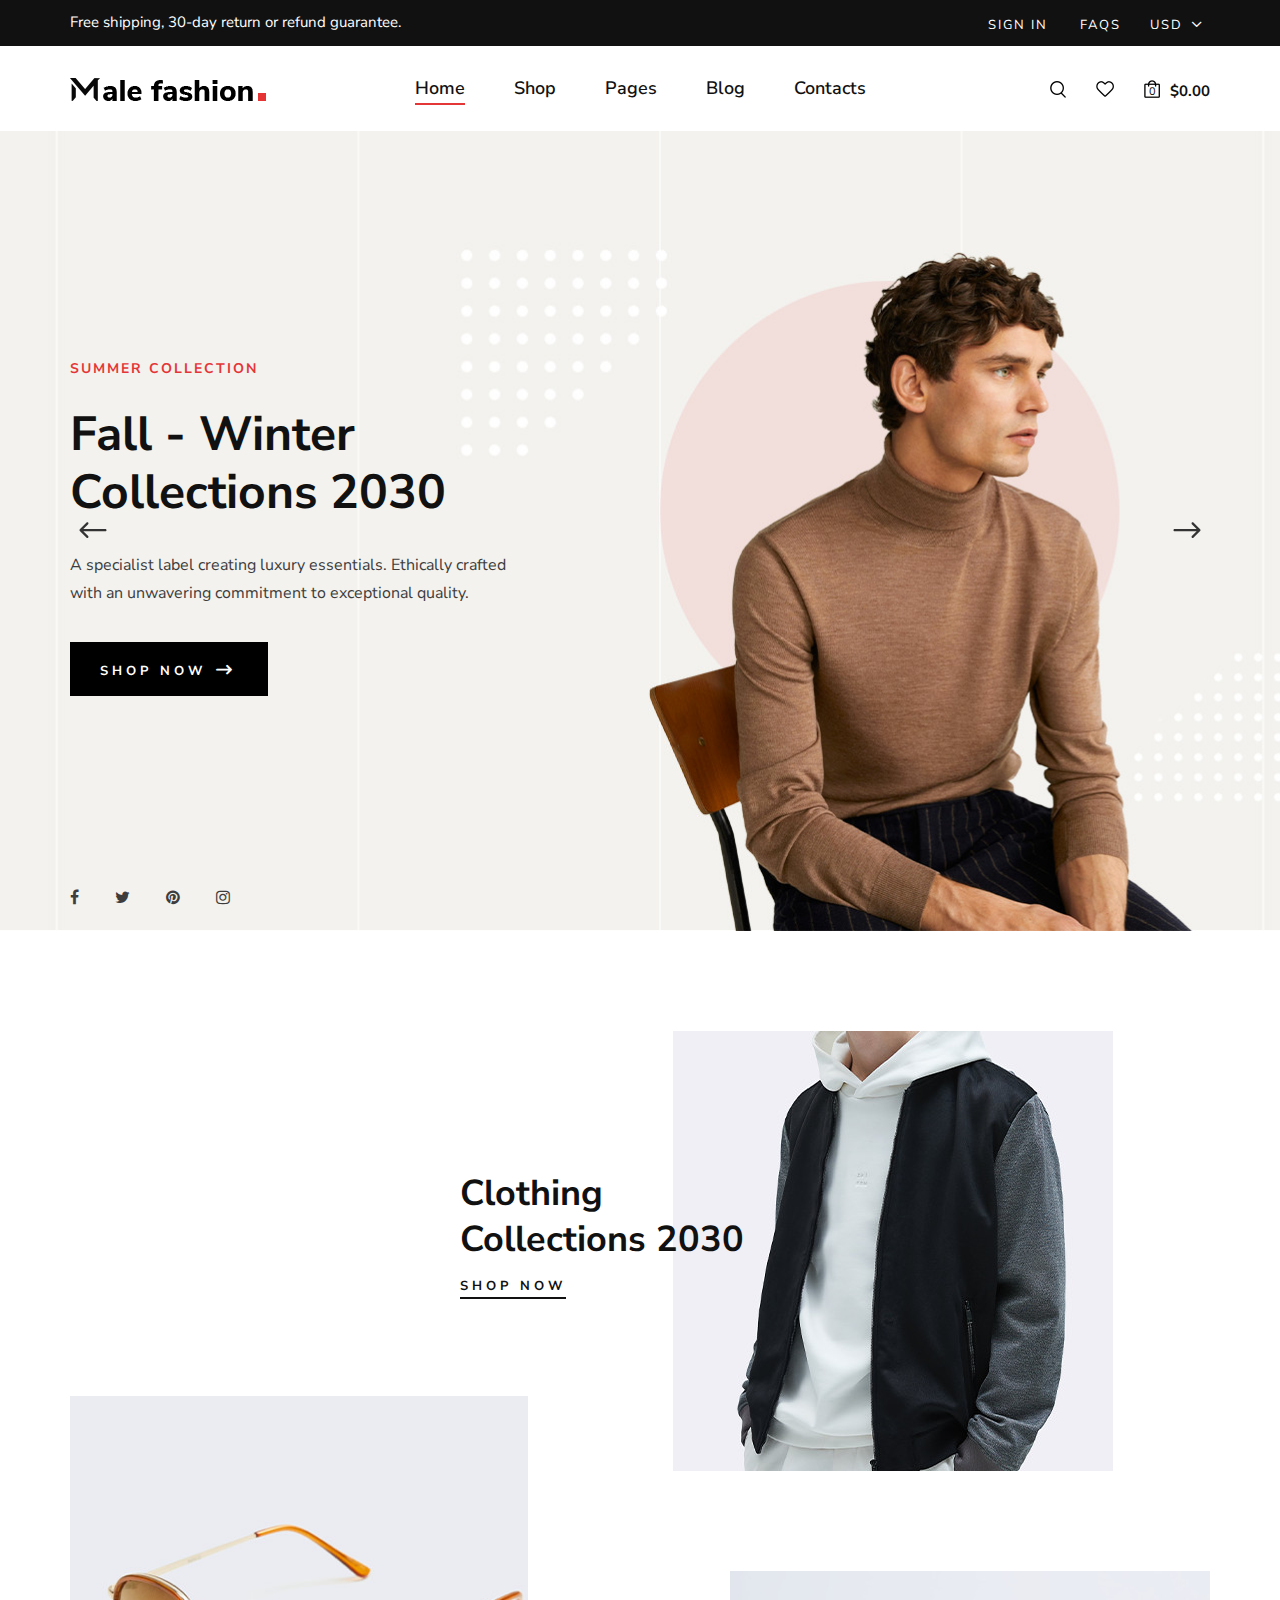
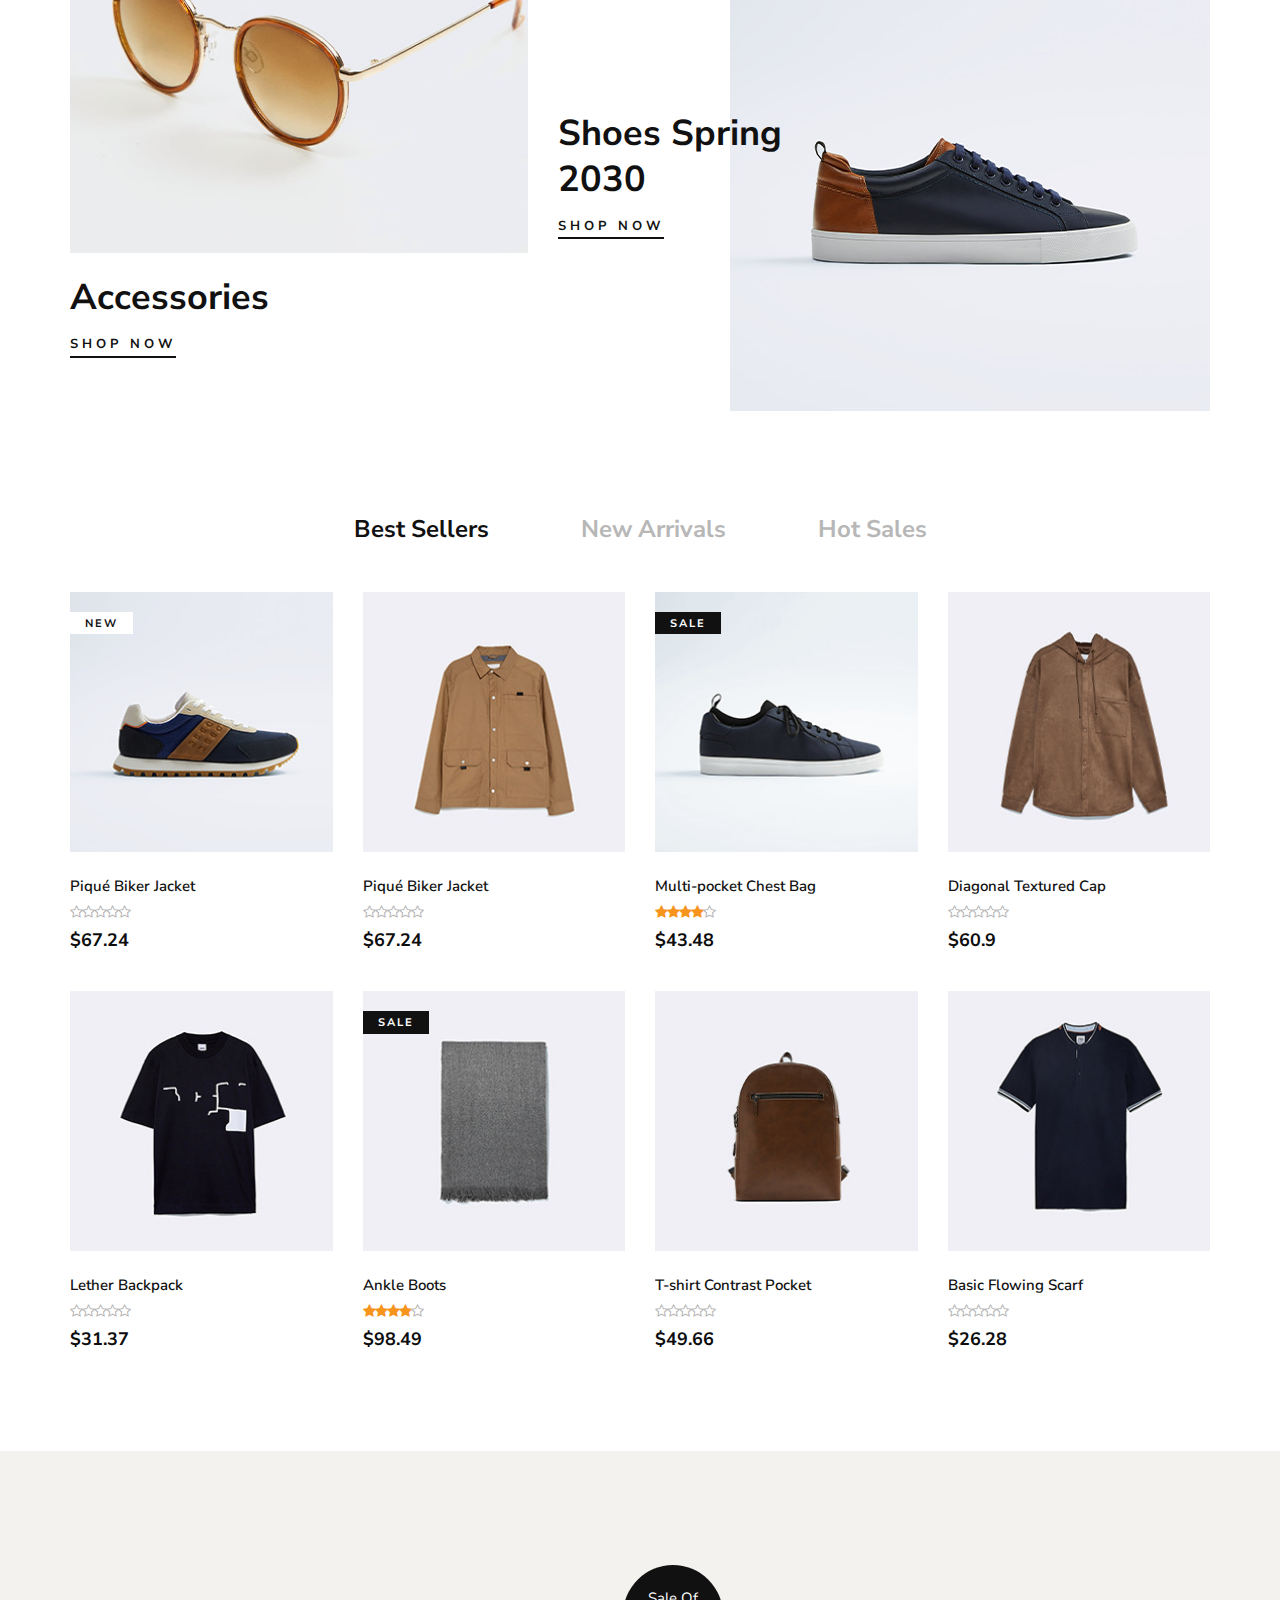
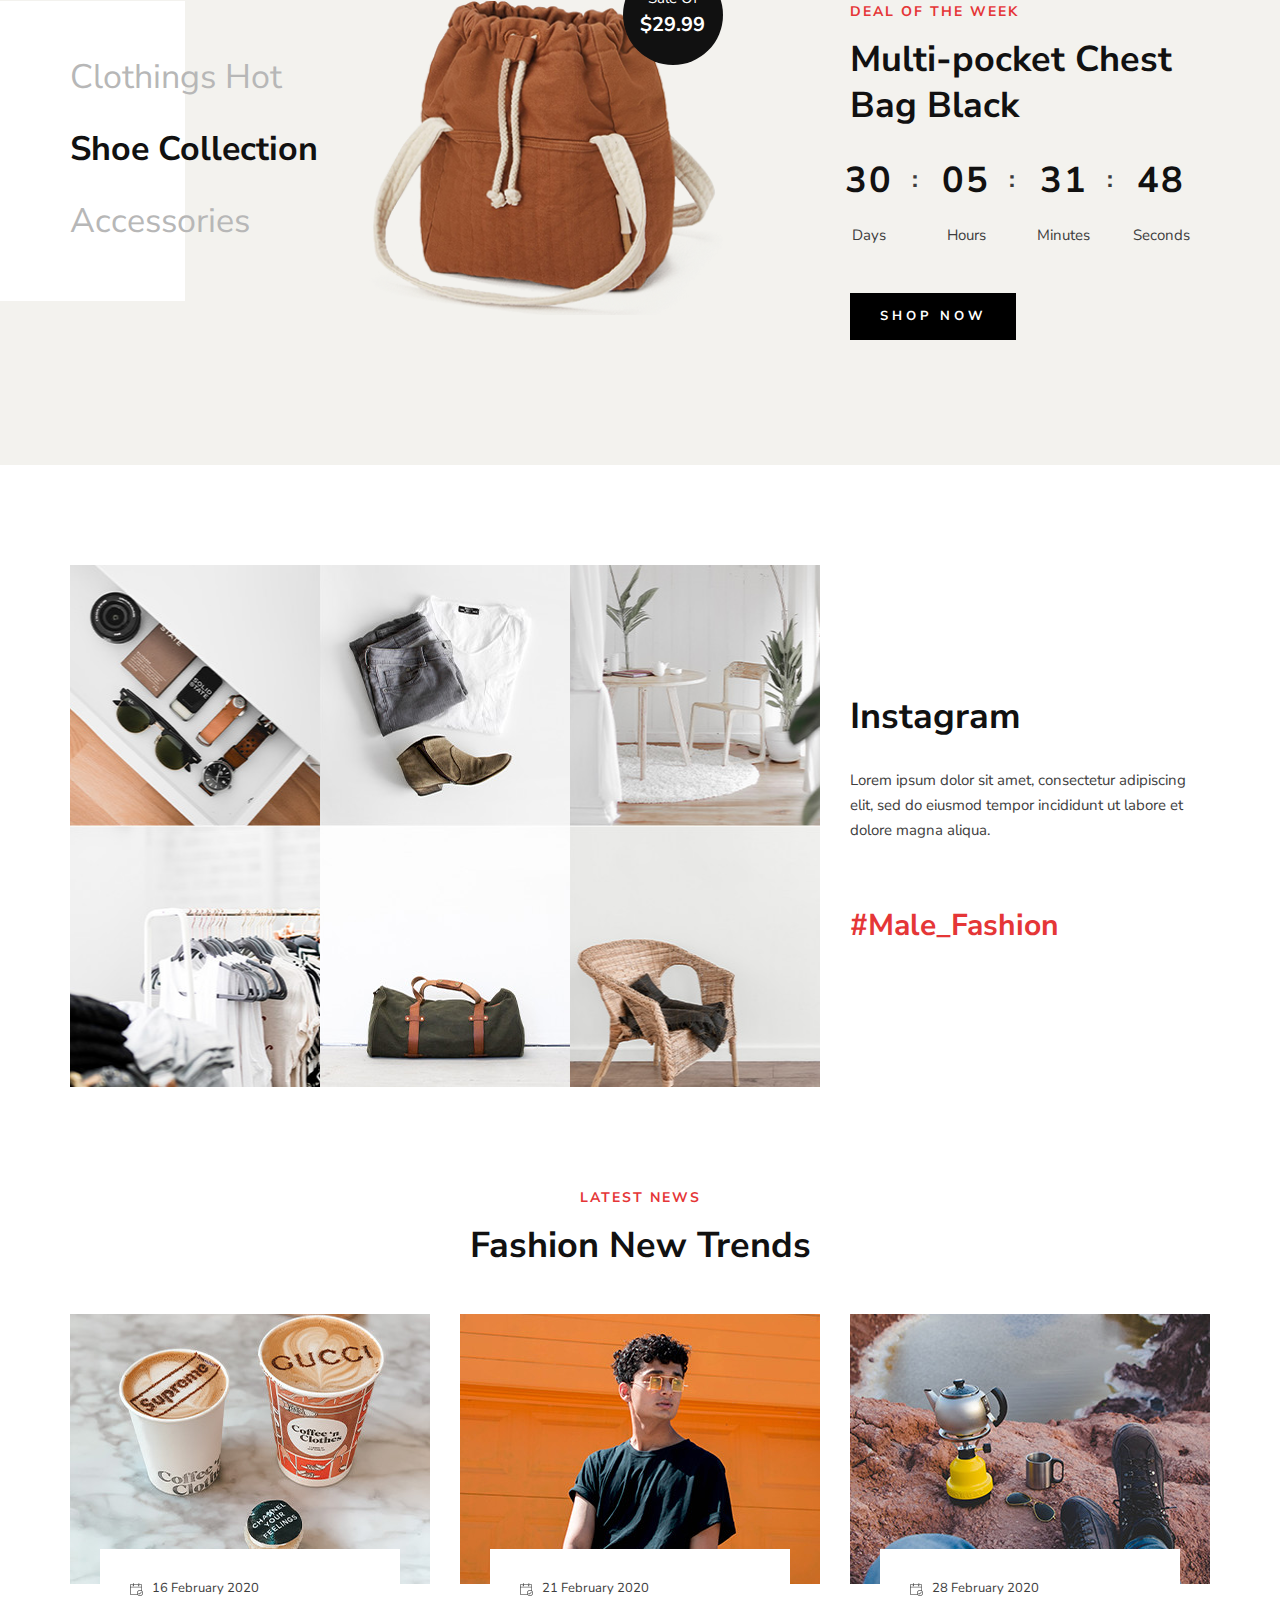
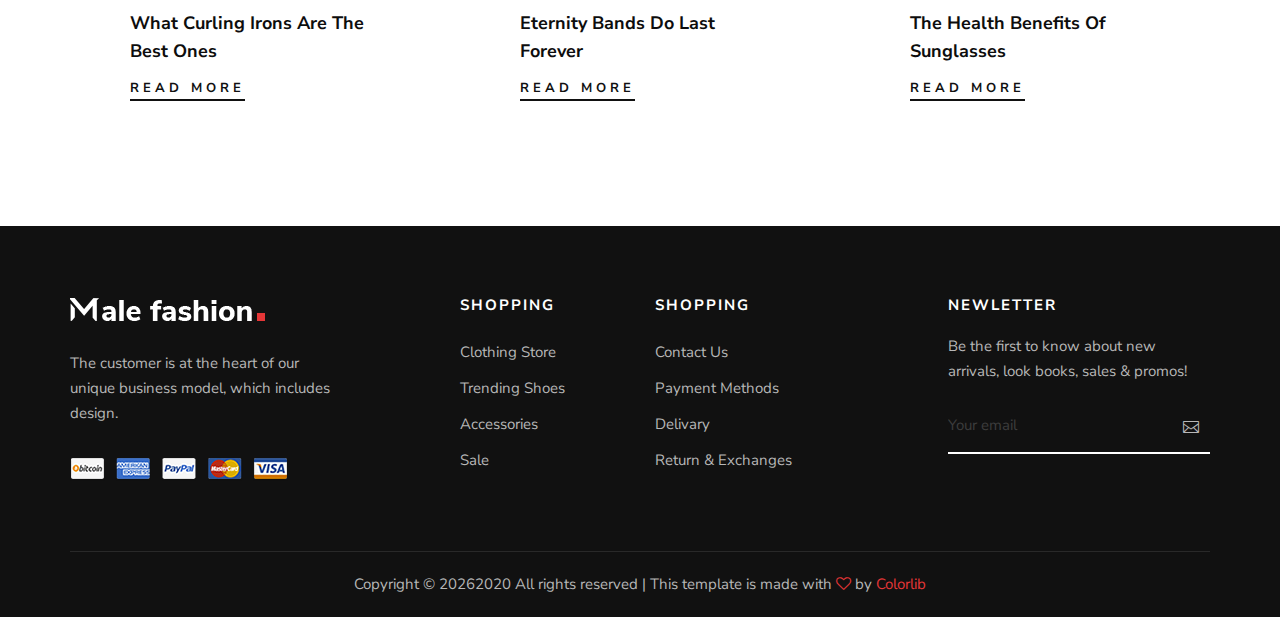
<file: web/common/index.html>
<!DOCTYPE html>
<html lang="zxx">

<head>
    <meta charset="UTF-8">
    <meta name="description" content="Male_Fashion Template">
    <meta name="keywords" content="Male_Fashion, unica, creative, html">
    <meta name="viewport" content="width=device-width, initial-scale=1.0">
    <meta http-equiv="X-UA-Compatible" content="ie=edge">
    <title>Male-Fashion | Template</title>

    <!-- Google Font -->
    <link href="https://fonts.googleapis.com/css2?family=Nunito+Sans:wght@300;400;600;700;800;900&display=swap"
    rel="stylesheet">

    <!-- Css Styles -->
    <link rel="stylesheet" href="css/bootstrap.min.css" type="text/css">
    <link rel="stylesheet" href="css/font-awesome.min.css" type="text/css">
    <link rel="stylesheet" href="css/elegant-icons.css" type="text/css">
    <link rel="stylesheet" href="css/magnific-popup.css" type="text/css">
    <link rel="stylesheet" href="css/nice-select.css" type="text/css">
    <link rel="stylesheet" href="css/owl.carousel.min.css" type="text/css">
    <link rel="stylesheet" href="css/slicknav.min.css" type="text/css">
    <link rel="stylesheet" href="css/style.css" type="text/css">
</head>

<body>
    <!-- Page Preloder -->
    <div id="preloder">
        <div class="loader"></div>
    </div>

    <!-- Offcanvas Menu Begin -->
    <div class="offcanvas-menu-overlay"></div>
    <div class="offcanvas-menu-wrapper">
        <div class="offcanvas__option">
            <div class="offcanvas__links">
                <a href="#">Sign in</a>
                <a href="#">FAQs</a>
            </div>
            <div class="offcanvas__top__hover">
                <span>Usd <i class="arrow_carrot-down"></i></span>
                <ul>
                    <li>USD</li>
                    <li>EUR</li>
                    <li>USD</li>
                </ul>
            </div>
        </div>
        <div class="offcanvas__nav__option">
            <a href="#" class="search-switch"><img src="img/icon/search.png" alt=""></a>
            <a href="#"><img src="img/icon/heart.png" alt=""></a>
            <a href="#"><img src="img/icon/cart.png" alt=""> <span>0</span></a>
            <div class="price">$0.00</div>
        </div>
        <div id="mobile-menu-wrap"></div>
        <div class="offcanvas__text">
            <p>Free shipping, 30-day return or refund guarantee.</p>
        </div>
    </div>
    <!-- Offcanvas Menu End -->

    <!-- Header Section Begin -->
    <header class="header">
        <div class="header__top">
            <div class="container">
                <div class="row">
                    <div class="col-lg-6 col-md-7">
                        <div class="header__top__left">
                            <p>Free shipping, 30-day return or refund guarantee.</p>
                        </div>
                    </div>
                    <div class="col-lg-6 col-md-5">
                        <div class="header__top__right">
                            <div class="header__top__links">
                                <a href="#">Sign in</a>
                                <a href="#">FAQs</a>
                            </div>
                            <div class="header__top__hover">
                                <span>Usd <i class="arrow_carrot-down"></i></span>
                                <ul>
                                    <li>USD</li>
                                    <li>EUR</li>
                                    <li>USD</li>
                                </ul>
                            </div>
                        </div>
                    </div>
                </div>
            </div>
        </div>
        <div class="container">
            <div class="row">
                <div class="col-lg-3 col-md-3">
                    <div class="header__logo">
                        <a href="./index.html"><img src="img/logo.png" alt=""></a>
                    </div>
                </div>
                <div class="col-lg-6 col-md-6">
                    <nav class="header__menu mobile-menu">
                        <ul>
                            <li class="active"><a href="./index.html">Home</a></li>
                            <li><a href="./shop.html">Shop</a></li>
                            <li><a href="#">Pages</a>
                                <ul class="dropdown">
                                    <li><a href="./about.html">About Us</a></li>
                                    <li><a href="./shop-details.html">Shop Details</a></li>
                                    <li><a href="./shopping-cart.html">Shopping Cart</a></li>
                                    <li><a href="./checkout.html">Check Out</a></li>
                                    <li><a href="./blog-details.html">Blog Details</a></li>
                                </ul>
                            </li>
                            <li><a href="./blog.html">Blog</a></li>
                            <li><a href="./contact.html">Contacts</a></li>
                        </ul>
                    </nav>
                </div>
                <div class="col-lg-3 col-md-3">
                    <div class="header__nav__option">
                        <a href="#" class="search-switch"><img src="img/icon/search.png" alt=""></a>
                        <a href="#"><img src="img/icon/heart.png" alt=""></a>
                        <a href="#"><img src="img/icon/cart.png" alt=""> <span>0</span></a>
                        <div class="price">$0.00</div>
                    </div>
                </div>
            </div>
            <div class="canvas__open"><i class="fa fa-bars"></i></div>
        </div>
    </header>
    <!-- Header Section End -->

    <!-- Hero Section Begin -->
    <section class="hero">
        <div class="hero__slider owl-carousel">
            <div class="hero__items set-bg" data-setbg="img/hero/hero-1.jpg">
                <div class="container">
                    <div class="row">
                        <div class="col-xl-5 col-lg-7 col-md-8">
                            <div class="hero__text">
                                <h6>Summer Collection</h6>
                                <h2>Fall - Winter Collections 2030</h2>
                                <p>A specialist label creating luxury essentials. Ethically crafted with an unwavering
                                commitment to exceptional quality.</p>
                                <a href="#" class="primary-btn">Shop now <span class="arrow_right"></span></a>
                                <div class="hero__social">
                                    <a href="#"><i class="fa fa-facebook"></i></a>
                                    <a href="#"><i class="fa fa-twitter"></i></a>
                                    <a href="#"><i class="fa fa-pinterest"></i></a>
                                    <a href="#"><i class="fa fa-instagram"></i></a>
                                </div>
                            </div>
                        </div>
                    </div>
                </div>
            </div>
            <div class="hero__items set-bg" data-setbg="img/hero/hero-2.jpg">
                <div class="container">
                    <div class="row">
                        <div class="col-xl-5 col-lg-7 col-md-8">
                            <div class="hero__text">
                                <h6>Summer Collection</h6>
                                <h2>Fall - Winter Collections 2030</h2>
                                <p>A specialist label creating luxury essentials. Ethically crafted with an unwavering
                                commitment to exceptional quality.</p>
                                <a href="#" class="primary-btn">Shop now <span class="arrow_right"></span></a>
                                <div class="hero__social">
                                    <a href="#"><i class="fa fa-facebook"></i></a>
                                    <a href="#"><i class="fa fa-twitter"></i></a>
                                    <a href="#"><i class="fa fa-pinterest"></i></a>
                                    <a href="#"><i class="fa fa-instagram"></i></a>
                                </div>
                            </div>
                        </div>
                    </div>
                </div>
            </div>
        </div>
    </section>
    <!-- Hero Section End -->

    <!-- Banner Section Begin -->
    <section class="banner spad">
        <div class="container">
            <div class="row">
                <div class="col-lg-7 offset-lg-4">
                    <div class="banner__item">
                        <div class="banner__item__pic">
                            <img src="img/banner/banner-1.jpg" alt="">
                        </div>
                        <div class="banner__item__text">
                            <h2>Clothing Collections 2030</h2>
                            <a href="#">Shop now</a>
                        </div>
                    </div>
                </div>
                <div class="col-lg-5">
                    <div class="banner__item banner__item--middle">
                        <div class="banner__item__pic">
                            <img src="img/banner/banner-2.jpg" alt="">
                        </div>
                        <div class="banner__item__text">
                            <h2>Accessories</h2>
                            <a href="#">Shop now</a>
                        </div>
                    </div>
                </div>
                <div class="col-lg-7">
                    <div class="banner__item banner__item--last">
                        <div class="banner__item__pic">
                            <img src="img/banner/banner-3.jpg" alt="">
                        </div>
                        <div class="banner__item__text">
                            <h2>Shoes Spring 2030</h2>
                            <a href="#">Shop now</a>
                        </div>
                    </div>
                </div>
            </div>
        </div>
    </section>
    <!-- Banner Section End -->

    <!-- Product Section Begin -->
    <section class="product spad">
        <div class="container">
            <div class="row">
                <div class="col-lg-12">
                    <ul class="filter__controls">
                        <li class="active" data-filter="*">Best Sellers</li>
                        <li data-filter=".new-arrivals">New Arrivals</li>
                        <li data-filter=".hot-sales">Hot Sales</li>
                    </ul>
                </div>
            </div>
            <div class="row product__filter">
                <div class="col-lg-3 col-md-6 col-sm-6 col-md-6 col-sm-6 mix new-arrivals">
                    <div class="product__item">
                        <div class="product__item__pic set-bg" data-setbg="img/product/product-1.jpg">
                            <span class="label">New</span>
                            <ul class="product__hover">
                                <li><a href="#"><img src="img/icon/heart.png" alt=""></a></li>
                                <li><a href="#"><img src="img/icon/compare.png" alt=""> <span>Compare</span></a></li>
                                <li><a href="#"><img src="img/icon/search.png" alt=""></a></li>
                            </ul>
                        </div>
                        <div class="product__item__text">
                            <h6>Piqué Biker Jacket</h6>
                            <a href="#" class="add-cart">+ Add To Cart</a>
                            <div class="rating">
                                <i class="fa fa-star-o"></i>
                                <i class="fa fa-star-o"></i>
                                <i class="fa fa-star-o"></i>
                                <i class="fa fa-star-o"></i>
                                <i class="fa fa-star-o"></i>
                            </div>
                            <h5>$67.24</h5>
                            <div class="product__color__select">
                                <label for="pc-1">
                                    <input type="radio" id="pc-1">
                                </label>
                                <label class="active black" for="pc-2">
                                    <input type="radio" id="pc-2">
                                </label>
                                <label class="grey" for="pc-3">
                                    <input type="radio" id="pc-3">
                                </label>
                            </div>
                        </div>
                    </div>
                </div>
                <div class="col-lg-3 col-md-6 col-sm-6 col-md-6 col-sm-6 mix hot-sales">
                    <div class="product__item">
                        <div class="product__item__pic set-bg" data-setbg="img/product/product-2.jpg">
                            <ul class="product__hover">
                                <li><a href="#"><img src="img/icon/heart.png" alt=""></a></li>
                                <li><a href="#"><img src="img/icon/compare.png" alt=""> <span>Compare</span></a></li>
                                <li><a href="#"><img src="img/icon/search.png" alt=""></a></li>
                            </ul>
                        </div>
                        <div class="product__item__text">
                            <h6>Piqué Biker Jacket</h6>
                            <a href="#" class="add-cart">+ Add To Cart</a>
                            <div class="rating">
                                <i class="fa fa-star-o"></i>
                                <i class="fa fa-star-o"></i>
                                <i class="fa fa-star-o"></i>
                                <i class="fa fa-star-o"></i>
                                <i class="fa fa-star-o"></i>
                            </div>
                            <h5>$67.24</h5>
                            <div class="product__color__select">
                                <label for="pc-4">
                                    <input type="radio" id="pc-4">
                                </label>
                                <label class="active black" for="pc-5">
                                    <input type="radio" id="pc-5">
                                </label>
                                <label class="grey" for="pc-6">
                                    <input type="radio" id="pc-6">
                                </label>
                            </div>
                        </div>
                    </div>
                </div>
                <div class="col-lg-3 col-md-6 col-sm-6 col-md-6 col-sm-6 mix new-arrivals">
                    <div class="product__item sale">
                        <div class="product__item__pic set-bg" data-setbg="img/product/product-3.jpg">
                            <span class="label">Sale</span>
                            <ul class="product__hover">
                                <li><a href="#"><img src="img/icon/heart.png" alt=""></a></li>
                                <li><a href="#"><img src="img/icon/compare.png" alt=""> <span>Compare</span></a></li>
                                <li><a href="#"><img src="img/icon/search.png" alt=""></a></li>
                            </ul>
                        </div>
                        <div class="product__item__text">
                            <h6>Multi-pocket Chest Bag</h6>
                            <a href="#" class="add-cart">+ Add To Cart</a>
                            <div class="rating">
                                <i class="fa fa-star"></i>
                                <i class="fa fa-star"></i>
                                <i class="fa fa-star"></i>
                                <i class="fa fa-star"></i>
                                <i class="fa fa-star-o"></i>
                            </div>
                            <h5>$43.48</h5>
                            <div class="product__color__select">
                                <label for="pc-7">
                                    <input type="radio" id="pc-7">
                                </label>
                                <label class="active black" for="pc-8">
                                    <input type="radio" id="pc-8">
                                </label>
                                <label class="grey" for="pc-9">
                                    <input type="radio" id="pc-9">
                                </label>
                            </div>
                        </div>
                    </div>
                </div>
                <div class="col-lg-3 col-md-6 col-sm-6 col-md-6 col-sm-6 mix hot-sales">
                    <div class="product__item">
                        <div class="product__item__pic set-bg" data-setbg="img/product/product-4.jpg">
                            <ul class="product__hover">
                                <li><a href="#"><img src="img/icon/heart.png" alt=""></a></li>
                                <li><a href="#"><img src="img/icon/compare.png" alt=""> <span>Compare</span></a></li>
                                <li><a href="#"><img src="img/icon/search.png" alt=""></a></li>
                            </ul>
                        </div>
                        <div class="product__item__text">
                            <h6>Diagonal Textured Cap</h6>
                            <a href="#" class="add-cart">+ Add To Cart</a>
                            <div class="rating">
                                <i class="fa fa-star-o"></i>
                                <i class="fa fa-star-o"></i>
                                <i class="fa fa-star-o"></i>
                                <i class="fa fa-star-o"></i>
                                <i class="fa fa-star-o"></i>
                            </div>
                            <h5>$60.9</h5>
                            <div class="product__color__select">
                                <label for="pc-10">
                                    <input type="radio" id="pc-10">
                                </label>
                                <label class="active black" for="pc-11">
                                    <input type="radio" id="pc-11">
                                </label>
                                <label class="grey" for="pc-12">
                                    <input type="radio" id="pc-12">
                                </label>
                            </div>
                        </div>
                    </div>
                </div>
                <div class="col-lg-3 col-md-6 col-sm-6 col-md-6 col-sm-6 mix new-arrivals">
                    <div class="product__item">
                        <div class="product__item__pic set-bg" data-setbg="img/product/product-5.jpg">
                            <ul class="product__hover">
                                <li><a href="#"><img src="img/icon/heart.png" alt=""></a></li>
                                <li><a href="#"><img src="img/icon/compare.png" alt=""> <span>Compare</span></a></li>
                                <li><a href="#"><img src="img/icon/search.png" alt=""></a></li>
                            </ul>
                        </div>
                        <div class="product__item__text">
                            <h6>Lether Backpack</h6>
                            <a href="#" class="add-cart">+ Add To Cart</a>
                            <div class="rating">
                                <i class="fa fa-star-o"></i>
                                <i class="fa fa-star-o"></i>
                                <i class="fa fa-star-o"></i>
                                <i class="fa fa-star-o"></i>
                                <i class="fa fa-star-o"></i>
                            </div>
                            <h5>$31.37</h5>
                            <div class="product__color__select">
                                <label for="pc-13">
                                    <input type="radio" id="pc-13">
                                </label>
                                <label class="active black" for="pc-14">
                                    <input type="radio" id="pc-14">
                                </label>
                                <label class="grey" for="pc-15">
                                    <input type="radio" id="pc-15">
                                </label>
                            </div>
                        </div>
                    </div>
                </div>
                <div class="col-lg-3 col-md-6 col-sm-6 col-md-6 col-sm-6 mix hot-sales">
                    <div class="product__item sale">
                        <div class="product__item__pic set-bg" data-setbg="img/product/product-6.jpg">
                            <span class="label">Sale</span>
                            <ul class="product__hover">
                                <li><a href="#"><img src="img/icon/heart.png" alt=""></a></li>
                                <li><a href="#"><img src="img/icon/compare.png" alt=""> <span>Compare</span></a></li>
                                <li><a href="#"><img src="img/icon/search.png" alt=""></a></li>
                            </ul>
                        </div>
                        <div class="product__item__text">
                            <h6>Ankle Boots</h6>
                            <a href="#" class="add-cart">+ Add To Cart</a>
                            <div class="rating">
                                <i class="fa fa-star"></i>
                                <i class="fa fa-star"></i>
                                <i class="fa fa-star"></i>
                                <i class="fa fa-star"></i>
                                <i class="fa fa-star-o"></i>
                            </div>
                            <h5>$98.49</h5>
                            <div class="product__color__select">
                                <label for="pc-16">
                                    <input type="radio" id="pc-16">
                                </label>
                                <label class="active black" for="pc-17">
                                    <input type="radio" id="pc-17">
                                </label>
                                <label class="grey" for="pc-18">
                                    <input type="radio" id="pc-18">
                                </label>
                            </div>
                        </div>
                    </div>
                </div>
                <div class="col-lg-3 col-md-6 col-sm-6 col-md-6 col-sm-6 mix new-arrivals">
                    <div class="product__item">
                        <div class="product__item__pic set-bg" data-setbg="img/product/product-7.jpg">
                            <ul class="product__hover">
                                <li><a href="#"><img src="img/icon/heart.png" alt=""></a></li>
                                <li><a href="#"><img src="img/icon/compare.png" alt=""> <span>Compare</span></a></li>
                                <li><a href="#"><img src="img/icon/search.png" alt=""></a></li>
                            </ul>
                        </div>
                        <div class="product__item__text">
                            <h6>T-shirt Contrast Pocket</h6>
                            <a href="#" class="add-cart">+ Add To Cart</a>
                            <div class="rating">
                                <i class="fa fa-star-o"></i>
                                <i class="fa fa-star-o"></i>
                                <i class="fa fa-star-o"></i>
                                <i class="fa fa-star-o"></i>
                                <i class="fa fa-star-o"></i>
                            </div>
                            <h5>$49.66</h5>
                            <div class="product__color__select">
                                <label for="pc-19">
                                    <input type="radio" id="pc-19">
                                </label>
                                <label class="active black" for="pc-20">
                                    <input type="radio" id="pc-20">
                                </label>
                                <label class="grey" for="pc-21">
                                    <input type="radio" id="pc-21">
                                </label>
                            </div>
                        </div>
                    </div>
                </div>
                <div class="col-lg-3 col-md-6 col-sm-6 col-md-6 col-sm-6 mix hot-sales">
                    <div class="product__item">
                        <div class="product__item__pic set-bg" data-setbg="img/product/product-8.jpg">
                            <ul class="product__hover">
                                <li><a href="#"><img src="img/icon/heart.png" alt=""></a></li>
                                <li><a href="#"><img src="img/icon/compare.png" alt=""> <span>Compare</span></a></li>
                                <li><a href="#"><img src="img/icon/search.png" alt=""></a></li>
                            </ul>
                        </div>
                        <div class="product__item__text">
                            <h6>Basic Flowing Scarf</h6>
                            <a href="#" class="add-cart">+ Add To Cart</a>
                            <div class="rating">
                                <i class="fa fa-star-o"></i>
                                <i class="fa fa-star-o"></i>
                                <i class="fa fa-star-o"></i>
                                <i class="fa fa-star-o"></i>
                                <i class="fa fa-star-o"></i>
                            </div>
                            <h5>$26.28</h5>
                            <div class="product__color__select">
                                <label for="pc-22">
                                    <input type="radio" id="pc-22">
                                </label>
                                <label class="active black" for="pc-23">
                                    <input type="radio" id="pc-23">
                                </label>
                                <label class="grey" for="pc-24">
                                    <input type="radio" id="pc-24">
                                </label>
                            </div>
                        </div>
                    </div>
                </div>
            </div>
        </div>
    </section>
    <!-- Product Section End -->

    <!-- Categories Section Begin -->
    <section class="categories spad">
        <div class="container">
            <div class="row">
                <div class="col-lg-3">
                    <div class="categories__text">
                        <h2>Clothings Hot <br /> <span>Shoe Collection</span> <br /> Accessories</h2>
                    </div>
                </div>
                <div class="col-lg-4">
                    <div class="categories__hot__deal">
                        <img src="img/product-sale.png" alt="">
                        <div class="hot__deal__sticker">
                            <span>Sale Of</span>
                            <h5>$29.99</h5>
                        </div>
                    </div>
                </div>
                <div class="col-lg-4 offset-lg-1">
                    <div class="categories__deal__countdown">
                        <span>Deal Of The Week</span>
                        <h2>Multi-pocket Chest Bag Black</h2>
                        <div class="categories__deal__countdown__timer" id="countdown">
                            <div class="cd-item">
                                <span>3</span>
                                <p>Days</p>
                            </div>
                            <div class="cd-item">
                                <span>1</span>
                                <p>Hours</p>
                            </div>
                            <div class="cd-item">
                                <span>50</span>
                                <p>Minutes</p>
                            </div>
                            <div class="cd-item">
                                <span>18</span>
                                <p>Seconds</p>
                            </div>
                        </div>
                        <a href="#" class="primary-btn">Shop now</a>
                    </div>
                </div>
            </div>
        </div>
    </section>
    <!-- Categories Section End -->

    <!-- Instagram Section Begin -->
    <section class="instagram spad">
        <div class="container">
            <div class="row">
                <div class="col-lg-8">
                    <div class="instagram__pic">
                        <div class="instagram__pic__item set-bg" data-setbg="img/instagram/instagram-1.jpg"></div>
                        <div class="instagram__pic__item set-bg" data-setbg="img/instagram/instagram-2.jpg"></div>
                        <div class="instagram__pic__item set-bg" data-setbg="img/instagram/instagram-3.jpg"></div>
                        <div class="instagram__pic__item set-bg" data-setbg="img/instagram/instagram-4.jpg"></div>
                        <div class="instagram__pic__item set-bg" data-setbg="img/instagram/instagram-5.jpg"></div>
                        <div class="instagram__pic__item set-bg" data-setbg="img/instagram/instagram-6.jpg"></div>
                    </div>
                </div>
                <div class="col-lg-4">
                    <div class="instagram__text">
                        <h2>Instagram</h2>
                        <p>Lorem ipsum dolor sit amet, consectetur adipiscing elit, sed do eiusmod tempor incididunt ut
                        labore et dolore magna aliqua.</p>
                        <h3>#Male_Fashion</h3>
                    </div>
                </div>
            </div>
        </div>
    </section>
    <!-- Instagram Section End -->

    <!-- Latest Blog Section Begin -->
    <section class="latest spad">
        <div class="container">
            <div class="row">
                <div class="col-lg-12">
                    <div class="section-title">
                        <span>Latest News</span>
                        <h2>Fashion New Trends</h2>
                    </div>
                </div>
            </div>
            <div class="row">
                <div class="col-lg-4 col-md-6 col-sm-6">
                    <div class="blog__item">
                        <div class="blog__item__pic set-bg" data-setbg="img/blog/blog-1.jpg"></div>
                        <div class="blog__item__text">
                            <span><img src="img/icon/calendar.png" alt=""> 16 February 2020</span>
                            <h5>What Curling Irons Are The Best Ones</h5>
                            <a href="#">Read More</a>
                        </div>
                    </div>
                </div>
                <div class="col-lg-4 col-md-6 col-sm-6">
                    <div class="blog__item">
                        <div class="blog__item__pic set-bg" data-setbg="img/blog/blog-2.jpg"></div>
                        <div class="blog__item__text">
                            <span><img src="img/icon/calendar.png" alt=""> 21 February 2020</span>
                            <h5>Eternity Bands Do Last Forever</h5>
                            <a href="#">Read More</a>
                        </div>
                    </div>
                </div>
                <div class="col-lg-4 col-md-6 col-sm-6">
                    <div class="blog__item">
                        <div class="blog__item__pic set-bg" data-setbg="img/blog/blog-3.jpg"></div>
                        <div class="blog__item__text">
                            <span><img src="img/icon/calendar.png" alt=""> 28 February 2020</span>
                            <h5>The Health Benefits Of Sunglasses</h5>
                            <a href="#">Read More</a>
                        </div>
                    </div>
                </div>
            </div>
        </div>
    </section>
    <!-- Latest Blog Section End -->

    <!-- Footer Section Begin -->
    <footer class="footer">
        <div class="container">
            <div class="row">
                <div class="col-lg-3 col-md-6 col-sm-6">
                    <div class="footer__about">
                        <div class="footer__logo">
                            <a href="#"><img src="img/footer-logo.png" alt=""></a>
                        </div>
                        <p>The customer is at the heart of our unique business model, which includes design.</p>
                        <a href="#"><img src="img/payment.png" alt=""></a>
                    </div>
                </div>
                <div class="col-lg-2 offset-lg-1 col-md-3 col-sm-6">
                    <div class="footer__widget">
                        <h6>Shopping</h6>
                        <ul>
                            <li><a href="#">Clothing Store</a></li>
                            <li><a href="#">Trending Shoes</a></li>
                            <li><a href="#">Accessories</a></li>
                            <li><a href="#">Sale</a></li>
                        </ul>
                    </div>
                </div>
                <div class="col-lg-2 col-md-3 col-sm-6">
                    <div class="footer__widget">
                        <h6>Shopping</h6>
                        <ul>
                            <li><a href="#">Contact Us</a></li>
                            <li><a href="#">Payment Methods</a></li>
                            <li><a href="#">Delivary</a></li>
                            <li><a href="#">Return & Exchanges</a></li>
                        </ul>
                    </div>
                </div>
                <div class="col-lg-3 offset-lg-1 col-md-6 col-sm-6">
                    <div class="footer__widget">
                        <h6>NewLetter</h6>
                        <div class="footer__newslatter">
                            <p>Be the first to know about new arrivals, look books, sales & promos!</p>
                            <form action="#">
                                <input type="text" placeholder="Your email">
                                <button type="submit"><span class="icon_mail_alt"></span></button>
                            </form>
                        </div>
                    </div>
                </div>
            </div>
            <div class="row">
                <div class="col-lg-12 text-center">
                    <div class="footer__copyright__text">
                        <!-- Link back to Colorlib can't be removed. Template is licensed under CC BY 3.0. -->
                        <p>Copyright ©
                            <script>
                                document.write(new Date().getFullYear());
                            </script>2020
                            All rights reserved | This template is made with <i class="fa fa-heart-o"
                            aria-hidden="true"></i> by <a href="https://colorlib.com" target="_blank">Colorlib</a>
                        </p>
                        <!-- Link back to Colorlib can't be removed. Template is licensed under CC BY 3.0. -->
                    </div>
                </div>
            </div>
        </div>
    </footer>
    <!-- Footer Section End -->

    <!-- Search Begin -->
    <div class="search-model">
        <div class="h-100 d-flex align-items-center justify-content-center">
            <div class="search-close-switch">+</div>
            <form class="search-model-form">
                <input type="text" id="search-input" placeholder="Search here.....">
            </form>
        </div>
    </div>
    <!-- Search End -->

    <!-- Js Plugins -->
    <script src="js/jquery-3.3.1.min.js"></script>
    <script src="js/bootstrap.min.js"></script>
    <script src="js/jquery.nice-select.min.js"></script>
    <script src="js/jquery.nicescroll.min.js"></script>
    <script src="js/jquery.magnific-popup.min.js"></script>
    <script src="js/jquery.countdown.min.js"></script>
    <script src="js/jquery.slicknav.js"></script>
    <script src="js/mixitup.min.js"></script>
    <script src="js/owl.carousel.min.js"></script>
    <script src="js/main.js"></script>
</body>

</html>
</file>
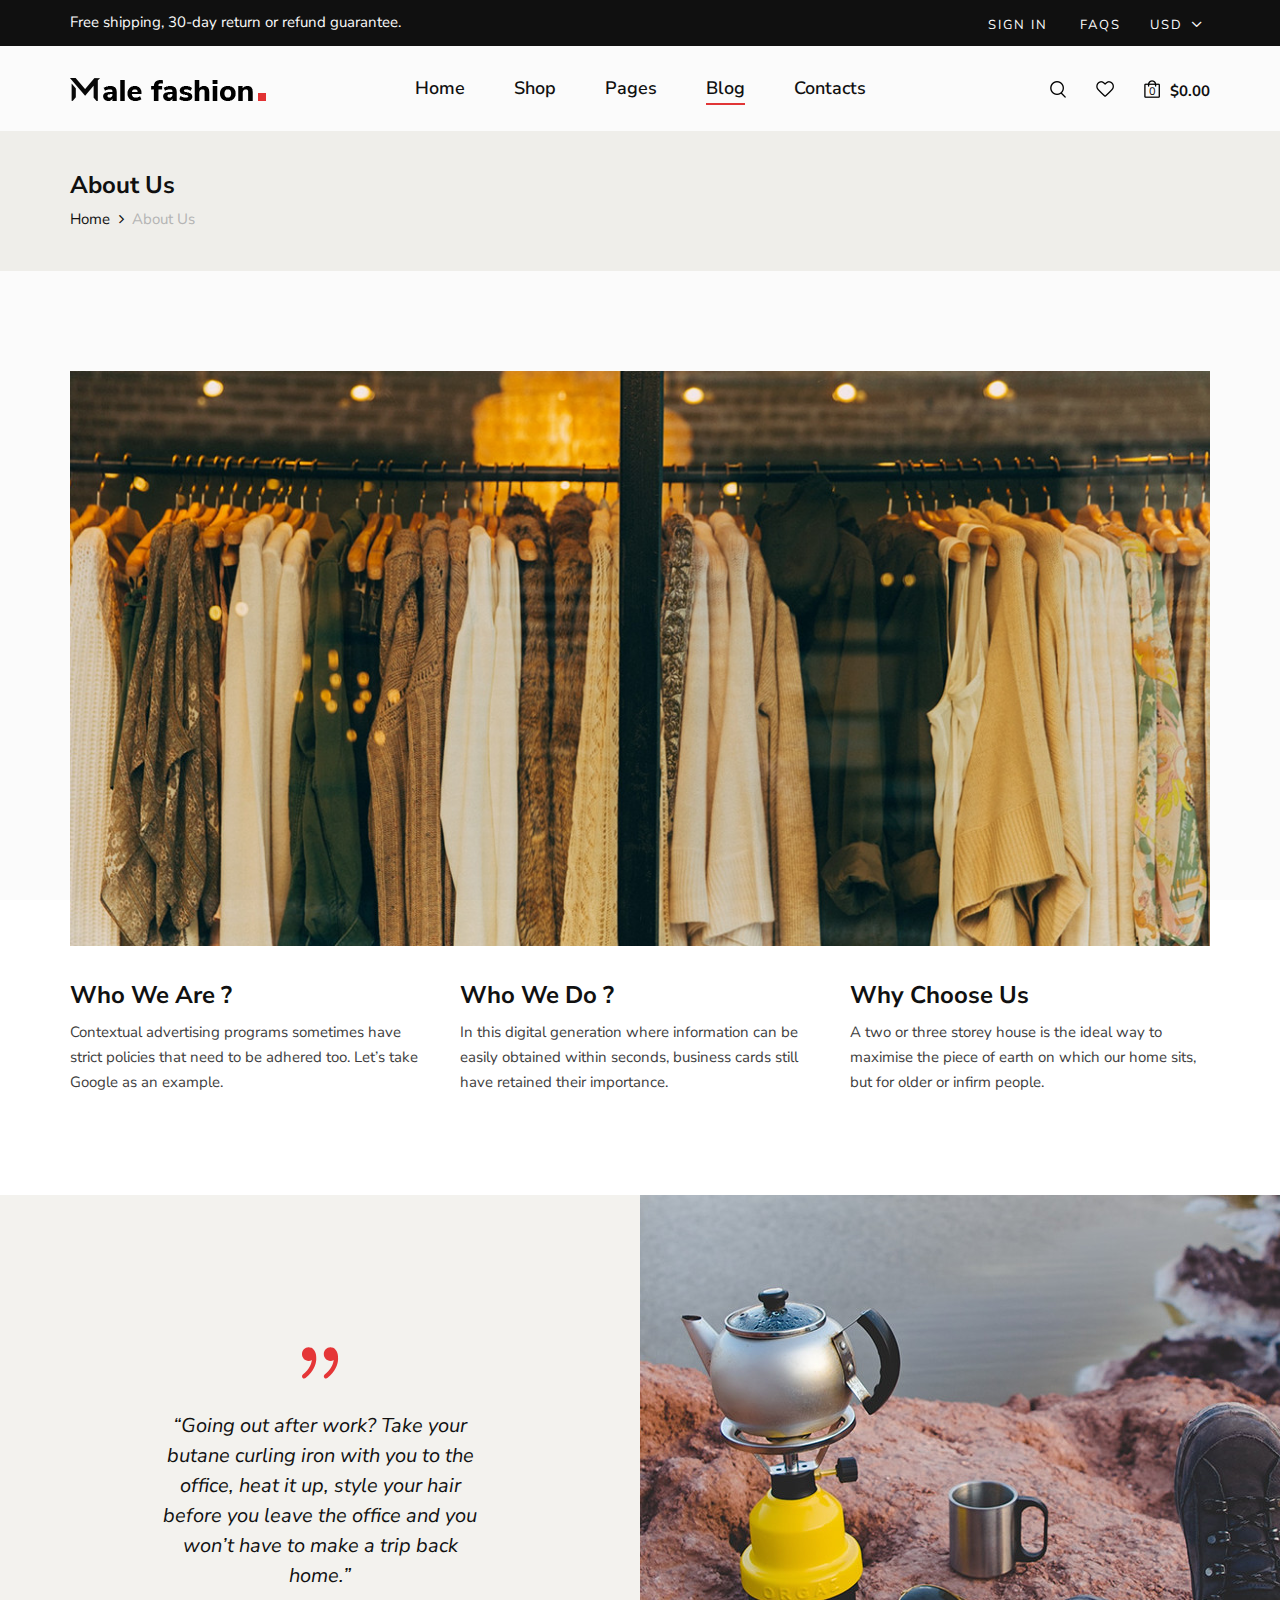
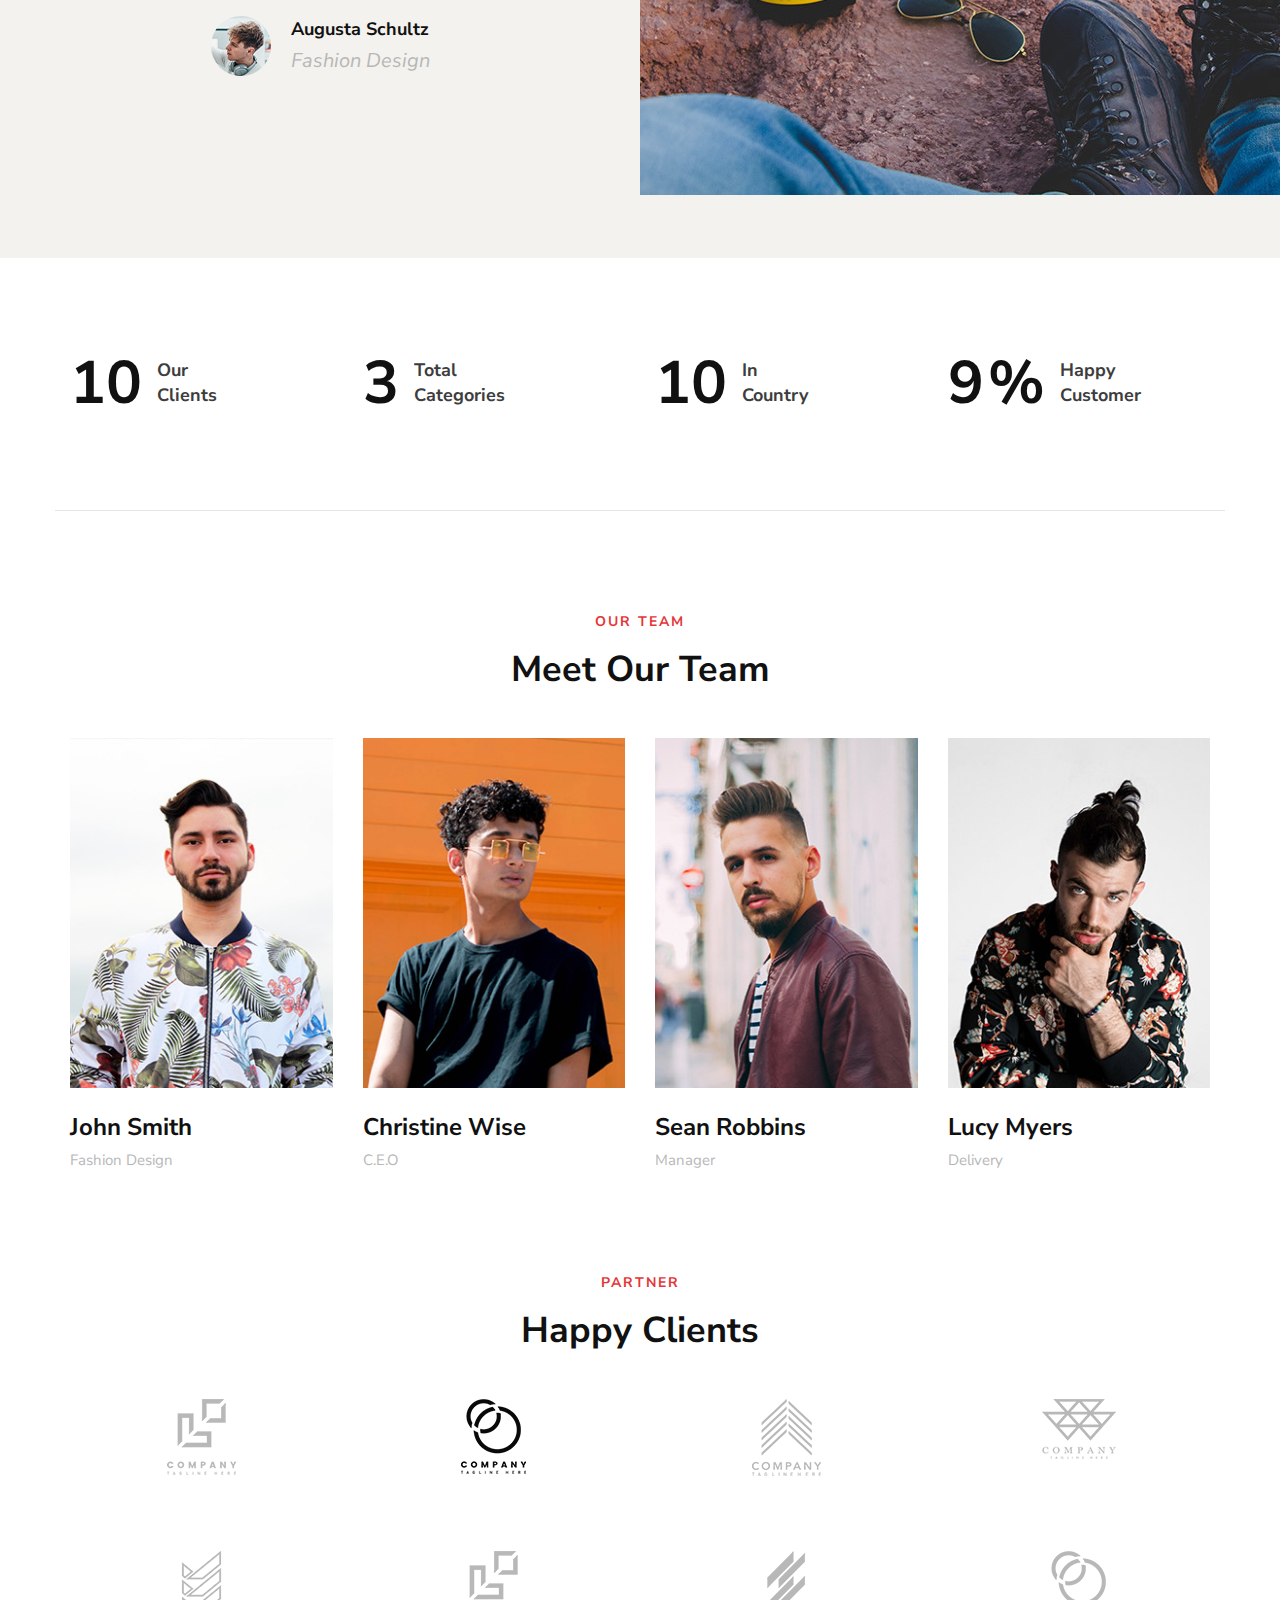
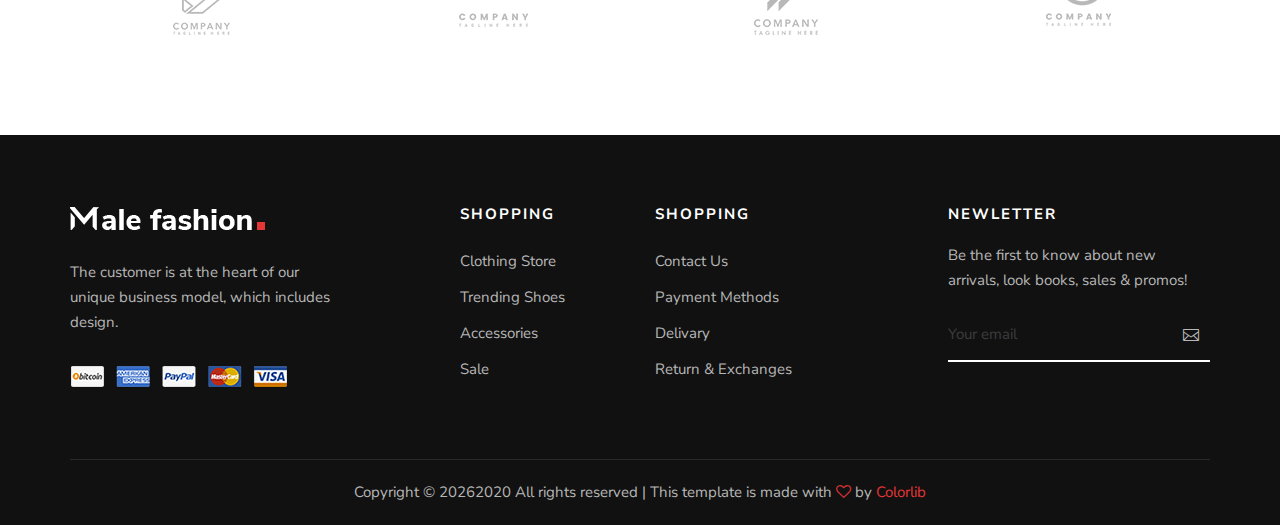
<file: web/common/about.html>
<!DOCTYPE html>
<html lang="zxx">

<head>
    <meta charset="UTF-8">
    <meta name="description" content="Male_Fashion Template">
    <meta name="keywords" content="Male_Fashion, unica, creative, html">
    <meta name="viewport" content="width=device-width, initial-scale=1.0">
    <meta http-equiv="X-UA-Compatible" content="ie=edge">
    <title>Male-Fashion | Template</title>

    <!-- Google Font -->
    <link href="https://fonts.googleapis.com/css2?family=Nunito+Sans:wght@300;400;600;700;800;900&display=swap"
    rel="stylesheet">

    <!-- Css Styles -->
    <link rel="stylesheet" href="css/bootstrap.min.css" type="text/css">
    <link rel="stylesheet" href="css/font-awesome.min.css" type="text/css">
    <link rel="stylesheet" href="css/elegant-icons.css" type="text/css">
    <link rel="stylesheet" href="css/magnific-popup.css" type="text/css">
    <link rel="stylesheet" href="css/nice-select.css" type="text/css">
    <link rel="stylesheet" href="css/owl.carousel.min.css" type="text/css">
    <link rel="stylesheet" href="css/slicknav.min.css" type="text/css">
    <link rel="stylesheet" href="css/style.css" type="text/css">
</head>

<body>
    <!-- Page Preloder -->
    <div id="preloder">
        <div class="loader"></div>
    </div>

    <!-- Offcanvas Menu Begin -->
    <div class="offcanvas-menu-overlay"></div>
    <div class="offcanvas-menu-wrapper">
        <div class="offcanvas__option">
            <div class="offcanvas__links">
                <a href="#">Sign in</a>
                <a href="#">FAQs</a>
            </div>
            <div class="offcanvas__top__hover">
                <span>Usd <i class="arrow_carrot-down"></i></span>
                <ul>
                    <li>USD</li>
                    <li>EUR</li>
                    <li>USD</li>
                </ul>
            </div>
        </div>
        <div class="offcanvas__nav__option">
            <a href="#" class="search-switch"><img src="img/icon/search.png" alt=""></a>
            <a href="#"><img src="img/icon/heart.png" alt=""></a>
            <a href="#"><img src="img/icon/cart.png" alt=""> <span>0</span></a>
            <div class="price">$0.00</div>
        </div>
        <div id="mobile-menu-wrap"></div>
        <div class="offcanvas__text">
            <p>Free shipping, 30-day return or refund guarantee.</p>
        </div>
    </div>
    <!-- Offcanvas Menu End -->

    <!-- Header Section Begin -->
    <header class="header">
        <div class="header__top">
            <div class="container">
                <div class="row">
                    <div class="col-lg-6 col-md-7">
                        <div class="header__top__left">
                            <p>Free shipping, 30-day return or refund guarantee.</p>
                        </div>
                    </div>
                    <div class="col-lg-6 col-md-5">
                        <div class="header__top__right">
                            <div class="header__top__links">
                                <a href="#">Sign in</a>
                                <a href="#">FAQs</a>
                            </div>
                            <div class="header__top__hover">
                                <span>Usd <i class="arrow_carrot-down"></i></span>
                                <ul>
                                    <li>USD</li>
                                    <li>EUR</li>
                                    <li>USD</li>
                                </ul>
                            </div>
                        </div>
                    </div>
                </div>
            </div>
        </div>
        <div class="container">
            <div class="row">
                <div class="col-lg-3 col-md-3">
                    <div class="header__logo">
                        <a href="./index.html"><img src="img/logo.png" alt=""></a>
                    </div>
                </div>
                <div class="col-lg-6 col-md-6">
                    <nav class="header__menu mobile-menu">
                        <ul>
                            <li><a href="./index.html">Home</a></li>
                            <li><a href="./shop.html">Shop</a></li>
                            <li><a href="#">Pages</a>
                                <ul class="dropdown">
                                    <li><a href="./about.html">About Us</a></li>
                                    <li><a href="./shop-details.html">Shop Details</a></li>
                                    <li><a href="./shopping-cart.html">Shopping Cart</a></li>
                                    <li><a href="./checkout.html">Check Out</a></li>
                                    <li><a href="./blog-details.html">Blog Details</a></li>
                                </ul>
                            </li>
                            <li class="active"><a href="./blog.html">Blog</a></li>
                            <li><a href="./contact.html">Contacts</a></li>
                        </ul>
                    </nav>
                </div>
                <div class="col-lg-3 col-md-3">
                    <div class="header__nav__option">
                        <a href="#" class="search-switch"><img src="img/icon/search.png" alt=""></a>
                        <a href="#"><img src="img/icon/heart.png" alt=""></a>
                        <a href="#"><img src="img/icon/cart.png" alt=""> <span>0</span></a>
                        <div class="price">$0.00</div>
                    </div>
                </div>
            </div>
            <div class="canvas__open"><i class="fa fa-bars"></i></div>
        </div>
    </header>
    <!-- Header Section End -->

    <!-- Breadcrumb Section Begin -->
    <section class="breadcrumb-option">
        <div class="container">
            <div class="row">
                <div class="col-lg-12">
                    <div class="breadcrumb__text">
                        <h4>About Us</h4>
                        <div class="breadcrumb__links">
                            <a href="./index.html">Home</a>
                            <span>About Us</span>
                        </div>
                    </div>
                </div>
            </div>
        </div>
    </section>
    <!-- Breadcrumb Section End -->

    <!-- About Section Begin -->
    <section class="about spad">
        <div class="container">
            <div class="row">
                <div class="col-lg-12">
                    <div class="about__pic">
                        <img src="img/about/about-us.jpg" alt="">
                    </div>
                </div>
            </div>
            <div class="row">
                <div class="col-lg-4 col-md-4 col-sm-6">
                    <div class="about__item">
                        <h4>Who We Are ?</h4>
                        <p>Contextual advertising programs sometimes have strict policies that need to be adhered too.
                        Let’s take Google as an example.</p>
                    </div>
                </div>
                <div class="col-lg-4 col-md-4 col-sm-6">
                    <div class="about__item">
                        <h4>Who We Do ?</h4>
                        <p>In this digital generation where information can be easily obtained within seconds, business
                        cards still have retained their importance.</p>
                    </div>
                </div>
                <div class="col-lg-4 col-md-4 col-sm-6">
                    <div class="about__item">
                        <h4>Why Choose Us</h4>
                        <p>A two or three storey house is the ideal way to maximise the piece of earth on which our home
                        sits, but for older or infirm people.</p>
                    </div>
                </div>
            </div>
        </div>
    </section>
    <!-- About Section End -->

    <!-- Testimonial Section Begin -->
    <section class="testimonial">
        <div class="container-fluid">
            <div class="row">
                <div class="col-lg-6 p-0">
                    <div class="testimonial__text">
                        <span class="icon_quotations"></span>
                        <p>“Going out after work? Take your butane curling iron with you to the office, heat it up,
                            style your hair before you leave the office and you won’t have to make a trip back home.”
                        </p>
                        <div class="testimonial__author">
                            <div class="testimonial__author__pic">
                                <img src="img/about/testimonial-author.jpg" alt="">
                            </div>
                            <div class="testimonial__author__text">
                                <h5>Augusta Schultz</h5>
                                <p>Fashion Design</p>
                            </div>
                        </div>
                    </div>
                </div>
                <div class="col-lg-6 p-0">
                    <div class="testimonial__pic set-bg" data-setbg="img/about/testimonial-pic.jpg"></div>
                </div>
            </div>
        </div>
    </section>
    <!-- Testimonial Section End -->

    <!-- Counter Section Begin -->
    <section class="counter spad">
        <div class="container">
            <div class="row">
                <div class="col-lg-3 col-md-6 col-sm-6">
                    <div class="counter__item">
                        <div class="counter__item__number">
                            <h2 class="cn_num">102</h2>
                        </div>
                        <span>Our <br />Clients</span>
                    </div>
                </div>
                <div class="col-lg-3 col-md-6 col-sm-6">
                    <div class="counter__item">
                        <div class="counter__item__number">
                            <h2 class="cn_num">30</h2>
                        </div>
                        <span>Total <br />Categories</span>
                    </div>
                </div>
                <div class="col-lg-3 col-md-6 col-sm-6">
                    <div class="counter__item">
                        <div class="counter__item__number">
                            <h2 class="cn_num">102</h2>
                        </div>
                        <span>In <br />Country</span>
                    </div>
                </div>
                <div class="col-lg-3 col-md-6 col-sm-6">
                    <div class="counter__item">
                        <div class="counter__item__number">
                            <h2 class="cn_num">98</h2>
                            <strong>%</strong>
                        </div>
                        <span>Happy <br />Customer</span>
                    </div>
                </div>
            </div>
        </div>
    </section>
    <!-- Counter Section End -->

    <!-- Team Section Begin -->
    <section class="team spad">
        <div class="container">
            <div class="row">
                <div class="col-lg-12">
                    <div class="section-title">
                        <span>Our Team</span>
                        <h2>Meet Our Team</h2>
                    </div>
                </div>
            </div>
            <div class="row">
                <div class="col-lg-3 col-md-6 col-sm-6">
                    <div class="team__item">
                        <img src="img/about/team-1.jpg" alt="">
                        <h4>John Smith</h4>
                        <span>Fashion Design</span>
                    </div>
                </div>
                <div class="col-lg-3 col-md-6 col-sm-6">
                    <div class="team__item">
                        <img src="img/about/team-2.jpg" alt="">
                        <h4>Christine Wise</h4>
                        <span>C.E.O</span>
                    </div>
                </div>
                <div class="col-lg-3 col-md-6 col-sm-6">
                    <div class="team__item">
                        <img src="img/about/team-3.jpg" alt="">
                        <h4>Sean Robbins</h4>
                        <span>Manager</span>
                    </div>
                </div>
                <div class="col-lg-3 col-md-6 col-sm-6">
                    <div class="team__item">
                        <img src="img/about/team-4.jpg" alt="">
                        <h4>Lucy Myers</h4>
                        <span>Delivery</span>
                    </div>
                </div>
            </div>
        </div>
    </section>
    <!-- Team Section End -->

    <!-- Client Section Begin -->
    <section class="clients spad">
        <div class="container">
            <div class="row">
                <div class="col-lg-12">
                    <div class="section-title">
                        <span>Partner</span>
                        <h2>Happy Clients</h2>
                    </div>
                </div>
            </div>
            <div class="row">
                <div class="col-lg-3 col-md-4 col-sm-4 col-6">
                    <a href="#" class="client__item"><img src="img/clients/client-1.png" alt=""></a>
                </div>
                <div class="col-lg-3 col-md-4 col-sm-4 col-6">
                    <a href="#" class="client__item"><img src="img/clients/client-2.png" alt=""></a>
                </div>
                <div class="col-lg-3 col-md-4 col-sm-4 col-6">
                    <a href="#" class="client__item"><img src="img/clients/client-3.png" alt=""></a>
                </div>
                <div class="col-lg-3 col-md-4 col-sm-4 col-6">
                    <a href="#" class="client__item"><img src="img/clients/client-4.png" alt=""></a>
                </div>
                <div class="col-lg-3 col-md-4 col-sm-4 col-6">
                    <a href="#" class="client__item"><img src="img/clients/client-5.png" alt=""></a>
                </div>
                <div class="col-lg-3 col-md-4 col-sm-4 col-6">
                    <a href="#" class="client__item"><img src="img/clients/client-6.png" alt=""></a>
                </div>
                <div class="col-lg-3 col-md-4 col-sm-4 col-6">
                    <a href="#" class="client__item"><img src="img/clients/client-7.png" alt=""></a>
                </div>
                <div class="col-lg-3 col-md-4 col-sm-4 col-6">
                    <a href="#" class="client__item"><img src="img/clients/client-8.png" alt=""></a>
                </div>
            </div>
        </div>
    </section>
    <!-- Client Section End -->

    <!-- Footer Section Begin -->
    <footer class="footer">
        <div class="container">
            <div class="row">
                <div class="col-lg-3 col-md-6 col-sm-6">
                    <div class="footer__about">
                        <div class="footer__logo">
                            <a href="#"><img src="img/footer-logo.png" alt=""></a>
                        </div>
                        <p>The customer is at the heart of our unique business model, which includes design.</p>
                        <a href="#"><img src="img/payment.png" alt=""></a>
                    </div>
                </div>
                <div class="col-lg-2 offset-lg-1 col-md-3 col-sm-6">
                    <div class="footer__widget">
                        <h6>Shopping</h6>
                        <ul>
                            <li><a href="#">Clothing Store</a></li>
                            <li><a href="#">Trending Shoes</a></li>
                            <li><a href="#">Accessories</a></li>
                            <li><a href="#">Sale</a></li>
                        </ul>
                    </div>
                </div>
                <div class="col-lg-2 col-md-3 col-sm-6">
                    <div class="footer__widget">
                        <h6>Shopping</h6>
                        <ul>
                            <li><a href="#">Contact Us</a></li>
                            <li><a href="#">Payment Methods</a></li>
                            <li><a href="#">Delivary</a></li>
                            <li><a href="#">Return & Exchanges</a></li>
                        </ul>
                    </div>
                </div>
                <div class="col-lg-3 offset-lg-1 col-md-6 col-sm-6">
                    <div class="footer__widget">
                        <h6>NewLetter</h6>
                        <div class="footer__newslatter">
                            <p>Be the first to know about new arrivals, look books, sales & promos!</p>
                            <form action="#">
                                <input type="text" placeholder="Your email">
                                <button type="submit"><span class="icon_mail_alt"></span></button>
                            </form>
                        </div>
                    </div>
                </div>
            </div>
            <div class="row">
                <div class="col-lg-12 text-center">
                    <div class="footer__copyright__text">
                        <!-- Link back to Colorlib can't be removed. Template is licensed under CC BY 3.0. -->
                        <p>Copyright ©
                            <script>
                                document.write(new Date().getFullYear());
                            </script>2020
                            All rights reserved | This template is made with <i class="fa fa-heart-o"
                            aria-hidden="true"></i> by <a href="https://colorlib.com" target="_blank">Colorlib</a>
                        </p>
                        <!-- Link back to Colorlib can't be removed. Template is licensed under CC BY 3.0. -->
                    </div>
                </div>
            </div>
        </div>
    </footer>
    <!-- Footer Section End -->

    <!-- Search Begin -->
    <div class="search-model">
        <div class="h-100 d-flex align-items-center justify-content-center">
            <div class="search-close-switch">+</div>
            <form class="search-model-form">
                <input type="text" id="search-input" placeholder="Search here.....">
            </form>
        </div>
    </div>
    <!-- Search End -->

    <!-- Js Plugins -->
    <script src="js/jquery-3.3.1.min.js"></script>
    <script src="js/bootstrap.min.js"></script>
    <script src="js/jquery.nice-select.min.js"></script>
    <script src="js/jquery.nicescroll.min.js"></script>
    <script src="js/jquery.magnific-popup.min.js"></script>
    <script src="js/jquery.countdown.min.js"></script>
    <script src="js/jquery.slicknav.js"></script>
    <script src="js/mixitup.min.js"></script>
    <script src="js/owl.carousel.min.js"></script>
    <script src="js/main.js"></script>
</body>

</html>
</file>
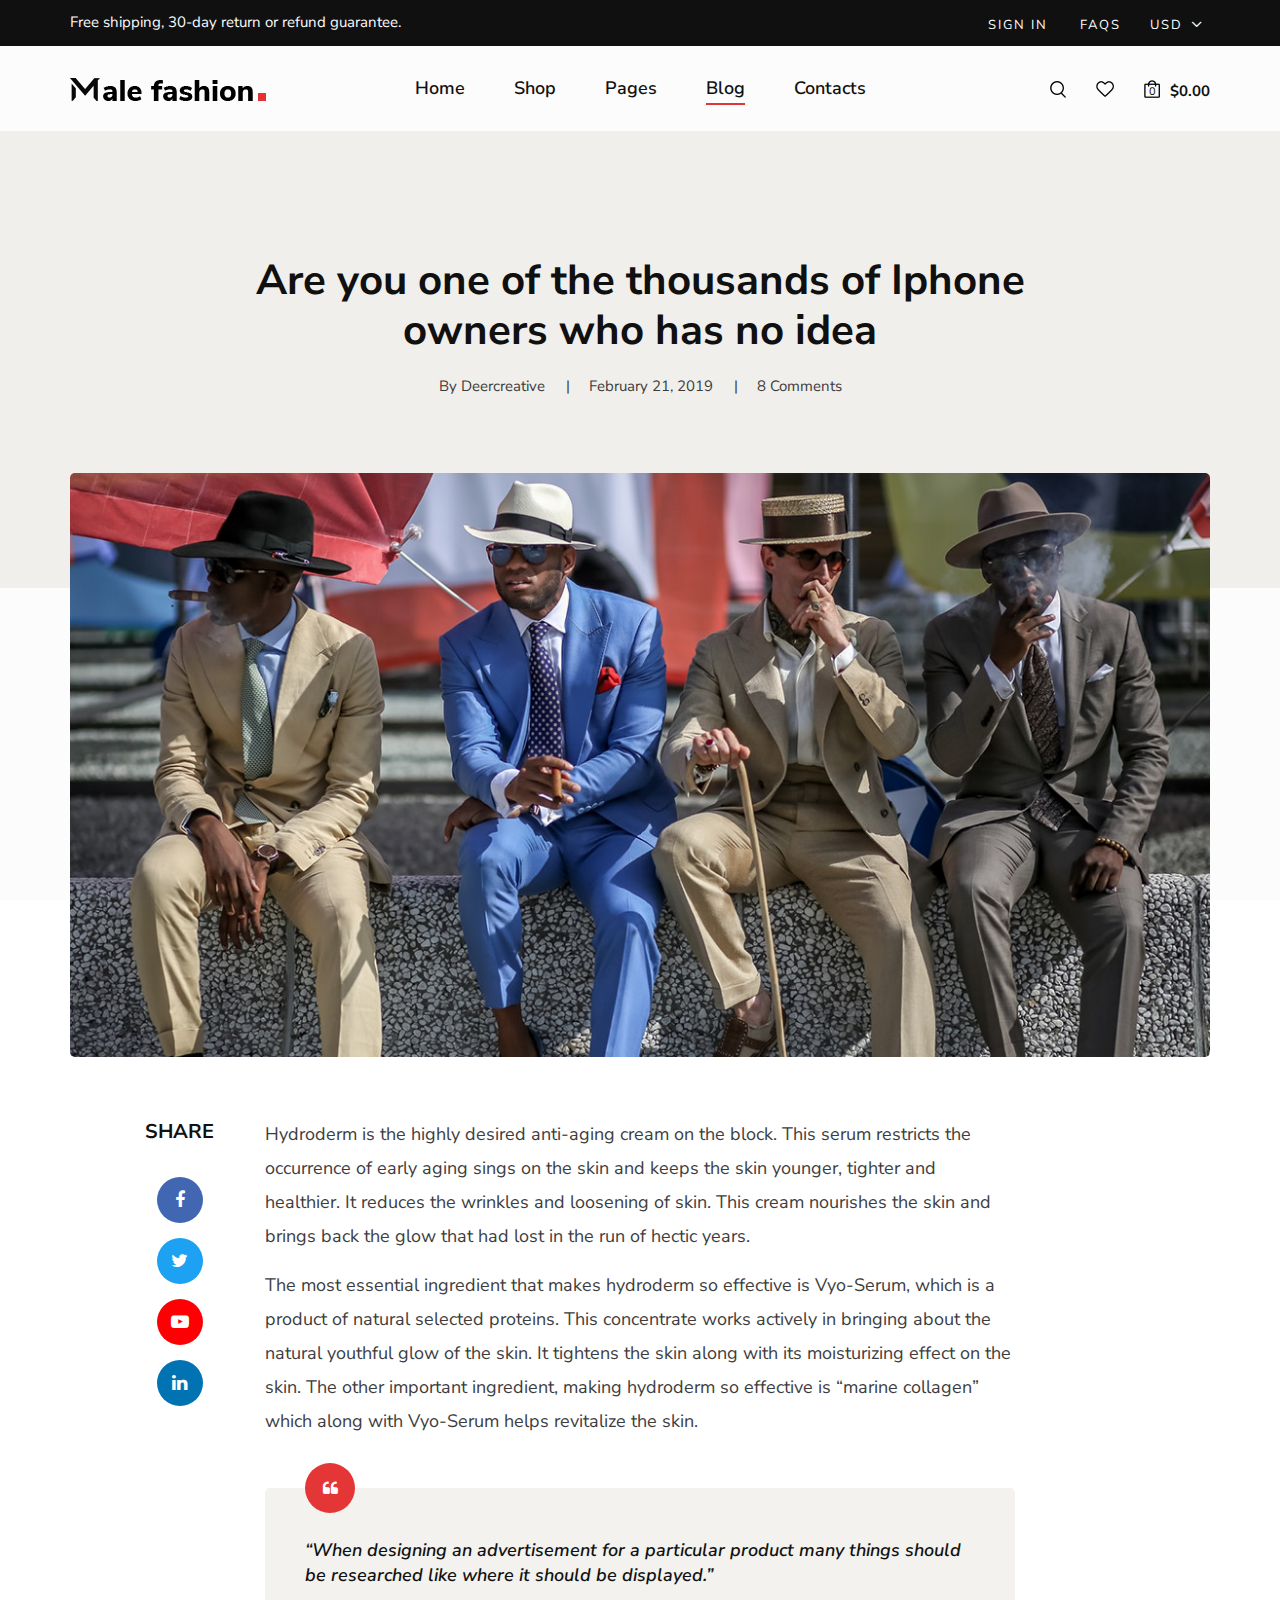
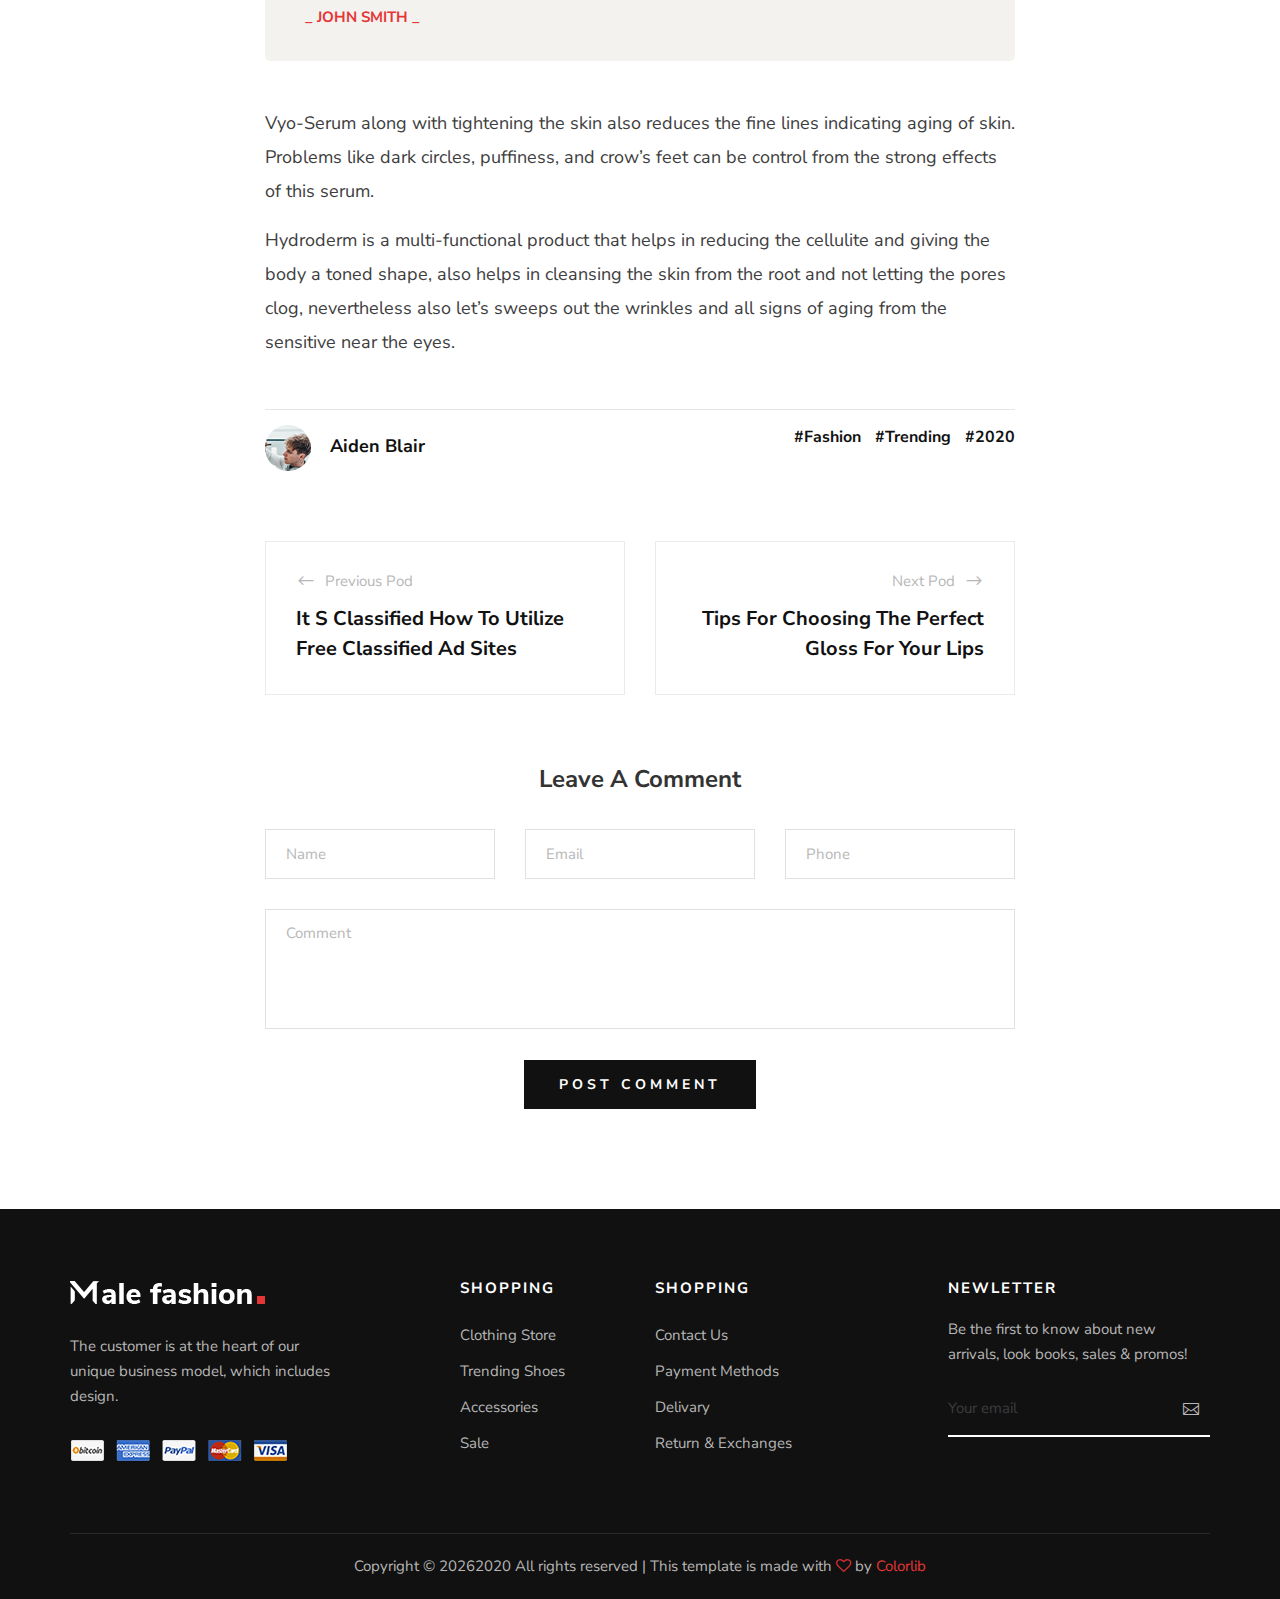
<file: web/common/blog-details.html>
<!DOCTYPE html>
<html lang="zxx">

<head>
    <meta charset="UTF-8">
    <meta name="description" content="Male_Fashion Template">
    <meta name="keywords" content="Male_Fashion, unica, creative, html">
    <meta name="viewport" content="width=device-width, initial-scale=1.0">
    <meta http-equiv="X-UA-Compatible" content="ie=edge">
    <title>Male-Fashion | Template</title>

    <!-- Google Font -->
    <link href="https://fonts.googleapis.com/css2?family=Nunito+Sans:wght@300;400;600;700;800;900&display=swap"
        rel="stylesheet">

    <!-- Css Styles -->
    <link rel="stylesheet" href="css/bootstrap.min.css" type="text/css">
    <link rel="stylesheet" href="css/font-awesome.min.css" type="text/css">
    <link rel="stylesheet" href="css/elegant-icons.css" type="text/css">
    <link rel="stylesheet" href="css/magnific-popup.css" type="text/css">
    <link rel="stylesheet" href="css/nice-select.css" type="text/css">
    <link rel="stylesheet" href="css/owl.carousel.min.css" type="text/css">
    <link rel="stylesheet" href="css/slicknav.min.css" type="text/css">
    <link rel="stylesheet" href="css/style.css" type="text/css">
</head>

<body>
    <!-- Page Preloder -->
    <div id="preloder">
        <div class="loader"></div>
    </div>

    <!-- Offcanvas Menu Begin -->
    <div class="offcanvas-menu-overlay"></div>
    <div class="offcanvas-menu-wrapper">
        <div class="offcanvas__option">
            <div class="offcanvas__links">
                <a href="#">Sign in</a>
                <a href="#">FAQs</a>
            </div>
            <div class="offcanvas__top__hover">
                <span>Usd <i class="arrow_carrot-down"></i></span>
                <ul>
                    <li>USD</li>
                    <li>EUR</li>
                    <li>USD</li>
                </ul>
            </div>
        </div>
        <div class="offcanvas__nav__option">
            <a href="#" class="search-switch"><img src="img/icon/search.png" alt=""></a>
            <a href="#"><img src="img/icon/heart.png" alt=""></a>
            <a href="#"><img src="img/icon/cart.png" alt=""> <span>0</span></a>
            <div class="price">$0.00</div>
        </div>
        <div id="mobile-menu-wrap"></div>
        <div class="offcanvas__text">
            <p>Free shipping, 30-day return or refund guarantee.</p>
        </div>
    </div>
    <!-- Offcanvas Menu End -->

    <!-- Header Section Begin -->
    <header class="header">
        <div class="header__top">
            <div class="container">
                <div class="row">
                    <div class="col-lg-6 col-md-7">
                        <div class="header__top__left">
                            <p>Free shipping, 30-day return or refund guarantee.</p>
                        </div>
                    </div>
                    <div class="col-lg-6 col-md-5">
                        <div class="header__top__right">
                            <div class="header__top__links">
                                <a href="#">Sign in</a>
                                <a href="#">FAQs</a>
                            </div>
                            <div class="header__top__hover">
                                <span>Usd <i class="arrow_carrot-down"></i></span>
                                <ul>
                                    <li>USD</li>
                                    <li>EUR</li>
                                    <li>USD</li>
                                </ul>
                            </div>
                        </div>
                    </div>
                </div>
            </div>
        </div>
        <div class="container">
            <div class="row">
                <div class="col-lg-3 col-md-3">
                    <div class="header__logo">
                        <a href="./index.html"><img src="img/logo.png" alt=""></a>
                    </div>
                </div>
                <div class="col-lg-6 col-md-6">
                    <nav class="header__menu mobile-menu">
                        <ul>
                            <li><a href="./index.html">Home</a></li>
                            <li><a href="./shop.html">Shop</a></li>
                            <li><a href="#">Pages</a>
                                <ul class="dropdown">
                                    <li><a href="./about.html">About Us</a></li>
                                    <li><a href="./shop-details.html">Shop Details</a></li>
                                    <li><a href="./shopping-cart.html">Shopping Cart</a></li>
                                    <li><a href="./checkout.html">Check Out</a></li>
                                    <li><a href="./blog-details.html">Blog Details</a></li>
                                </ul>
                            </li>
                            <li class="active"><a href="./blog.html">Blog</a></li>
                            <li><a href="./contact.html">Contacts</a></li>
                        </ul>
                    </nav>
                </div>
                <div class="col-lg-3 col-md-3">
                    <div class="header__nav__option">
                        <a href="#" class="search-switch"><img src="img/icon/search.png" alt=""></a>
                        <a href="#"><img src="img/icon/heart.png" alt=""></a>
                        <a href="#"><img src="img/icon/cart.png" alt=""> <span>0</span></a>
                        <div class="price">$0.00</div>
                    </div>
                </div>
            </div>
            <div class="canvas__open"><i class="fa fa-bars"></i></div>
        </div>
    </header>
    <!-- Header Section End -->

    <!-- Blog Details Hero Begin -->
    <section class="blog-hero spad">
        <div class="container">
            <div class="row d-flex justify-content-center">
                <div class="col-lg-9 text-center">
                    <div class="blog__hero__text">
                        <h2>Are you one of the thousands of Iphone owners who has no idea</h2>
                        <ul>
                            <li>By Deercreative</li>
                            <li>February 21, 2019</li>
                            <li>8 Comments</li>
                        </ul>
                    </div>
                </div>
            </div>
        </div>
    </section>
    <!-- Blog Details Hero End -->

    <!-- Blog Details Section Begin -->
    <section class="blog-details spad">
        <div class="container">
            <div class="row d-flex justify-content-center">
                <div class="col-lg-12">
                    <div class="blog__details__pic">
                        <img src="img/blog/details/blog-details.jpg" alt="">
                    </div>
                </div>
                <div class="col-lg-8">
                    <div class="blog__details__content">
                        <div class="blog__details__share">
                            <span>share</span>
                            <ul>
                                <li><a href="#"><i class="fa fa-facebook"></i></a></li>
                                <li><a href="#" class="twitter"><i class="fa fa-twitter"></i></a></li>
                                <li><a href="#" class="youtube"><i class="fa fa-youtube-play"></i></a></li>
                                <li><a href="#" class="linkedin"><i class="fa fa-linkedin"></i></a></li>
                            </ul>
                        </div>
                        <div class="blog__details__text">
                            <p>Hydroderm is the highly desired anti-aging cream on the block. This serum restricts the
                                occurrence of early aging sings on the skin and keeps the skin younger, tighter and
                                healthier. It reduces the wrinkles and loosening of skin. This cream nourishes the skin
                                and brings back the glow that had lost in the run of hectic years.</p>
                            <p>The most essential ingredient that makes hydroderm so effective is Vyo-Serum, which is a
                                product of natural selected proteins. This concentrate works actively in bringing about
                                the natural youthful glow of the skin. It tightens the skin along with its moisturizing
                                effect on the skin. The other important ingredient, making hydroderm so effective is
                                “marine collagen” which along with Vyo-Serum helps revitalize the skin.</p>
                        </div>
                        <div class="blog__details__quote">
                            <i class="fa fa-quote-left"></i>
                            <p>“When designing an advertisement for a particular product many things should be
                                researched like where it should be displayed.”</p>
                            <h6>_ John Smith _</h6>
                        </div>
                        <div class="blog__details__text">
                            <p>Vyo-Serum along with tightening the skin also reduces the fine lines indicating aging of
                                skin. Problems like dark circles, puffiness, and crow’s feet can be control from the
                                strong effects of this serum.</p>
                            <p>Hydroderm is a multi-functional product that helps in reducing the cellulite and giving
                                the body a toned shape, also helps in cleansing the skin from the root and not letting
                                the pores clog, nevertheless also let’s sweeps out the wrinkles and all signs of aging
                                from the sensitive near the eyes.</p>
                        </div>
                        <div class="blog__details__option">
                            <div class="row">
                                <div class="col-lg-6 col-md-6 col-sm-6">
                                    <div class="blog__details__author">
                                        <div class="blog__details__author__pic">
                                            <img src="img/blog/details/blog-author.jpg" alt="">
                                        </div>
                                        <div class="blog__details__author__text">
                                            <h5>Aiden Blair</h5>
                                        </div>
                                    </div>
                                </div>
                                <div class="col-lg-6 col-md-6 col-sm-6">
                                    <div class="blog__details__tags">
                                        <a href="#">#Fashion</a>
                                        <a href="#">#Trending</a>
                                        <a href="#">#2020</a>
                                    </div>
                                </div>
                            </div>
                        </div>
                        <div class="blog__details__btns">
                            <div class="row">
                                <div class="col-lg-6 col-md-6 col-sm-6">
                                    <a href="" class="blog__details__btns__item">
                                        <p><span class="arrow_left"></span> Previous Pod</p>
                                        <h5>It S Classified How To Utilize Free Classified Ad Sites</h5>
                                    </a>
                                </div>
                                <div class="col-lg-6 col-md-6 col-sm-6">
                                    <a href="" class="blog__details__btns__item blog__details__btns__item--next">
                                        <p>Next Pod <span class="arrow_right"></span></p>
                                        <h5>Tips For Choosing The Perfect Gloss For Your Lips</h5>
                                    </a>
                                </div>
                            </div>
                        </div>
                        <div class="blog__details__comment">
                            <h4>Leave A Comment</h4>
                            <form action="#">
                                <div class="row">
                                    <div class="col-lg-4 col-md-4">
                                        <input type="text" placeholder="Name">
                                    </div>
                                    <div class="col-lg-4 col-md-4">
                                        <input type="text" placeholder="Email">
                                    </div>
                                    <div class="col-lg-4 col-md-4">
                                        <input type="text" placeholder="Phone">
                                    </div>
                                    <div class="col-lg-12 text-center">
                                        <textarea placeholder="Comment"></textarea>
                                        <button type="submit" class="site-btn">Post Comment</button>
                                    </div>
                                </div>
                            </form>
                        </div>
                    </div>
                </div>
            </div>
        </div>
    </section>
    <!-- Blog Details Section End -->

    <!-- Footer Section Begin -->
    <footer class="footer">
        <div class="container">
            <div class="row">
                <div class="col-lg-3 col-md-6 col-sm-6">
                    <div class="footer__about">
                        <div class="footer__logo">
                            <a href="#"><img src="img/footer-logo.png" alt=""></a>
                        </div>
                        <p>The customer is at the heart of our unique business model, which includes design.</p>
                        <a href="#"><img src="img/payment.png" alt=""></a>
                    </div>
                </div>
                <div class="col-lg-2 offset-lg-1 col-md-3 col-sm-6">
                    <div class="footer__widget">
                        <h6>Shopping</h6>
                        <ul>
                            <li><a href="#">Clothing Store</a></li>
                            <li><a href="#">Trending Shoes</a></li>
                            <li><a href="#">Accessories</a></li>
                            <li><a href="#">Sale</a></li>
                        </ul>
                    </div>
                </div>
                <div class="col-lg-2 col-md-3 col-sm-6">
                    <div class="footer__widget">
                        <h6>Shopping</h6>
                        <ul>
                            <li><a href="#">Contact Us</a></li>
                            <li><a href="#">Payment Methods</a></li>
                            <li><a href="#">Delivary</a></li>
                            <li><a href="#">Return & Exchanges</a></li>
                        </ul>
                    </div>
                </div>
                <div class="col-lg-3 offset-lg-1 col-md-6 col-sm-6">
                    <div class="footer__widget">
                        <h6>NewLetter</h6>
                        <div class="footer__newslatter">
                            <p>Be the first to know about new arrivals, look books, sales & promos!</p>
                            <form action="#">
                                <input type="text" placeholder="Your email">
                                <button type="submit"><span class="icon_mail_alt"></span></button>
                            </form>
                        </div>
                    </div>
                </div>
            </div>
            <div class="row">
                <div class="col-lg-12 text-center">
                    <div class="footer__copyright__text">
                        <!-- Link back to Colorlib can't be removed. Template is licensed under CC BY 3.0. -->
                        <p>Copyright ©
                            <script>
                                document.write(new Date().getFullYear());
                            </script>2020
                            All rights reserved | This template is made with <i class="fa fa-heart-o"
                                aria-hidden="true"></i> by <a href="https://colorlib.com" target="_blank">Colorlib</a>
                        </p>
                        <!-- Link back to Colorlib can't be removed. Template is licensed under CC BY 3.0. -->
                    </div>
                </div>
            </div>
        </div>
    </footer>
    <!-- Footer Section End -->

    <!-- Search Begin -->
    <div class="search-model">
        <div class="h-100 d-flex align-items-center justify-content-center">
            <div class="search-close-switch">+</div>
            <form class="search-model-form">
                <input type="text" id="search-input" placeholder="Search here.....">
            </form>
        </div>
    </div>
    <!-- Search End -->

    <!-- Js Plugins -->
    <script src="js/jquery-3.3.1.min.js"></script>
    <script src="js/bootstrap.min.js"></script>
    <script src="js/jquery.nice-select.min.js"></script>
    <script src="js/jquery.nicescroll.min.js"></script>
    <script src="js/jquery.magnific-popup.min.js"></script>
    <script src="js/jquery.countdown.min.js"></script>
    <script src="js/jquery.slicknav.js"></script>
    <script src="js/mixitup.min.js"></script>
    <script src="js/owl.carousel.min.js"></script>
    <script src="js/main.js"></script>
</body>

</html>
</file>
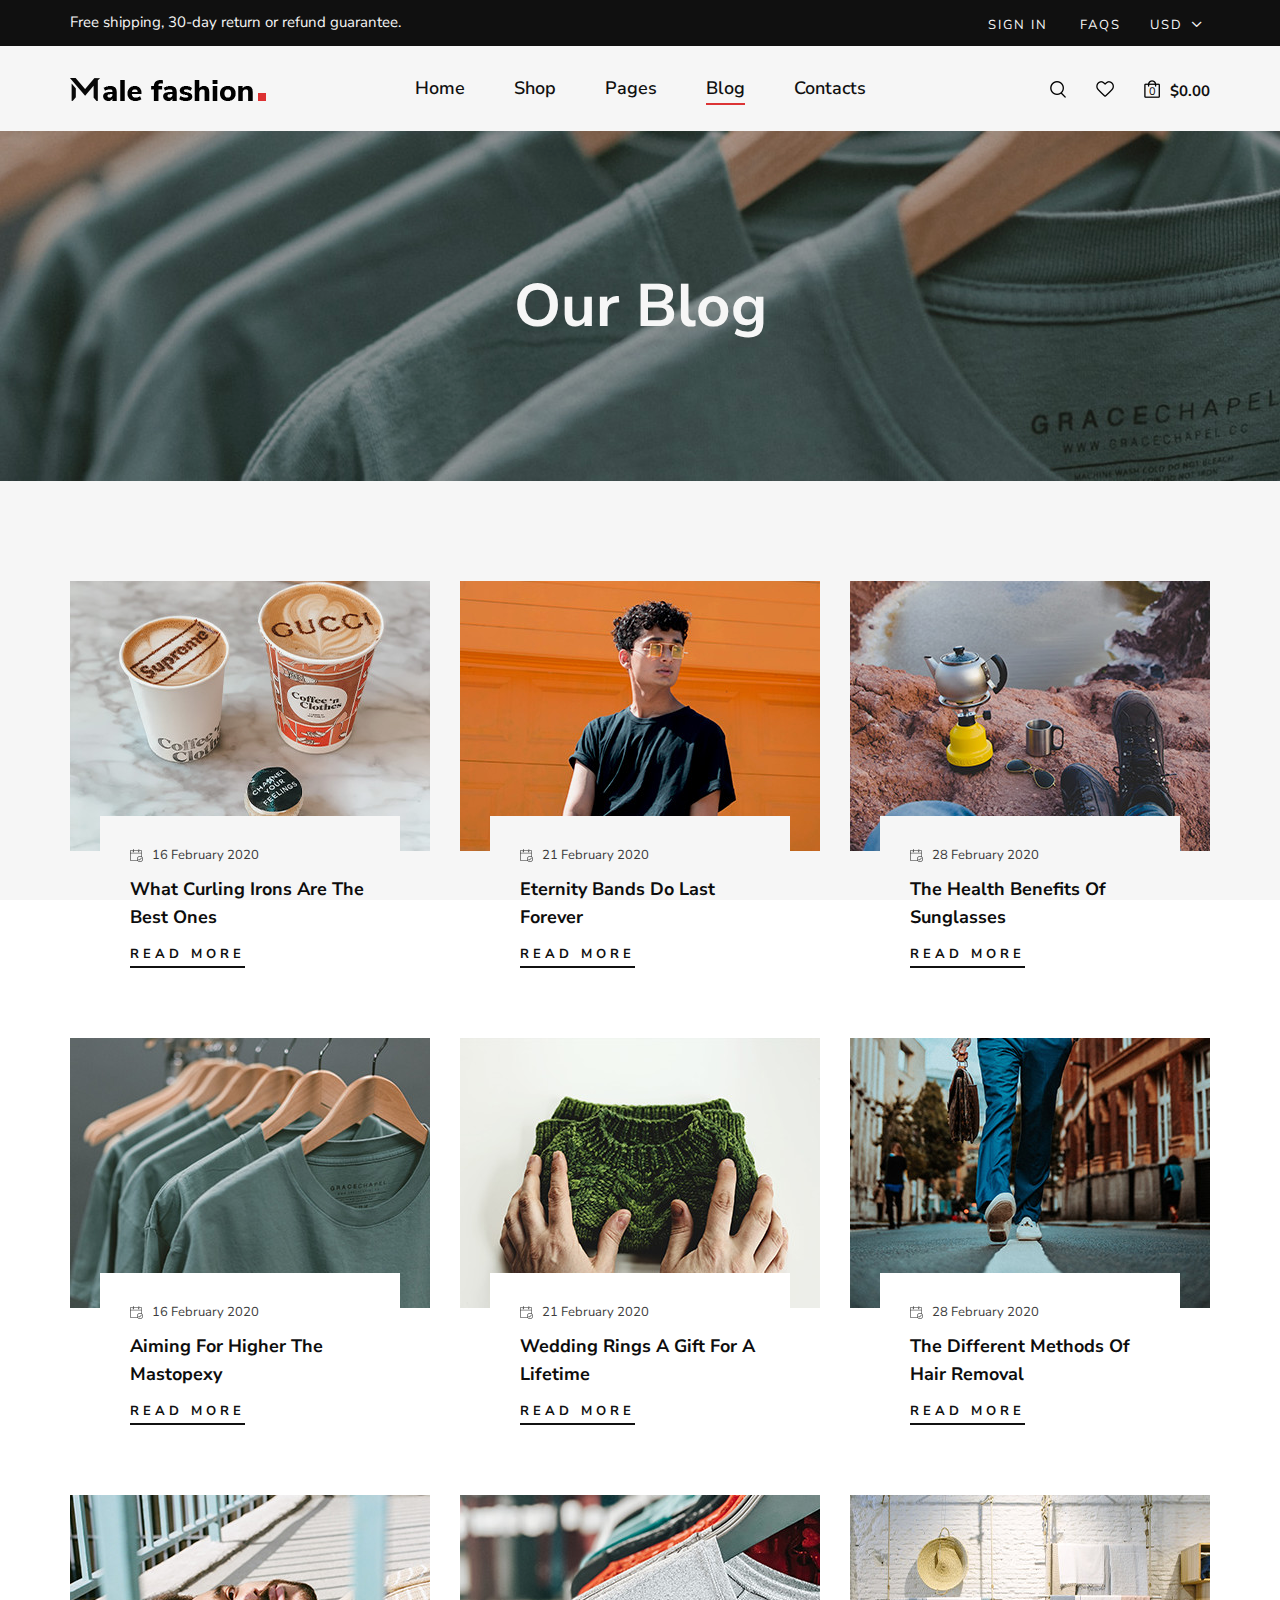
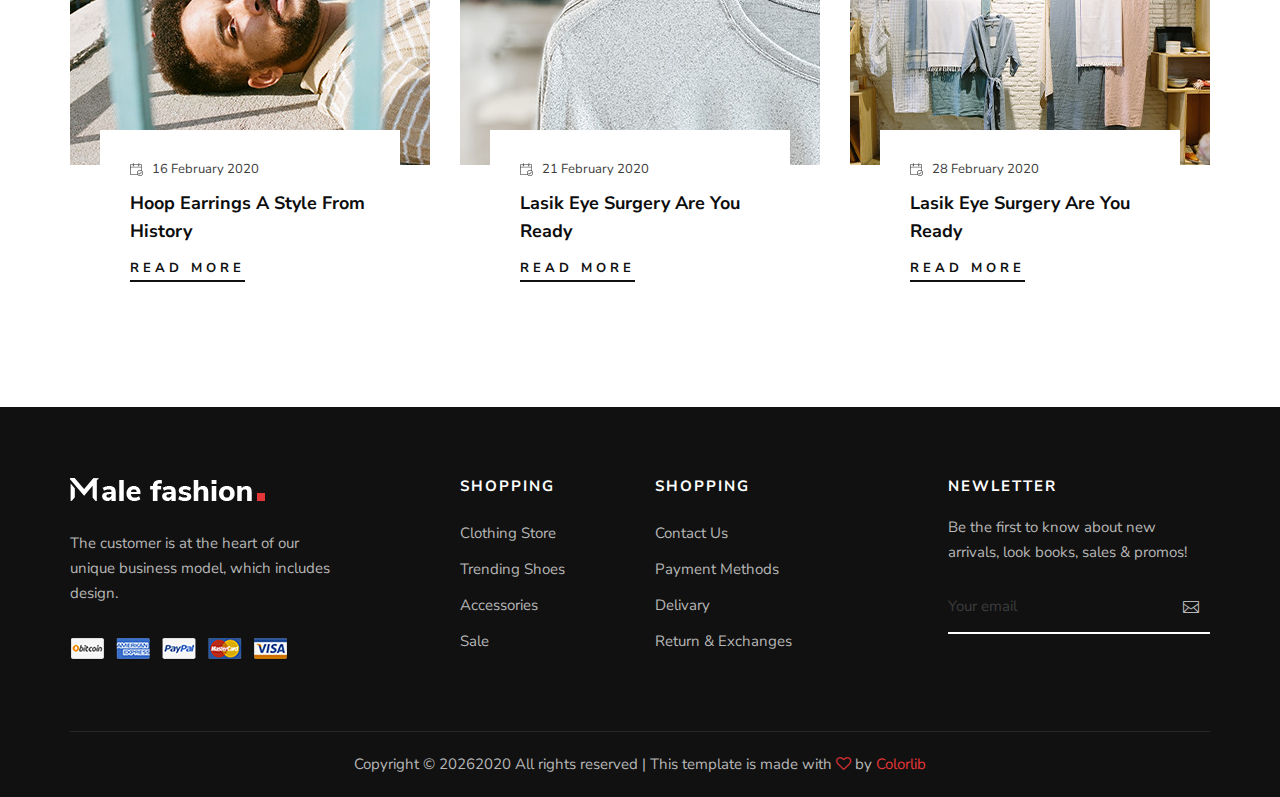
<file: web/common/blog.html>
<!DOCTYPE html>
<html lang="zxx">

<head>
    <meta charset="UTF-8">
    <meta name="description" content="Male_Fashion Template">
    <meta name="keywords" content="Male_Fashion, unica, creative, html">
    <meta name="viewport" content="width=device-width, initial-scale=1.0">
    <meta http-equiv="X-UA-Compatible" content="ie=edge">
    <title>Male-Fashion | Template</title>

    <!-- Google Font -->
    <link href="https://fonts.googleapis.com/css2?family=Nunito+Sans:wght@300;400;600;700;800;900&display=swap"
        rel="stylesheet">

    <!-- Css Styles -->
    <link rel="stylesheet" href="css/bootstrap.min.css" type="text/css">
    <link rel="stylesheet" href="css/font-awesome.min.css" type="text/css">
    <link rel="stylesheet" href="css/elegant-icons.css" type="text/css">
    <link rel="stylesheet" href="css/magnific-popup.css" type="text/css">
    <link rel="stylesheet" href="css/nice-select.css" type="text/css">
    <link rel="stylesheet" href="css/owl.carousel.min.css" type="text/css">
    <link rel="stylesheet" href="css/slicknav.min.css" type="text/css">
    <link rel="stylesheet" href="css/style.css" type="text/css">
</head>

<body>
    <!-- Page Preloder -->
    <div id="preloder">
        <div class="loader"></div>
    </div>

    <!-- Offcanvas Menu Begin -->
    <div class="offcanvas-menu-overlay"></div>
    <div class="offcanvas-menu-wrapper">
        <div class="offcanvas__option">
            <div class="offcanvas__links">
                <a href="#">Sign in</a>
                <a href="#">FAQs</a>
            </div>
            <div class="offcanvas__top__hover">
                <span>Usd <i class="arrow_carrot-down"></i></span>
                <ul>
                    <li>USD</li>
                    <li>EUR</li>
                    <li>USD</li>
                </ul>
            </div>
        </div>
        <div class="offcanvas__nav__option">
            <a href="#" class="search-switch"><img src="img/icon/search.png" alt=""></a>
            <a href="#"><img src="img/icon/heart.png" alt=""></a>
            <a href="#"><img src="img/icon/cart.png" alt=""> <span>0</span></a>
            <div class="price">$0.00</div>
        </div>
        <div id="mobile-menu-wrap"></div>
        <div class="offcanvas__text">
            <p>Free shipping, 30-day return or refund guarantee.</p>
        </div>
    </div>
    <!-- Offcanvas Menu End -->

    <!-- Header Section Begin -->
    <header class="header">
        <div class="header__top">
            <div class="container">
                <div class="row">
                    <div class="col-lg-6 col-md-7">
                        <div class="header__top__left">
                            <p>Free shipping, 30-day return or refund guarantee.</p>
                        </div>
                    </div>
                    <div class="col-lg-6 col-md-5">
                        <div class="header__top__right">
                            <div class="header__top__links">
                                <a href="#">Sign in</a>
                                <a href="#">FAQs</a>
                            </div>
                            <div class="header__top__hover">
                                <span>Usd <i class="arrow_carrot-down"></i></span>
                                <ul>
                                    <li>USD</li>
                                    <li>EUR</li>
                                    <li>USD</li>
                                </ul>
                            </div>
                        </div>
                    </div>
                </div>
            </div>
        </div>
        <div class="container">
            <div class="row">
                <div class="col-lg-3 col-md-3">
                    <div class="header__logo">
                        <a href="./index.html"><img src="img/logo.png" alt=""></a>
                    </div>
                </div>
                <div class="col-lg-6 col-md-6">
                    <nav class="header__menu mobile-menu">
                        <ul>
                            <li><a href="./index.html">Home</a></li>
                            <li><a href="./shop.html">Shop</a></li>
                            <li><a href="#">Pages</a>
                                <ul class="dropdown">
                                    <li><a href="./about.html">About Us</a></li>
                                    <li><a href="./shop-details.html">Shop Details</a></li>
                                    <li><a href="./shopping-cart.html">Shopping Cart</a></li>
                                    <li><a href="./checkout.html">Check Out</a></li>
                                    <li><a href="./blog-details.html">Blog Details</a></li>
                                </ul>
                            </li>
                            <li class="active"><a href="./blog.html">Blog</a></li>
                            <li><a href="./contact.html">Contacts</a></li>
                        </ul>
                    </nav>
                </div>
                <div class="col-lg-3 col-md-3">
                    <div class="header__nav__option">
                        <a href="#" class="search-switch"><img src="img/icon/search.png" alt=""></a>
                        <a href="#"><img src="img/icon/heart.png" alt=""></a>
                        <a href="#"><img src="img/icon/cart.png" alt=""> <span>0</span></a>
                        <div class="price">$0.00</div>
                    </div>
                </div>
            </div>
            <div class="canvas__open"><i class="fa fa-bars"></i></div>
        </div>
    </header>
    <!-- Header Section End -->

    <!-- Breadcrumb Section Begin -->
    <section class="breadcrumb-blog set-bg" data-setbg="img/breadcrumb-bg.jpg">
        <div class="container">
            <div class="row">
                <div class="col-lg-12">
                    <h2>Our Blog</h2>
                </div>
            </div>
        </div>
    </section>
    <!-- Breadcrumb Section End -->

    <!-- Blog Section Begin -->
    <section class="blog spad">
        <div class="container">
            <div class="row">
                <div class="col-lg-4 col-md-6 col-sm-6">
                    <div class="blog__item">
                        <div class="blog__item__pic set-bg" data-setbg="img/blog/blog-1.jpg"></div>
                        <div class="blog__item__text">
                            <span><img src="img/icon/calendar.png" alt=""> 16 February 2020</span>
                            <h5>What Curling Irons Are The Best Ones</h5>
                            <a href="#">Read More</a>
                        </div>
                    </div>
                </div>
                <div class="col-lg-4 col-md-6 col-sm-6">
                    <div class="blog__item">
                        <div class="blog__item__pic set-bg" data-setbg="img/blog/blog-2.jpg"></div>
                        <div class="blog__item__text">
                            <span><img src="img/icon/calendar.png" alt=""> 21 February 2020</span>
                            <h5>Eternity Bands Do Last Forever</h5>
                            <a href="#">Read More</a>
                        </div>
                    </div>
                </div>
                <div class="col-lg-4 col-md-6 col-sm-6">
                    <div class="blog__item">
                        <div class="blog__item__pic set-bg" data-setbg="img/blog/blog-3.jpg"></div>
                        <div class="blog__item__text">
                            <span><img src="img/icon/calendar.png" alt=""> 28 February 2020</span>
                            <h5>The Health Benefits Of Sunglasses</h5>
                            <a href="#">Read More</a>
                        </div>
                    </div>
                </div>
                <div class="col-lg-4 col-md-6 col-sm-6">
                    <div class="blog__item">
                        <div class="blog__item__pic set-bg" data-setbg="img/blog/blog-4.jpg"></div>
                        <div class="blog__item__text">
                            <span><img src="img/icon/calendar.png" alt=""> 16 February 2020</span>
                            <h5>Aiming For Higher The Mastopexy</h5>
                            <a href="#">Read More</a>
                        </div>
                    </div>
                </div>
                <div class="col-lg-4 col-md-6 col-sm-6">
                    <div class="blog__item">
                        <div class="blog__item__pic set-bg" data-setbg="img/blog/blog-5.jpg"></div>
                        <div class="blog__item__text">
                            <span><img src="img/icon/calendar.png" alt=""> 21 February 2020</span>
                            <h5>Wedding Rings A Gift For A Lifetime</h5>
                            <a href="#">Read More</a>
                        </div>
                    </div>
                </div>
                <div class="col-lg-4 col-md-6 col-sm-6">
                    <div class="blog__item">
                        <div class="blog__item__pic set-bg" data-setbg="img/blog/blog-6.jpg"></div>
                        <div class="blog__item__text">
                            <span><img src="img/icon/calendar.png" alt=""> 28 February 2020</span>
                            <h5>The Different Methods Of Hair Removal</h5>
                            <a href="#">Read More</a>
                        </div>
                    </div>
                </div>
                <div class="col-lg-4 col-md-6 col-sm-6">
                    <div class="blog__item">
                        <div class="blog__item__pic set-bg" data-setbg="img/blog/blog-7.jpg"></div>
                        <div class="blog__item__text">
                            <span><img src="img/icon/calendar.png" alt=""> 16 February 2020</span>
                            <h5>Hoop Earrings A Style From History</h5>
                            <a href="#">Read More</a>
                        </div>
                    </div>
                </div>
                <div class="col-lg-4 col-md-6 col-sm-6">
                    <div class="blog__item">
                        <div class="blog__item__pic set-bg" data-setbg="img/blog/blog-8.jpg"></div>
                        <div class="blog__item__text">
                            <span><img src="img/icon/calendar.png" alt=""> 21 February 2020</span>
                            <h5>Lasik Eye Surgery Are You Ready</h5>
                            <a href="#">Read More</a>
                        </div>
                    </div>
                </div>
                <div class="col-lg-4 col-md-6 col-sm-6">
                    <div class="blog__item">
                        <div class="blog__item__pic set-bg" data-setbg="img/blog/blog-9.jpg"></div>
                        <div class="blog__item__text">
                            <span><img src="img/icon/calendar.png" alt=""> 28 February 2020</span>
                            <h5>Lasik Eye Surgery Are You Ready</h5>
                            <a href="#">Read More</a>
                        </div>
                    </div>
                </div>
            </div>
        </div>
    </section>
    <!-- Blog Section End -->

    <!-- Footer Section Begin -->
    <footer class="footer">
        <div class="container">
            <div class="row">
                <div class="col-lg-3 col-md-6 col-sm-6">
                    <div class="footer__about">
                        <div class="footer__logo">
                            <a href="#"><img src="img/footer-logo.png" alt=""></a>
                        </div>
                        <p>The customer is at the heart of our unique business model, which includes design.</p>
                        <a href="#"><img src="img/payment.png" alt=""></a>
                    </div>
                </div>
                <div class="col-lg-2 offset-lg-1 col-md-3 col-sm-6">
                    <div class="footer__widget">
                        <h6>Shopping</h6>
                        <ul>
                            <li><a href="#">Clothing Store</a></li>
                            <li><a href="#">Trending Shoes</a></li>
                            <li><a href="#">Accessories</a></li>
                            <li><a href="#">Sale</a></li>
                        </ul>
                    </div>
                </div>
                <div class="col-lg-2 col-md-3 col-sm-6">
                    <div class="footer__widget">
                        <h6>Shopping</h6>
                        <ul>
                            <li><a href="#">Contact Us</a></li>
                            <li><a href="#">Payment Methods</a></li>
                            <li><a href="#">Delivary</a></li>
                            <li><a href="#">Return & Exchanges</a></li>
                        </ul>
                    </div>
                </div>
                <div class="col-lg-3 offset-lg-1 col-md-6 col-sm-6">
                    <div class="footer__widget">
                        <h6>NewLetter</h6>
                        <div class="footer__newslatter">
                            <p>Be the first to know about new arrivals, look books, sales & promos!</p>
                            <form action="#">
                                <input type="text" placeholder="Your email">
                                <button type="submit"><span class="icon_mail_alt"></span></button>
                            </form>
                        </div>
                    </div>
                </div>
            </div>
            <div class="row">
                <div class="col-lg-12 text-center">
                    <div class="footer__copyright__text">
                        <!-- Link back to Colorlib can't be removed. Template is licensed under CC BY 3.0. -->
                        <p>Copyright ©
                            <script>
                                document.write(new Date().getFullYear());
                            </script>2020
                            All rights reserved | This template is made with <i class="fa fa-heart-o"
                                aria-hidden="true"></i> by <a href="https://colorlib.com" target="_blank">Colorlib</a>
                        </p>
                        <!-- Link back to Colorlib can't be removed. Template is licensed under CC BY 3.0. -->
                    </div>
                </div>
            </div>
        </div>
    </footer>
    <!-- Footer Section End -->

    <!-- Search Begin -->
    <div class="search-model">
        <div class="h-100 d-flex align-items-center justify-content-center">
            <div class="search-close-switch">+</div>
            <form class="search-model-form">
                <input type="text" id="search-input" placeholder="Search here.....">
            </form>
        </div>
    </div>
    <!-- Search End -->

    <!-- Js Plugins -->
    <script src="js/jquery-3.3.1.min.js"></script>
    <script src="js/bootstrap.min.js"></script>
    <script src="js/jquery.nice-select.min.js"></script>
    <script src="js/jquery.nicescroll.min.js"></script>
    <script src="js/jquery.magnific-popup.min.js"></script>
    <script src="js/jquery.countdown.min.js"></script>
    <script src="js/jquery.slicknav.js"></script>
    <script src="js/mixitup.min.js"></script>
    <script src="js/owl.carousel.min.js"></script>
    <script src="js/main.js"></script>
</body>

</html>
</file>
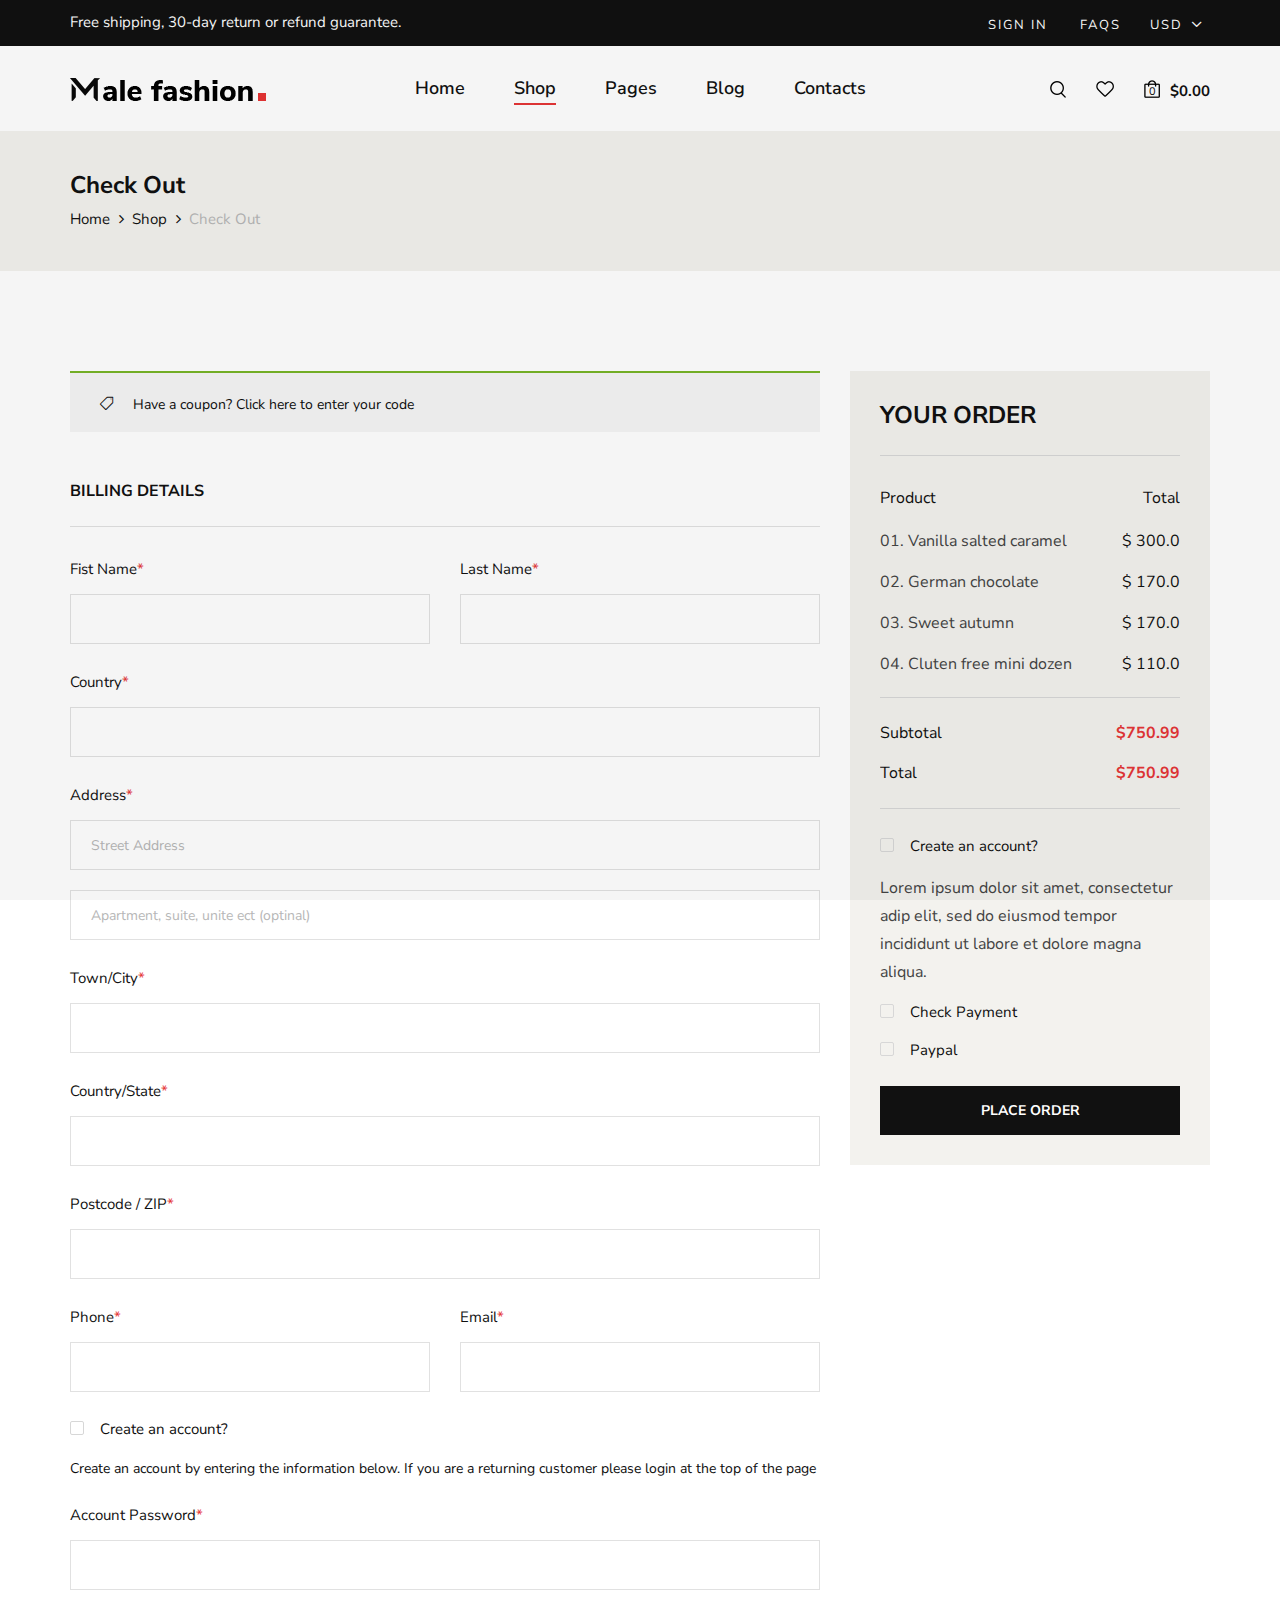
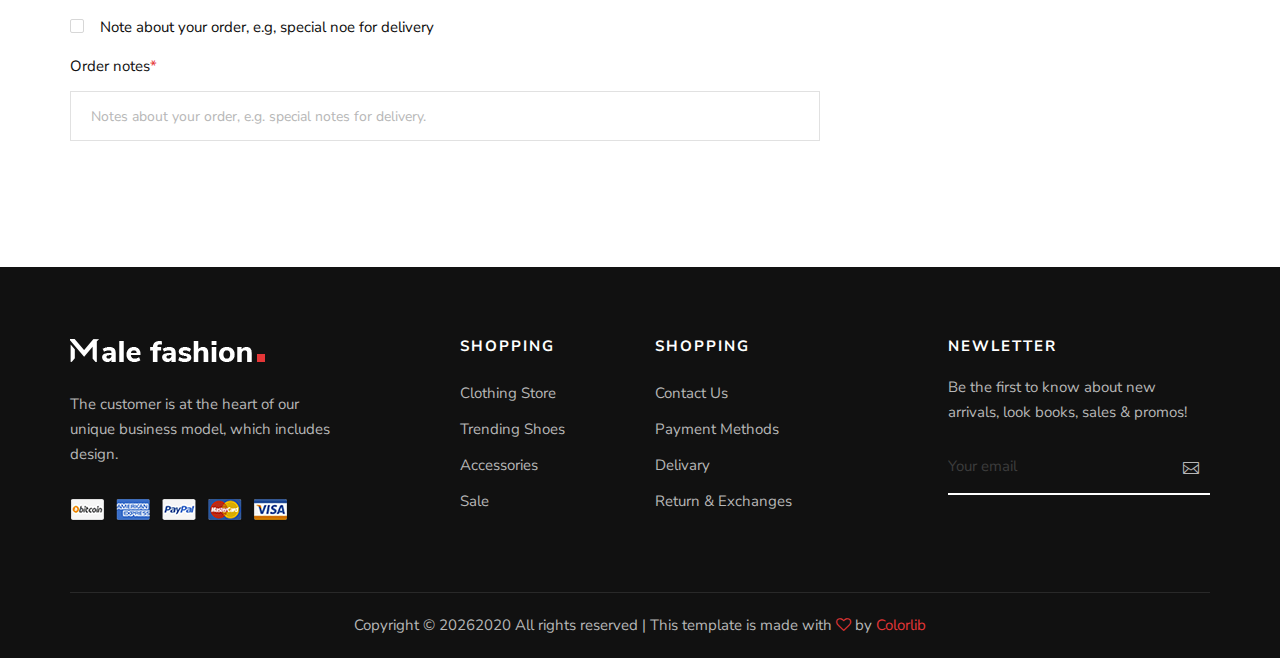
<file: web/common/checkout.html>
<!DOCTYPE html>
<html lang="zxx">

<head>
    <meta charset="UTF-8">
    <meta name="description" content="Male_Fashion Template">
    <meta name="keywords" content="Male_Fashion, unica, creative, html">
    <meta name="viewport" content="width=device-width, initial-scale=1.0">
    <meta http-equiv="X-UA-Compatible" content="ie=edge">
    <title>Male-Fashion | Template</title>

    <!-- Google Font -->
    <link href="https://fonts.googleapis.com/css2?family=Nunito+Sans:wght@300;400;600;700;800;900&display=swap"
    rel="stylesheet">

    <!-- Css Styles -->
    <link rel="stylesheet" href="css/bootstrap.min.css" type="text/css">
    <link rel="stylesheet" href="css/font-awesome.min.css" type="text/css">
    <link rel="stylesheet" href="css/elegant-icons.css" type="text/css">
    <link rel="stylesheet" href="css/magnific-popup.css" type="text/css">
    <link rel="stylesheet" href="css/nice-select.css" type="text/css">
    <link rel="stylesheet" href="css/owl.carousel.min.css" type="text/css">
    <link rel="stylesheet" href="css/slicknav.min.css" type="text/css">
    <link rel="stylesheet" href="css/style.css" type="text/css">
</head>

<body>
    <!-- Page Preloder -->
    <div id="preloder">
        <div class="loader"></div>
    </div>

    <!-- Offcanvas Menu Begin -->
    <div class="offcanvas-menu-overlay"></div>
    <div class="offcanvas-menu-wrapper">
        <div class="offcanvas__option">
            <div class="offcanvas__links">
                <a href="#">Sign in</a>
                <a href="#">FAQs</a>
            </div>
            <div class="offcanvas__top__hover">
                <span>Usd <i class="arrow_carrot-down"></i></span>
                <ul>
                    <li>USD</li>
                    <li>EUR</li>
                    <li>USD</li>
                </ul>
            </div>
        </div>
        <div class="offcanvas__nav__option">
            <a href="#" class="search-switch"><img src="img/icon/search.png" alt=""></a>
            <a href="#"><img src="img/icon/heart.png" alt=""></a>
            <a href="#"><img src="img/icon/cart.png" alt=""> <span>0</span></a>
            <div class="price">$0.00</div>
        </div>
        <div id="mobile-menu-wrap"></div>
        <div class="offcanvas__text">
            <p>Free shipping, 30-day return or refund guarantee.</p>
        </div>
    </div>
    <!-- Offcanvas Menu End -->

    <!-- Header Section Begin -->
    <header class="header">
        <div class="header__top">
            <div class="container">
                <div class="row">
                    <div class="col-lg-6 col-md-7">
                        <div class="header__top__left">
                            <p>Free shipping, 30-day return or refund guarantee.</p>
                        </div>
                    </div>
                    <div class="col-lg-6 col-md-5">
                        <div class="header__top__right">
                            <div class="header__top__links">
                                <a href="#">Sign in</a>
                                <a href="#">FAQs</a>
                            </div>
                            <div class="header__top__hover">
                                <span>Usd <i class="arrow_carrot-down"></i></span>
                                <ul>
                                    <li>USD</li>
                                    <li>EUR</li>
                                    <li>USD</li>
                                </ul>
                            </div>
                        </div>
                    </div>
                </div>
            </div>
        </div>
        <div class="container">
            <div class="row">
                <div class="col-lg-3 col-md-3">
                    <div class="header__logo">
                        <a href="./index.html"><img src="img/logo.png" alt=""></a>
                    </div>
                </div>
                <div class="col-lg-6 col-md-6">
                    <nav class="header__menu mobile-menu">
                        <ul>
                            <li><a href="./index.html">Home</a></li>
                            <li class="active"><a href="./shop.html">Shop</a></li>
                            <li><a href="#">Pages</a>
                                <ul class="dropdown">
                                    <li><a href="./about.html">About Us</a></li>
                                    <li><a href="./shop-details.html">Shop Details</a></li>
                                    <li><a href="./shopping-cart.html">Shopping Cart</a></li>
                                    <li><a href="./checkout.html">Check Out</a></li>
                                    <li><a href="./blog-details.html">Blog Details</a></li>
                                </ul>
                            </li>
                            <li><a href="./blog.html">Blog</a></li>
                            <li><a href="./contact.html">Contacts</a></li>
                        </ul>
                    </nav>
                </div>
                <div class="col-lg-3 col-md-3">
                    <div class="header__nav__option">
                        <a href="#" class="search-switch"><img src="img/icon/search.png" alt=""></a>
                        <a href="#"><img src="img/icon/heart.png" alt=""></a>
                        <a href="#"><img src="img/icon/cart.png" alt=""> <span>0</span></a>
                        <div class="price">$0.00</div>
                    </div>
                </div>
            </div>
            <div class="canvas__open"><i class="fa fa-bars"></i></div>
        </div>
    </header>
    <!-- Header Section End -->

    <!-- Breadcrumb Section Begin -->
    <section class="breadcrumb-option">
        <div class="container">
            <div class="row">
                <div class="col-lg-12">
                    <div class="breadcrumb__text">
                        <h4>Check Out</h4>
                        <div class="breadcrumb__links">
                            <a href="./index.html">Home</a>
                            <a href="./shop.html">Shop</a>
                            <span>Check Out</span>
                        </div>
                    </div>
                </div>
            </div>
        </div>
    </section>
    <!-- Breadcrumb Section End -->

    <!-- Checkout Section Begin -->
    <section class="checkout spad">
        <div class="container">
            <div class="checkout__form">
                <form action="#">
                    <div class="row">
                        <div class="col-lg-8 col-md-6">
                            <h6 class="coupon__code"><span class="icon_tag_alt"></span> Have a coupon? <a href="#">Click
                            here</a> to enter your code</h6>
                            <h6 class="checkout__title">Billing Details</h6>
                            <div class="row">
                                <div class="col-lg-6">
                                    <div class="checkout__input">
                                        <p>Fist Name<span>*</span></p>
                                        <input type="text">
                                    </div>
                                </div>
                                <div class="col-lg-6">
                                    <div class="checkout__input">
                                        <p>Last Name<span>*</span></p>
                                        <input type="text">
                                    </div>
                                </div>
                            </div>
                            <div class="checkout__input">
                                <p>Country<span>*</span></p>
                                <input type="text">
                            </div>
                            <div class="checkout__input">
                                <p>Address<span>*</span></p>
                                <input type="text" placeholder="Street Address" class="checkout__input__add">
                                <input type="text" placeholder="Apartment, suite, unite ect (optinal)">
                            </div>
                            <div class="checkout__input">
                                <p>Town/City<span>*</span></p>
                                <input type="text">
                            </div>
                            <div class="checkout__input">
                                <p>Country/State<span>*</span></p>
                                <input type="text">
                            </div>
                            <div class="checkout__input">
                                <p>Postcode / ZIP<span>*</span></p>
                                <input type="text">
                            </div>
                            <div class="row">
                                <div class="col-lg-6">
                                    <div class="checkout__input">
                                        <p>Phone<span>*</span></p>
                                        <input type="text">
                                    </div>
                                </div>
                                <div class="col-lg-6">
                                    <div class="checkout__input">
                                        <p>Email<span>*</span></p>
                                        <input type="text">
                                    </div>
                                </div>
                            </div>
                            <div class="checkout__input__checkbox">
                                <label for="acc">
                                    Create an account?
                                    <input type="checkbox" id="acc">
                                    <span class="checkmark"></span>
                                </label>
                                <p>Create an account by entering the information below. If you are a returning customer
                                please login at the top of the page</p>
                            </div>
                            <div class="checkout__input">
                                <p>Account Password<span>*</span></p>
                                <input type="text">
                            </div>
                            <div class="checkout__input__checkbox">
                                <label for="diff-acc">
                                    Note about your order, e.g, special noe for delivery
                                    <input type="checkbox" id="diff-acc">
                                    <span class="checkmark"></span>
                                </label>
                            </div>
                            <div class="checkout__input">
                                <p>Order notes<span>*</span></p>
                                <input type="text"
                                placeholder="Notes about your order, e.g. special notes for delivery.">
                            </div>
                        </div>
                        <div class="col-lg-4 col-md-6">
                            <div class="checkout__order">
                                <h4 class="order__title">Your order</h4>
                                <div class="checkout__order__products">Product <span>Total</span></div>
                                <ul class="checkout__total__products">
                                    <li>01. Vanilla salted caramel <span>$ 300.0</span></li>
                                    <li>02. German chocolate <span>$ 170.0</span></li>
                                    <li>03. Sweet autumn <span>$ 170.0</span></li>
                                    <li>04. Cluten free mini dozen <span>$ 110.0</span></li>
                                </ul>
                                <ul class="checkout__total__all">
                                    <li>Subtotal <span>$750.99</span></li>
                                    <li>Total <span>$750.99</span></li>
                                </ul>
                                <div class="checkout__input__checkbox">
                                    <label for="acc-or">
                                        Create an account?
                                        <input type="checkbox" id="acc-or">
                                        <span class="checkmark"></span>
                                    </label>
                                </div>
                                <p>Lorem ipsum dolor sit amet, consectetur adip elit, sed do eiusmod tempor incididunt
                                ut labore et dolore magna aliqua.</p>
                                <div class="checkout__input__checkbox">
                                    <label for="payment">
                                        Check Payment
                                        <input type="checkbox" id="payment">
                                        <span class="checkmark"></span>
                                    </label>
                                </div>
                                <div class="checkout__input__checkbox">
                                    <label for="paypal">
                                        Paypal
                                        <input type="checkbox" id="paypal">
                                        <span class="checkmark"></span>
                                    </label>
                                </div>
                                <button type="submit" class="site-btn">PLACE ORDER</button>
                            </div>
                        </div>
                    </div>
                </form>
            </div>
        </div>
    </section>
    <!-- Checkout Section End -->

    <!-- Footer Section Begin -->
    <footer class="footer">
        <div class="container">
            <div class="row">
                <div class="col-lg-3 col-md-6 col-sm-6">
                    <div class="footer__about">
                        <div class="footer__logo">
                            <a href="#"><img src="img/footer-logo.png" alt=""></a>
                        </div>
                        <p>The customer is at the heart of our unique business model, which includes design.</p>
                        <a href="#"><img src="img/payment.png" alt=""></a>
                    </div>
                </div>
                <div class="col-lg-2 offset-lg-1 col-md-3 col-sm-6">
                    <div class="footer__widget">
                        <h6>Shopping</h6>
                        <ul>
                            <li><a href="#">Clothing Store</a></li>
                            <li><a href="#">Trending Shoes</a></li>
                            <li><a href="#">Accessories</a></li>
                            <li><a href="#">Sale</a></li>
                        </ul>
                    </div>
                </div>
                <div class="col-lg-2 col-md-3 col-sm-6">
                    <div class="footer__widget">
                        <h6>Shopping</h6>
                        <ul>
                            <li><a href="#">Contact Us</a></li>
                            <li><a href="#">Payment Methods</a></li>
                            <li><a href="#">Delivary</a></li>
                            <li><a href="#">Return & Exchanges</a></li>
                        </ul>
                    </div>
                </div>
                <div class="col-lg-3 offset-lg-1 col-md-6 col-sm-6">
                    <div class="footer__widget">
                        <h6>NewLetter</h6>
                        <div class="footer__newslatter">
                            <p>Be the first to know about new arrivals, look books, sales & promos!</p>
                            <form action="#">
                                <input type="text" placeholder="Your email">
                                <button type="submit"><span class="icon_mail_alt"></span></button>
                            </form>
                        </div>
                    </div>
                </div>
            </div>
            <div class="row">
                <div class="col-lg-12 text-center">
                    <div class="footer__copyright__text">
                        <!-- Link back to Colorlib can't be removed. Template is licensed under CC BY 3.0. -->
                        <p>Copyright ©
                            <script>
                                document.write(new Date().getFullYear());
                            </script>2020
                            All rights reserved | This template is made with <i class="fa fa-heart-o"
                            aria-hidden="true"></i> by <a href="https://colorlib.com" target="_blank">Colorlib</a>
                        </p>
                        <!-- Link back to Colorlib can't be removed. Template is licensed under CC BY 3.0. -->
                    </div>
                </div>
            </div>
        </div>
    </footer>
    <!-- Footer Section End -->

    <!-- Search Begin -->
    <div class="search-model">
        <div class="h-100 d-flex align-items-center justify-content-center">
            <div class="search-close-switch">+</div>
            <form class="search-model-form">
                <input type="text" id="search-input" placeholder="Search here.....">
            </form>
        </div>
    </div>
    <!-- Search End -->

    <!-- Js Plugins -->
    <script src="js/jquery-3.3.1.min.js"></script>
    <script src="js/bootstrap.min.js"></script>
    <script src="js/jquery.nice-select.min.js"></script>
    <script src="js/jquery.nicescroll.min.js"></script>
    <script src="js/jquery.magnific-popup.min.js"></script>
    <script src="js/jquery.countdown.min.js"></script>
    <script src="js/jquery.slicknav.js"></script>
    <script src="js/mixitup.min.js"></script>
    <script src="js/owl.carousel.min.js"></script>
    <script src="js/main.js"></script>
</body>

</html>
</file>
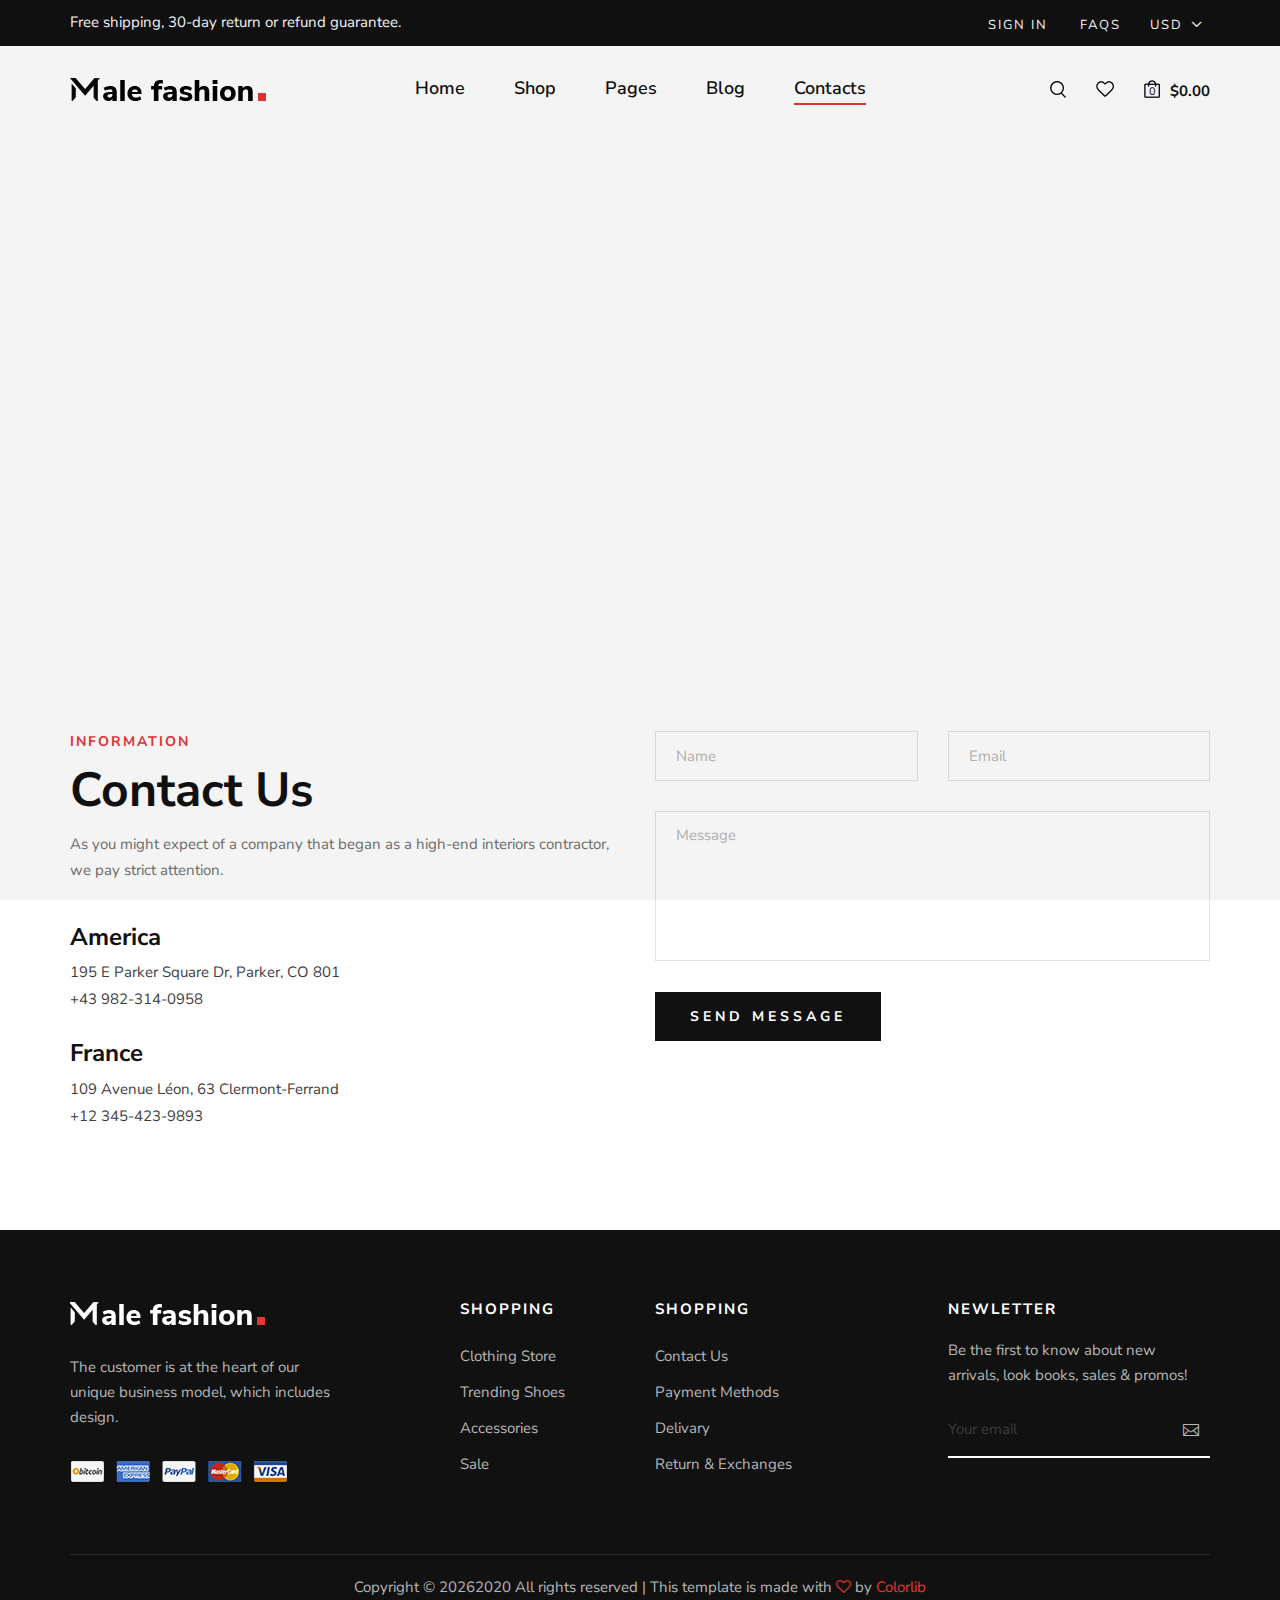
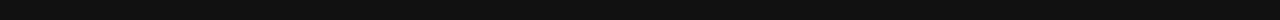
<file: web/common/contact.html>
<!DOCTYPE html>
<html lang="zxx">

<head>
    <meta charset="UTF-8">
    <meta name="description" content="Male_Fashion Template">
    <meta name="keywords" content="Male_Fashion, unica, creative, html">
    <meta name="viewport" content="width=device-width, initial-scale=1.0">
    <meta http-equiv="X-UA-Compatible" content="ie=edge">
    <title>Male-Fashion | Template</title>

    <!-- Google Font -->
    <link href="https://fonts.googleapis.com/css2?family=Nunito+Sans:wght@300;400;600;700;800;900&display=swap"
        rel="stylesheet">

    <!-- Css Styles -->
    <link rel="stylesheet" href="css/bootstrap.min.css" type="text/css">
    <link rel="stylesheet" href="css/font-awesome.min.css" type="text/css">
    <link rel="stylesheet" href="css/elegant-icons.css" type="text/css">
    <link rel="stylesheet" href="css/magnific-popup.css" type="text/css">
    <link rel="stylesheet" href="css/nice-select.css" type="text/css">
    <link rel="stylesheet" href="css/owl.carousel.min.css" type="text/css">
    <link rel="stylesheet" href="css/slicknav.min.css" type="text/css">
    <link rel="stylesheet" href="css/style.css" type="text/css">
</head>

<body>
    <!-- Page Preloder -->
    <div id="preloder">
        <div class="loader"></div>
    </div>

    <!-- Offcanvas Menu Begin -->
    <div class="offcanvas-menu-overlay"></div>
    <div class="offcanvas-menu-wrapper">
        <div class="offcanvas__option">
            <div class="offcanvas__links">
                <a href="#">Sign in</a>
                <a href="#">FAQs</a>
            </div>
            <div class="offcanvas__top__hover">
                <span>Usd <i class="arrow_carrot-down"></i></span>
                <ul>
                    <li>USD</li>
                    <li>EUR</li>
                    <li>USD</li>
                </ul>
            </div>
        </div>
        <div class="offcanvas__nav__option">
            <a href="#" class="search-switch"><img src="img/icon/search.png" alt=""></a>
            <a href="#"><img src="img/icon/heart.png" alt=""></a>
            <a href="#"><img src="img/icon/cart.png" alt=""> <span>0</span></a>
            <div class="price">$0.00</div>
        </div>
        <div id="mobile-menu-wrap"></div>
        <div class="offcanvas__text">
            <p>Free shipping, 30-day return or refund guarantee.</p>
        </div>
    </div>
    <!-- Offcanvas Menu End -->

    <!-- Header Section Begin -->
    <header class="header">
        <div class="header__top">
            <div class="container">
                <div class="row">
                    <div class="col-lg-6 col-md-7">
                        <div class="header__top__left">
                            <p>Free shipping, 30-day return or refund guarantee.</p>
                        </div>
                    </div>
                    <div class="col-lg-6 col-md-5">
                        <div class="header__top__right">
                            <div class="header__top__links">
                                <a href="#">Sign in</a>
                                <a href="#">FAQs</a>
                            </div>
                            <div class="header__top__hover">
                                <span>Usd <i class="arrow_carrot-down"></i></span>
                                <ul>
                                    <li>USD</li>
                                    <li>EUR</li>
                                    <li>USD</li>
                                </ul>
                            </div>
                        </div>
                    </div>
                </div>
            </div>
        </div>
        <div class="container">
            <div class="row">
                <div class="col-lg-3 col-md-3">
                    <div class="header__logo">
                        <a href="./index.html"><img src="img/logo.png" alt=""></a>
                    </div>
                </div>
                <div class="col-lg-6 col-md-6">
                    <nav class="header__menu mobile-menu">
                        <ul>
                            <li><a href="./index.html">Home</a></li>
                            <li><a href="./shop.html">Shop</a></li>
                            <li><a href="#">Pages</a>
                                <ul class="dropdown">
                                    <li><a href="./about.html">About Us</a></li>
                                    <li><a href="./shop-details.html">Shop Details</a></li>
                                    <li><a href="./shopping-cart.html">Shopping Cart</a></li>
                                    <li><a href="./checkout.html">Check Out</a></li>
                                    <li><a href="./blog-details.html">Blog Details</a></li>
                                </ul>
                            </li>
                            <li><a href="./blog.html">Blog</a></li>
                            <li class="active"><a href="./contact.html">Contacts</a></li>
                        </ul>
                    </nav>
                </div>
                <div class="col-lg-3 col-md-3">
                    <div class="header__nav__option">
                        <a href="#" class="search-switch"><img src="img/icon/search.png" alt=""></a>
                        <a href="#"><img src="img/icon/heart.png" alt=""></a>
                        <a href="#"><img src="img/icon/cart.png" alt=""> <span>0</span></a>
                        <div class="price">$0.00</div>
                    </div>
                </div>
            </div>
            <div class="canvas__open"><i class="fa fa-bars"></i></div>
        </div>
    </header>
    <!-- Header Section End -->

    <!-- Map Begin -->
    <div class="map">
        <iframe src="https://www.google.com/maps/embed?pb=!1m18!1m12!1m3!1d111551.9926412813!2d-90.27317134641879!3d38.606612219170856!2m3!1f0!2f0!3f0!3m2!1i1024!2i768!4f13.1!3m3!1m2!1s0x54eab584e432360b%3A0x1c3bb99243deb742!2sUnited%20States!5e0!3m2!1sen!2sbd!4v1597926938024!5m2!1sen!2sbd" height="500" style="border:0;" allowfullscreen="" aria-hidden="false" tabindex="0"></iframe>
    </div>
    <!-- Map End -->

    <!-- Contact Section Begin -->
    <section class="contact spad">
        <div class="container">
            <div class="row">
                <div class="col-lg-6 col-md-6">
                    <div class="contact__text">
                        <div class="section-title">
                            <span>Information</span>
                            <h2>Contact Us</h2>
                            <p>As you might expect of a company that began as a high-end interiors contractor, we pay
                                strict attention.</p>
                        </div>
                        <ul>
                            <li>
                                <h4>America</h4>
                                <p>195 E Parker Square Dr, Parker, CO 801 <br />+43 982-314-0958</p>
                            </li>
                            <li>
                                <h4>France</h4>
                                <p>109 Avenue Léon, 63 Clermont-Ferrand <br />+12 345-423-9893</p>
                            </li>
                        </ul>
                    </div>
                </div>
                <div class="col-lg-6 col-md-6">
                    <div class="contact__form">
                        <form action="#">
                            <div class="row">
                                <div class="col-lg-6">
                                    <input type="text" placeholder="Name">
                                </div>
                                <div class="col-lg-6">
                                    <input type="text" placeholder="Email">
                                </div>
                                <div class="col-lg-12">
                                    <textarea placeholder="Message"></textarea>
                                    <button type="submit" class="site-btn">Send Message</button>
                                </div>
                            </div>
                        </form>
                    </div>
                </div>
            </div>
        </div>
    </section>
    <!-- Contact Section End -->

    <!-- Footer Section Begin -->
    <footer class="footer">
        <div class="container">
            <div class="row">
                <div class="col-lg-3 col-md-6 col-sm-6">
                    <div class="footer__about">
                        <div class="footer__logo">
                            <a href="#"><img src="img/footer-logo.png" alt=""></a>
                        </div>
                        <p>The customer is at the heart of our unique business model, which includes design.</p>
                        <a href="#"><img src="img/payment.png" alt=""></a>
                    </div>
                </div>
                <div class="col-lg-2 offset-lg-1 col-md-3 col-sm-6">
                    <div class="footer__widget">
                        <h6>Shopping</h6>
                        <ul>
                            <li><a href="#">Clothing Store</a></li>
                            <li><a href="#">Trending Shoes</a></li>
                            <li><a href="#">Accessories</a></li>
                            <li><a href="#">Sale</a></li>
                        </ul>
                    </div>
                </div>
                <div class="col-lg-2 col-md-3 col-sm-6">
                    <div class="footer__widget">
                        <h6>Shopping</h6>
                        <ul>
                            <li><a href="#">Contact Us</a></li>
                            <li><a href="#">Payment Methods</a></li>
                            <li><a href="#">Delivary</a></li>
                            <li><a href="#">Return & Exchanges</a></li>
                        </ul>
                    </div>
                </div>
                <div class="col-lg-3 offset-lg-1 col-md-6 col-sm-6">
                    <div class="footer__widget">
                        <h6>NewLetter</h6>
                        <div class="footer__newslatter">
                            <p>Be the first to know about new arrivals, look books, sales & promos!</p>
                            <form action="#">
                                <input type="text" placeholder="Your email">
                                <button type="submit"><span class="icon_mail_alt"></span></button>
                            </form>
                        </div>
                    </div>
                </div>
            </div>
            <div class="row">
                <div class="col-lg-12 text-center">
                    <div class="footer__copyright__text">
                        <!-- Link back to Colorlib can't be removed. Template is licensed under CC BY 3.0. -->
                        <p>Copyright ©
                            <script>
                                document.write(new Date().getFullYear());
                            </script>2020
                            All rights reserved | This template is made with <i class="fa fa-heart-o"
                                aria-hidden="true"></i> by <a href="https://colorlib.com" target="_blank">Colorlib</a>
                        </p>
                        <!-- Link back to Colorlib can't be removed. Template is licensed under CC BY 3.0. -->
                    </div>
                </div>
            </div>
        </div>
    </footer>
    <!-- Footer Section End -->

    <!-- Search Begin -->
    <div class="search-model">
        <div class="h-100 d-flex align-items-center justify-content-center">
            <div class="search-close-switch">+</div>
            <form class="search-model-form">
                <input type="text" id="search-input" placeholder="Search here.....">
            </form>
        </div>
    </div>
    <!-- Search End -->

    <!-- Js Plugins -->
    <script src="js/jquery-3.3.1.min.js"></script>
    <script src="js/bootstrap.min.js"></script>
    <script src="js/jquery.nice-select.min.js"></script>
    <script src="js/jquery.nicescroll.min.js"></script>
    <script src="js/jquery.magnific-popup.min.js"></script>
    <script src="js/jquery.countdown.min.js"></script>
    <script src="js/jquery.slicknav.js"></script>
    <script src="js/mixitup.min.js"></script>
    <script src="js/owl.carousel.min.js"></script>
    <script src="js/main.js"></script>
</body>

</html>
</file>
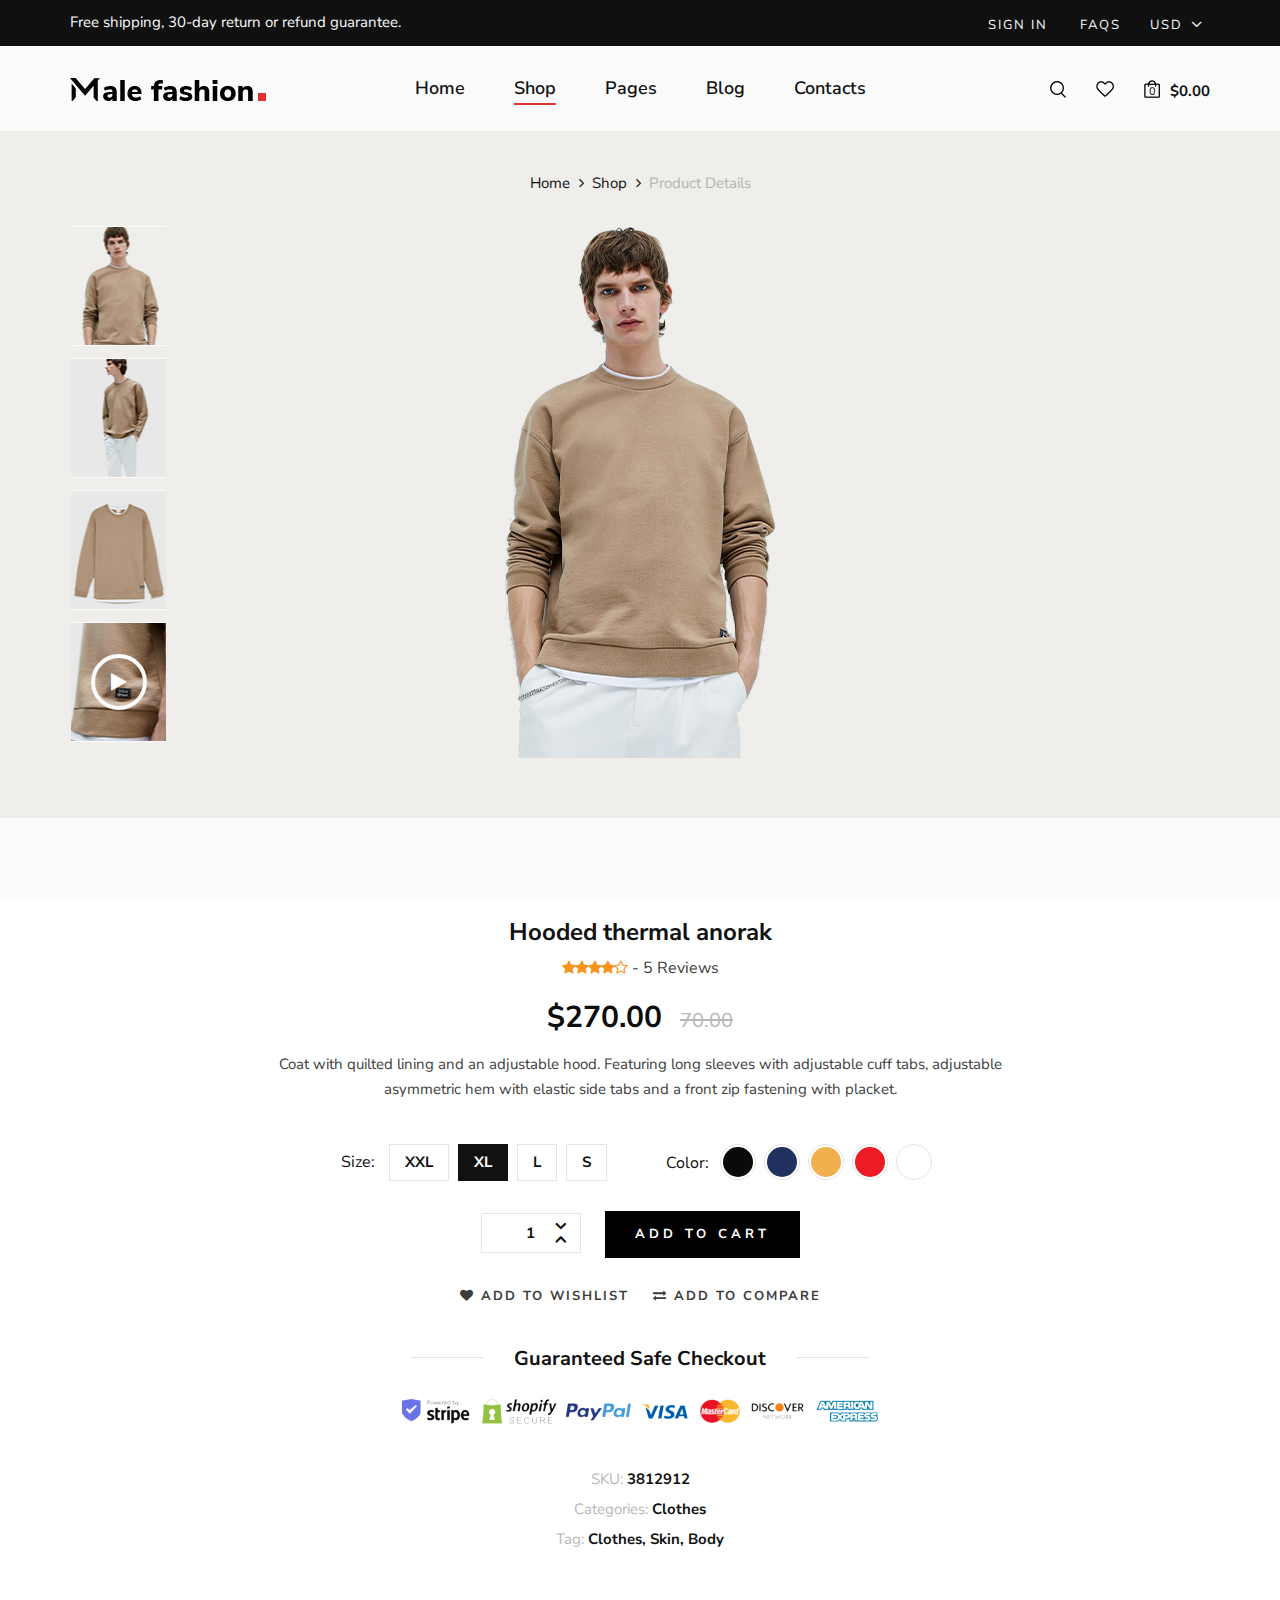
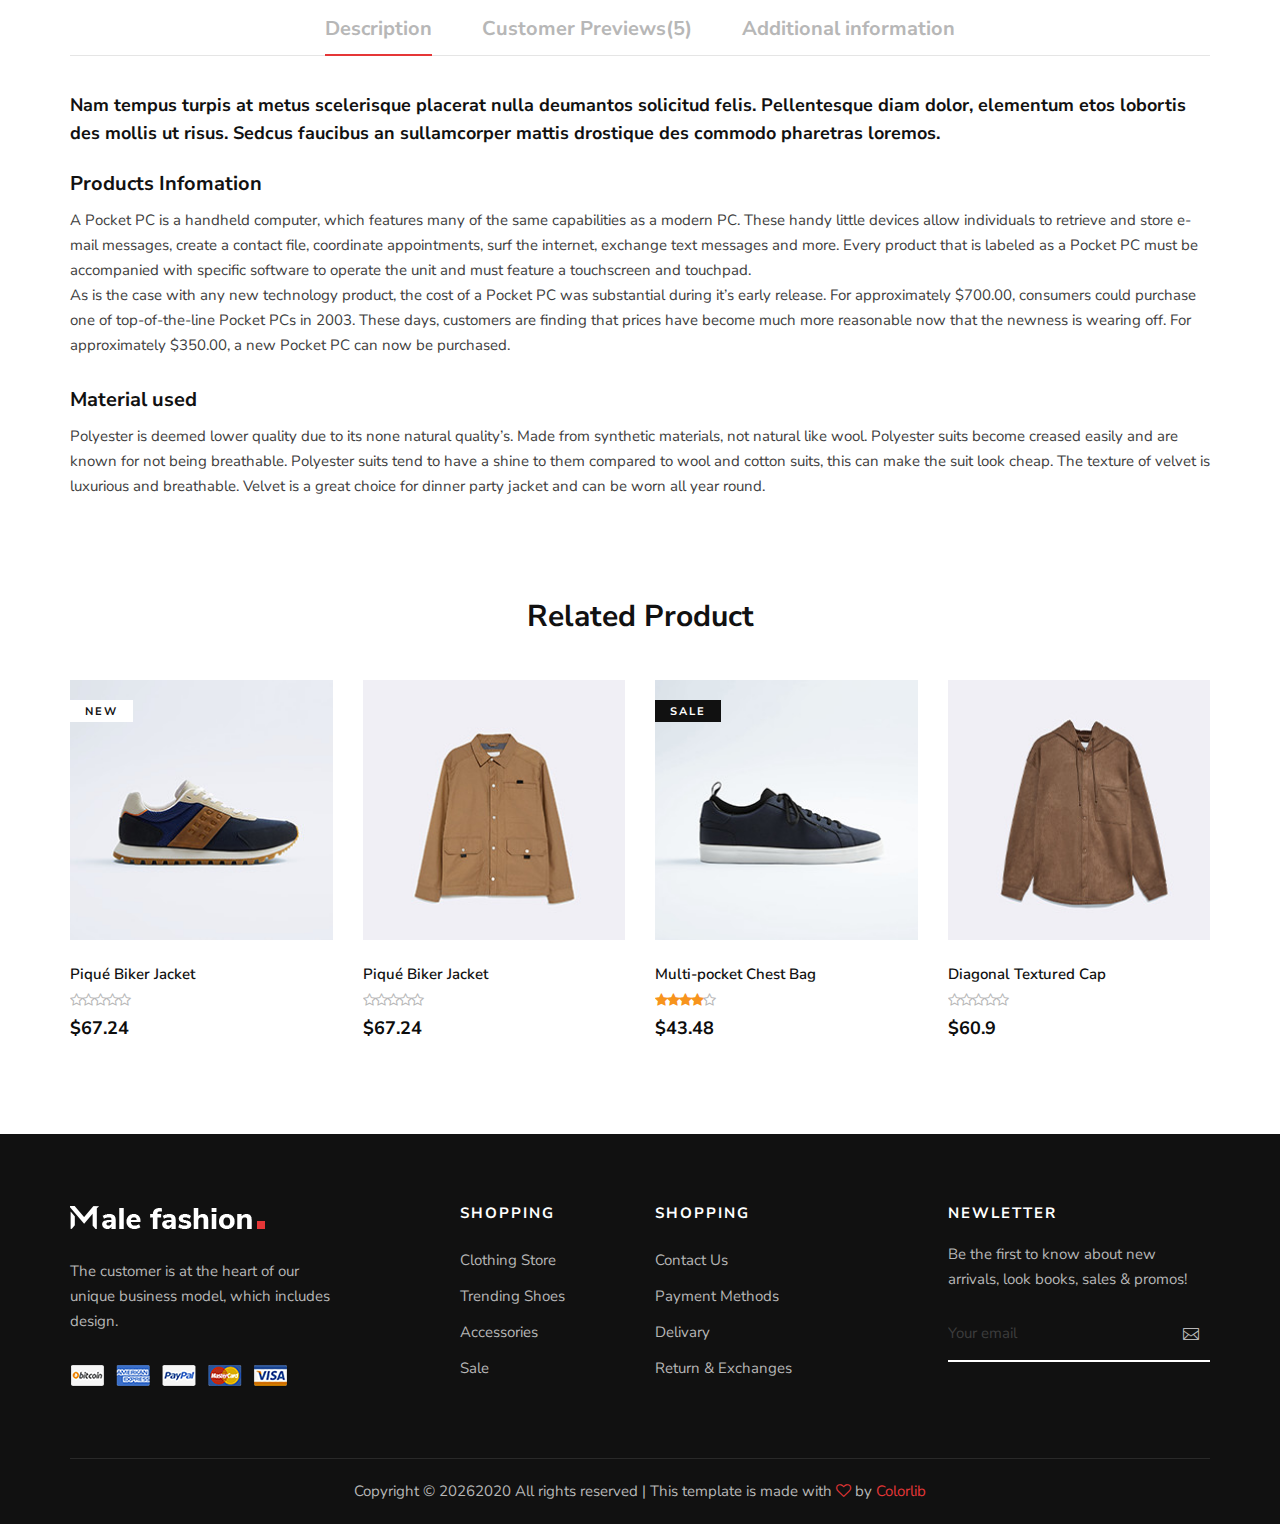
<file: web/common/shop-details.html>
<!DOCTYPE html>
<html lang="zxx">

<head>
    <meta charset="UTF-8">
    <meta name="description" content="Male_Fashion Template">
    <meta name="keywords" content="Male_Fashion, unica, creative, html">
    <meta name="viewport" content="width=device-width, initial-scale=1.0">
    <meta http-equiv="X-UA-Compatible" content="ie=edge">
    <title>Male-Fashion | Template</title>

    <!-- Google Font -->
    <link href="https://fonts.googleapis.com/css2?family=Nunito+Sans:wght@300;400;600;700;800;900&display=swap"
    rel="stylesheet">

    <!-- Css Styles -->
    <link rel="stylesheet" href="css/bootstrap.min.css" type="text/css">
    <link rel="stylesheet" href="css/font-awesome.min.css" type="text/css">
    <link rel="stylesheet" href="css/elegant-icons.css" type="text/css">
    <link rel="stylesheet" href="css/magnific-popup.css" type="text/css">
    <link rel="stylesheet" href="css/nice-select.css" type="text/css">
    <link rel="stylesheet" href="css/owl.carousel.min.css" type="text/css">
    <link rel="stylesheet" href="css/slicknav.min.css" type="text/css">
    <link rel="stylesheet" href="css/style.css" type="text/css">
</head>

<body>
    <!-- Page Preloder -->
    <div id="preloder">
        <div class="loader"></div>
    </div>

    <!-- Offcanvas Menu Begin -->
    <div class="offcanvas-menu-overlay"></div>
    <div class="offcanvas-menu-wrapper">
        <div class="offcanvas__option">
            <div class="offcanvas__links">
                <a href="#">Sign in</a>
                <a href="#">FAQs</a>
            </div>
            <div class="offcanvas__top__hover">
                <span>Usd <i class="arrow_carrot-down"></i></span>
                <ul>
                    <li>USD</li>
                    <li>EUR</li>
                    <li>USD</li>
                </ul>
            </div>
        </div>
        <div class="offcanvas__nav__option">
            <a href="#" class="search-switch"><img src="img/icon/search.png" alt=""></a>
            <a href="#"><img src="img/icon/heart.png" alt=""></a>
            <a href="#"><img src="img/icon/cart.png" alt=""> <span>0</span></a>
            <div class="price">$0.00</div>
        </div>
        <div id="mobile-menu-wrap"></div>
        <div class="offcanvas__text">
            <p>Free shipping, 30-day return or refund guarantee.</p>
        </div>
    </div>
    <!-- Offcanvas Menu End -->

    <!-- Header Section Begin -->
    <header class="header">
        <div class="header__top">
            <div class="container">
                <div class="row">
                    <div class="col-lg-6 col-md-7">
                        <div class="header__top__left">
                            <p>Free shipping, 30-day return or refund guarantee.</p>
                        </div>
                    </div>
                    <div class="col-lg-6 col-md-5">
                        <div class="header__top__right">
                            <div class="header__top__links">
                                <a href="#">Sign in</a>
                                <a href="#">FAQs</a>
                            </div>
                            <div class="header__top__hover">
                                <span>Usd <i class="arrow_carrot-down"></i></span>
                                <ul>
                                    <li>USD</li>
                                    <li>EUR</li>
                                    <li>USD</li>
                                </ul>
                            </div>
                        </div>
                    </div>
                </div>
            </div>
        </div>
        <div class="container">
            <div class="row">
                <div class="col-lg-3 col-md-3">
                    <div class="header__logo">
                        <a href="./inex.html"><img src="img/logo.png" alt=""></a>
                    </div>
                </div>
                <div class="col-lg-6 col-md-6">
                    <nav class="header__menu mobile-menu">
                        <ul>
                            <li><a href="./inex.html">Home</a></li>
                            <li class="active"><a href="./shop.html">Shop</a></li>
                            <li><a href="#">Pages</a>
                                <ul class="dropdown">
                                    <li><a href="./about.html">About Us</a></li>
                                    <li><a href="./shop-details.html">Shop Details</a></li>
                                    <li><a href="./shopping-cart.html">Shopping Cart</a></li>
                                    <li><a href="./checkout.html">Check Out</a></li>
                                    <li><a href="./blog-details.html">Blog Details</a></li>
                                </ul>
                            </li>
                            <li><a href="./blog.html">Blog</a></li>
                            <li><a href="./contact.html">Contacts</a></li>
                        </ul>
                    </nav>
                </div>
                <div class="col-lg-3 col-md-3">
                    <div class="header__nav__option">
                        <a href="#" class="search-switch"><img src="img/icon/search.png" alt=""></a>
                        <a href="#"><img src="img/icon/heart.png" alt=""></a>
                        <a href="#"><img src="img/icon/cart.png" alt=""> <span>0</span></a>
                        <div class="price">$0.00</div>
                    </div>
                </div>
            </div>
            <div class="canvas__open"><i class="fa fa-bars"></i></div>
        </div>
    </header>
    <!-- Header Section End -->

    <!-- Shop Details Section Begin -->
    <section class="shop-details">
        <div class="product__details__pic">
            <div class="container">
                <div class="row">
                    <div class="col-lg-12">
                        <div class="product__details__breadcrumb">
                            <a href="./index.html">Home</a>
                            <a href="./shop.html">Shop</a>
                            <span>Product Details</span>
                        </div>
                    </div>
                </div>
                <div class="row">
                    <div class="col-lg-3 col-md-3">
                        <ul class="nav nav-tabs" role="tablist">
                            <li class="nav-item">
                                <a class="nav-link active" data-toggle="tab" href="#tabs-1" role="tab">
                                    <div class="product__thumb__pic set-bg" data-setbg="img/shop-details/thumb-1.png">
                                    </div>
                                </a>
                            </li>
                            <li class="nav-item">
                                <a class="nav-link" data-toggle="tab" href="#tabs-2" role="tab">
                                    <div class="product__thumb__pic set-bg" data-setbg="img/shop-details/thumb-2.png">
                                    </div>
                                </a>
                            </li>
                            <li class="nav-item">
                                <a class="nav-link" data-toggle="tab" href="#tabs-3" role="tab">
                                    <div class="product__thumb__pic set-bg" data-setbg="img/shop-details/thumb-3.png">
                                    </div>
                                </a>
                            </li>
                            <li class="nav-item">
                                <a class="nav-link" data-toggle="tab" href="#tabs-4" role="tab">
                                    <div class="product__thumb__pic set-bg" data-setbg="img/shop-details/thumb-4.png">
                                        <i class="fa fa-play"></i>
                                    </div>
                                </a>
                            </li>
                        </ul>
                    </div>
                    <div class="col-lg-6 col-md-9">
                        <div class="tab-content">
                            <div class="tab-pane active" id="tabs-1" role="tabpanel">
                                <div class="product__details__pic__item">
                                    <img src="img/shop-details/product-big-2.png" alt="">
                                </div>
                            </div>
                            <div class="tab-pane" id="tabs-2" role="tabpanel">
                                <div class="product__details__pic__item">
                                    <img src="img/shop-details/product-big-3.png" alt="">
                                </div>
                            </div>
                            <div class="tab-pane" id="tabs-3" role="tabpanel">
                                <div class="product__details__pic__item">
                                    <img src="img/shop-details/product-big.png" alt="">
                                </div>
                            </div>
                            <div class="tab-pane" id="tabs-4" role="tabpanel">
                                <div class="product__details__pic__item">
                                    <img src="img/shop-details/product-big-4.png" alt="">
                                    <a href="https://www.youtube.com/watch?v=8PJ3_p7VqHw&list=RD8PJ3_p7VqHw&start_radio=1" class="video-popup"><i class="fa fa-play"></i></a>
                                </div>
                            </div>
                        </div>
                    </div>
                </div>
            </div>
        </div>
        <div class="product__details__content">
            <div class="container">
                <div class="row d-flex justify-content-center">
                    <div class="col-lg-8">
                        <div class="product__details__text">
                            <h4>Hooded thermal anorak</h4>
                            <div class="rating">
                                <i class="fa fa-star"></i>
                                <i class="fa fa-star"></i>
                                <i class="fa fa-star"></i>
                                <i class="fa fa-star"></i>
                                <i class="fa fa-star-o"></i>
                                <span> - 5 Reviews</span>
                            </div>
                            <h3>$270.00 <span>70.00</span></h3>
                            <p>Coat with quilted lining and an adjustable hood. Featuring long sleeves with adjustable
                                cuff tabs, adjustable asymmetric hem with elastic side tabs and a front zip fastening
                            with placket.</p>
                            <div class="product__details__option">
                                <div class="product__details__option__size">
                                    <span>Size:</span>
                                    <label for="xxl">xxl
                                        <input type="radio" id="xxl">
                                    </label>
                                    <label class="active" for="xl">xl
                                        <input type="radio" id="xl">
                                    </label>
                                    <label for="l">l
                                        <input type="radio" id="l">
                                    </label>
                                    <label for="sm">s
                                        <input type="radio" id="sm">
                                    </label>
                                </div>
                                <div class="product__details__option__color">
                                    <span>Color:</span>
                                    <label class="c-1" for="sp-1">
                                        <input type="radio" id="sp-1">
                                    </label>
                                    <label class="c-2" for="sp-2">
                                        <input type="radio" id="sp-2">
                                    </label>
                                    <label class="c-3" for="sp-3">
                                        <input type="radio" id="sp-3">
                                    </label>
                                    <label class="c-4" for="sp-4">
                                        <input type="radio" id="sp-4">
                                    </label>
                                    <label class="c-9" for="sp-9">
                                        <input type="radio" id="sp-9">
                                    </label>
                                </div>
                            </div>
                            <div class="product__details__cart__option">
                                <div class="quantity">
                                    <div class="pro-qty">
                                        <input type="text" value="1">
                                    </div>
                                </div>
                                <a href="#" class="primary-btn">add to cart</a>
                            </div>
                            <div class="product__details__btns__option">
                                <a href="#"><i class="fa fa-heart"></i> add to wishlist</a>
                                <a href="#"><i class="fa fa-exchange"></i> Add To Compare</a>
                            </div>
                            <div class="product__details__last__option">
                                <h5><span>Guaranteed Safe Checkout</span></h5>
                                <img src="img/shop-details/details-payment.png" alt="">
                                <ul>
                                    <li><span>SKU:</span> 3812912</li>
                                    <li><span>Categories:</span> Clothes</li>
                                    <li><span>Tag:</span> Clothes, Skin, Body</li>
                                </ul>
                            </div>
                        </div>
                    </div>
                </div>
                <div class="row">
                    <div class="col-lg-12">
                        <div class="product__details__tab">
                            <ul class="nav nav-tabs" role="tablist">
                                <li class="nav-item">
                                    <a class="nav-link active" data-toggle="tab" href="#tabs-5"
                                    role="tab">Description</a>
                                </li>
                                <li class="nav-item">
                                    <a class="nav-link" data-toggle="tab" href="#tabs-6" role="tab">Customer
                                    Previews(5)</a>
                                </li>
                                <li class="nav-item">
                                    <a class="nav-link" data-toggle="tab" href="#tabs-7" role="tab">Additional
                                    information</a>
                                </li>
                            </ul>
                            <div class="tab-content">
                                <div class="tab-pane active" id="tabs-5" role="tabpanel">
                                    <div class="product__details__tab__content">
                                        <p class="note">Nam tempus turpis at metus scelerisque placerat nulla deumantos
                                            solicitud felis. Pellentesque diam dolor, elementum etos lobortis des mollis
                                            ut risus. Sedcus faucibus an sullamcorper mattis drostique des commodo
                                        pharetras loremos.</p>
                                        <div class="product__details__tab__content__item">
                                            <h5>Products Infomation</h5>
                                            <p>A Pocket PC is a handheld computer, which features many of the same
                                                capabilities as a modern PC. These handy little devices allow
                                                individuals to retrieve and store e-mail messages, create a contact
                                                file, coordinate appointments, surf the internet, exchange text messages
                                                and more. Every product that is labeled as a Pocket PC must be
                                                accompanied with specific software to operate the unit and must feature
                                            a touchscreen and touchpad.</p>
                                            <p>As is the case with any new technology product, the cost of a Pocket PC
                                                was substantial during it’s early release. For approximately $700.00,
                                                consumers could purchase one of top-of-the-line Pocket PCs in 2003.
                                                These days, customers are finding that prices have become much more
                                                reasonable now that the newness is wearing off. For approximately
                                            $350.00, a new Pocket PC can now be purchased.</p>
                                        </div>
                                        <div class="product__details__tab__content__item">
                                            <h5>Material used</h5>
                                            <p>Polyester is deemed lower quality due to its none natural quality’s. Made
                                                from synthetic materials, not natural like wool. Polyester suits become
                                                creased easily and are known for not being breathable. Polyester suits
                                                tend to have a shine to them compared to wool and cotton suits, this can
                                                make the suit look cheap. The texture of velvet is luxurious and
                                                breathable. Velvet is a great choice for dinner party jacket and can be
                                            worn all year round.</p>
                                        </div>
                                    </div>
                                </div>
                                <div class="tab-pane" id="tabs-6" role="tabpanel">
                                    <div class="product__details__tab__content">
                                        <div class="product__details__tab__content__item">
                                            <h5>Products Infomation</h5>
                                            <p>A Pocket PC is a handheld computer, which features many of the same
                                                capabilities as a modern PC. These handy little devices allow
                                                individuals to retrieve and store e-mail messages, create a contact
                                                file, coordinate appointments, surf the internet, exchange text messages
                                                and more. Every product that is labeled as a Pocket PC must be
                                                accompanied with specific software to operate the unit and must feature
                                            a touchscreen and touchpad.</p>
                                            <p>As is the case with any new technology product, the cost of a Pocket PC
                                                was substantial during it’s early release. For approximately $700.00,
                                                consumers could purchase one of top-of-the-line Pocket PCs in 2003.
                                                These days, customers are finding that prices have become much more
                                                reasonable now that the newness is wearing off. For approximately
                                            $350.00, a new Pocket PC can now be purchased.</p>
                                        </div>
                                        <div class="product__details__tab__content__item">
                                            <h5>Material used</h5>
                                            <p>Polyester is deemed lower quality due to its none natural quality’s. Made
                                                from synthetic materials, not natural like wool. Polyester suits become
                                                creased easily and are known for not being breathable. Polyester suits
                                                tend to have a shine to them compared to wool and cotton suits, this can
                                                make the suit look cheap. The texture of velvet is luxurious and
                                                breathable. Velvet is a great choice for dinner party jacket and can be
                                            worn all year round.</p>
                                        </div>
                                    </div>
                                </div>
                                <div class="tab-pane" id="tabs-7" role="tabpanel">
                                    <div class="product__details__tab__content">
                                        <p class="note">Nam tempus turpis at metus scelerisque placerat nulla deumantos
                                            solicitud felis. Pellentesque diam dolor, elementum etos lobortis des mollis
                                            ut risus. Sedcus faucibus an sullamcorper mattis drostique des commodo
                                        pharetras loremos.</p>
                                        <div class="product__details__tab__content__item">
                                            <h5>Products Infomation</h5>
                                            <p>A Pocket PC is a handheld computer, which features many of the same
                                                capabilities as a modern PC. These handy little devices allow
                                                individuals to retrieve and store e-mail messages, create a contact
                                                file, coordinate appointments, surf the internet, exchange text messages
                                                and more. Every product that is labeled as a Pocket PC must be
                                                accompanied with specific software to operate the unit and must feature
                                            a touchscreen and touchpad.</p>
                                            <p>As is the case with any new technology product, the cost of a Pocket PC
                                                was substantial during it’s early release. For approximately $700.00,
                                                consumers could purchase one of top-of-the-line Pocket PCs in 2003.
                                                These days, customers are finding that prices have become much more
                                                reasonable now that the newness is wearing off. For approximately
                                            $350.00, a new Pocket PC can now be purchased.</p>
                                        </div>
                                        <div class="product__details__tab__content__item">
                                            <h5>Material used</h5>
                                            <p>Polyester is deemed lower quality due to its none natural quality’s. Made
                                                from synthetic materials, not natural like wool. Polyester suits become
                                                creased easily and are known for not being breathable. Polyester suits
                                                tend to have a shine to them compared to wool and cotton suits, this can
                                                make the suit look cheap. The texture of velvet is luxurious and
                                                breathable. Velvet is a great choice for dinner party jacket and can be
                                            worn all year round.</p>
                                        </div>
                                    </div>
                                </div>
                            </div>
                        </div>
                    </div>
                </div>
            </div>
        </div>
    </section>
    <!-- Shop Details Section End -->

    <!-- Related Section Begin -->
    <section class="related spad">
        <div class="container">
            <div class="row">
                <div class="col-lg-12">
                    <h3 class="related-title">Related Product</h3>
                </div>
            </div>
            <div class="row">
                <div class="col-lg-3 col-md-6 col-sm-6 col-sm-6">
                    <div class="product__item">
                        <div class="product__item__pic set-bg" data-setbg="img/product/product-1.jpg">
                            <span class="label">New</span>
                            <ul class="product__hover">
                                <li><a href="#"><img src="img/icon/heart.png" alt=""></a></li>
                                <li><a href="#"><img src="img/icon/compare.png" alt=""> <span>Compare</span></a></li>
                                <li><a href="#"><img src="img/icon/search.png" alt=""></a></li>
                            </ul>
                        </div>
                        <div class="product__item__text">
                            <h6>Piqué Biker Jacket</h6>
                            <a href="#" class="add-cart">+ Add To Cart</a>
                            <div class="rating">
                                <i class="fa fa-star-o"></i>
                                <i class="fa fa-star-o"></i>
                                <i class="fa fa-star-o"></i>
                                <i class="fa fa-star-o"></i>
                                <i class="fa fa-star-o"></i>
                            </div>
                            <h5>$67.24</h5>
                            <div class="product__color__select">
                                <label for="pc-1">
                                    <input type="radio" id="pc-1">
                                </label>
                                <label class="active black" for="pc-2">
                                    <input type="radio" id="pc-2">
                                </label>
                                <label class="grey" for="pc-3">
                                    <input type="radio" id="pc-3">
                                </label>
                            </div>
                        </div>
                    </div>
                </div>
                <div class="col-lg-3 col-md-6 col-sm-6 col-sm-6">
                    <div class="product__item">
                        <div class="product__item__pic set-bg" data-setbg="img/product/product-2.jpg">
                            <ul class="product__hover">
                                <li><a href="#"><img src="img/icon/heart.png" alt=""></a></li>
                                <li><a href="#"><img src="img/icon/compare.png" alt=""> <span>Compare</span></a></li>
                                <li><a href="#"><img src="img/icon/search.png" alt=""></a></li>
                            </ul>
                        </div>
                        <div class="product__item__text">
                            <h6>Piqué Biker Jacket</h6>
                            <a href="#" class="add-cart">+ Add To Cart</a>
                            <div class="rating">
                                <i class="fa fa-star-o"></i>
                                <i class="fa fa-star-o"></i>
                                <i class="fa fa-star-o"></i>
                                <i class="fa fa-star-o"></i>
                                <i class="fa fa-star-o"></i>
                            </div>
                            <h5>$67.24</h5>
                            <div class="product__color__select">
                                <label for="pc-4">
                                    <input type="radio" id="pc-4">
                                </label>
                                <label class="active black" for="pc-5">
                                    <input type="radio" id="pc-5">
                                </label>
                                <label class="grey" for="pc-6">
                                    <input type="radio" id="pc-6">
                                </label>
                            </div>
                        </div>
                    </div>
                </div>
                <div class="col-lg-3 col-md-6 col-sm-6 col-sm-6">
                    <div class="product__item sale">
                        <div class="product__item__pic set-bg" data-setbg="img/product/product-3.jpg">
                            <span class="label">Sale</span>
                            <ul class="product__hover">
                                <li><a href="#"><img src="img/icon/heart.png" alt=""></a></li>
                                <li><a href="#"><img src="img/icon/compare.png" alt=""> <span>Compare</span></a></li>
                                <li><a href="#"><img src="img/icon/search.png" alt=""></a></li>
                            </ul>
                        </div>
                        <div class="product__item__text">
                            <h6>Multi-pocket Chest Bag</h6>
                            <a href="#" class="add-cart">+ Add To Cart</a>
                            <div class="rating">
                                <i class="fa fa-star"></i>
                                <i class="fa fa-star"></i>
                                <i class="fa fa-star"></i>
                                <i class="fa fa-star"></i>
                                <i class="fa fa-star-o"></i>
                            </div>
                            <h5>$43.48</h5>
                            <div class="product__color__select">
                                <label for="pc-7">
                                    <input type="radio" id="pc-7">
                                </label>
                                <label class="active black" for="pc-8">
                                    <input type="radio" id="pc-8">
                                </label>
                                <label class="grey" for="pc-9">
                                    <input type="radio" id="pc-9">
                                </label>
                            </div>
                        </div>
                    </div>
                </div>
                <div class="col-lg-3 col-md-6 col-sm-6 col-sm-6">
                    <div class="product__item">
                        <div class="product__item__pic set-bg" data-setbg="img/product/product-4.jpg">
                            <ul class="product__hover">
                                <li><a href="#"><img src="img/icon/heart.png" alt=""></a></li>
                                <li><a href="#"><img src="img/icon/compare.png" alt=""> <span>Compare</span></a></li>
                                <li><a href="#"><img src="img/icon/search.png" alt=""></a></li>
                            </ul>
                        </div>
                        <div class="product__item__text">
                            <h6>Diagonal Textured Cap</h6>
                            <a href="#" class="add-cart">+ Add To Cart</a>
                            <div class="rating">
                                <i class="fa fa-star-o"></i>
                                <i class="fa fa-star-o"></i>
                                <i class="fa fa-star-o"></i>
                                <i class="fa fa-star-o"></i>
                                <i class="fa fa-star-o"></i>
                            </div>
                            <h5>$60.9</h5>
                            <div class="product__color__select">
                                <label for="pc-10">
                                    <input type="radio" id="pc-10">
                                </label>
                                <label class="active black" for="pc-11">
                                    <input type="radio" id="pc-11">
                                </label>
                                <label class="grey" for="pc-12">
                                    <input type="radio" id="pc-12">
                                </label>
                            </div>
                        </div>
                    </div>
                </div>
            </div>
        </div>
    </section>
    <!-- Related Section End -->

    <!-- Footer Section Begin -->
    <footer class="footer">
        <div class="container">
            <div class="row">
                <div class="col-lg-3 col-md-6 col-sm-6">
                    <div class="footer__about">
                        <div class="footer__logo">
                            <a href="#"><img src="img/footer-logo.png" alt=""></a>
                        </div>
                        <p>The customer is at the heart of our unique business model, which includes design.</p>
                        <a href="#"><img src="img/payment.png" alt=""></a>
                    </div>
                </div>
                <div class="col-lg-2 offset-lg-1 col-md-3 col-sm-6">
                    <div class="footer__widget">
                        <h6>Shopping</h6>
                        <ul>
                            <li><a href="#">Clothing Store</a></li>
                            <li><a href="#">Trending Shoes</a></li>
                            <li><a href="#">Accessories</a></li>
                            <li><a href="#">Sale</a></li>
                        </ul>
                    </div>
                </div>
                <div class="col-lg-2 col-md-3 col-sm-6">
                    <div class="footer__widget">
                        <h6>Shopping</h6>
                        <ul>
                            <li><a href="#">Contact Us</a></li>
                            <li><a href="#">Payment Methods</a></li>
                            <li><a href="#">Delivary</a></li>
                            <li><a href="#">Return & Exchanges</a></li>
                        </ul>
                    </div>
                </div>
                <div class="col-lg-3 offset-lg-1 col-md-6 col-sm-6">
                    <div class="footer__widget">
                        <h6>NewLetter</h6>
                        <div class="footer__newslatter">
                            <p>Be the first to know about new arrivals, look books, sales & promos!</p>
                            <form action="#">
                                <input type="text" placeholder="Your email">
                                <button type="submit"><span class="icon_mail_alt"></span></button>
                            </form>
                        </div>
                    </div>
                </div>
            </div>
            <div class="row">
                <div class="col-lg-12 text-center">
                    <div class="footer__copyright__text">
                        <!-- Link back to Colorlib can't be removed. Template is licensed under CC BY 3.0. -->
                        <p>Copyright ©
                            <script>
                                document.write(new Date().getFullYear());
                            </script>2020
                            All rights reserved | This template is made with <i class="fa fa-heart-o"
                            aria-hidden="true"></i> by <a href="https://colorlib.com" target="_blank">Colorlib</a>
                        </p>
                        <!-- Link back to Colorlib can't be removed. Template is licensed under CC BY 3.0. -->
                    </div>
                </div>
            </div>
        </div>
    </footer>
    <!-- Footer Section End -->

    <!-- Search Begin -->
    <div class="search-model">
        <div class="h-100 d-flex align-items-center justify-content-center">
            <div class="search-close-switch">+</div>
            <form class="search-model-form">
                <input type="text" id="search-input" placeholder="Search here.....">
            </form>
        </div>
    </div>
    <!-- Search End -->

    <!-- Js Plugins -->
    <script src="js/jquery-3.3.1.min.js"></script>
    <script src="js/bootstrap.min.js"></script>
    <script src="js/jquery.nice-select.min.js"></script>
    <script src="js/jquery.nicescroll.min.js"></script>
    <script src="js/jquery.magnific-popup.min.js"></script>
    <script src="js/jquery.countdown.min.js"></script>
    <script src="js/jquery.slicknav.js"></script>
    <script src="js/mixitup.min.js"></script>
    <script src="js/owl.carousel.min.js"></script>
    <script src="js/main.js"></script>
</body>

</html>
</file>
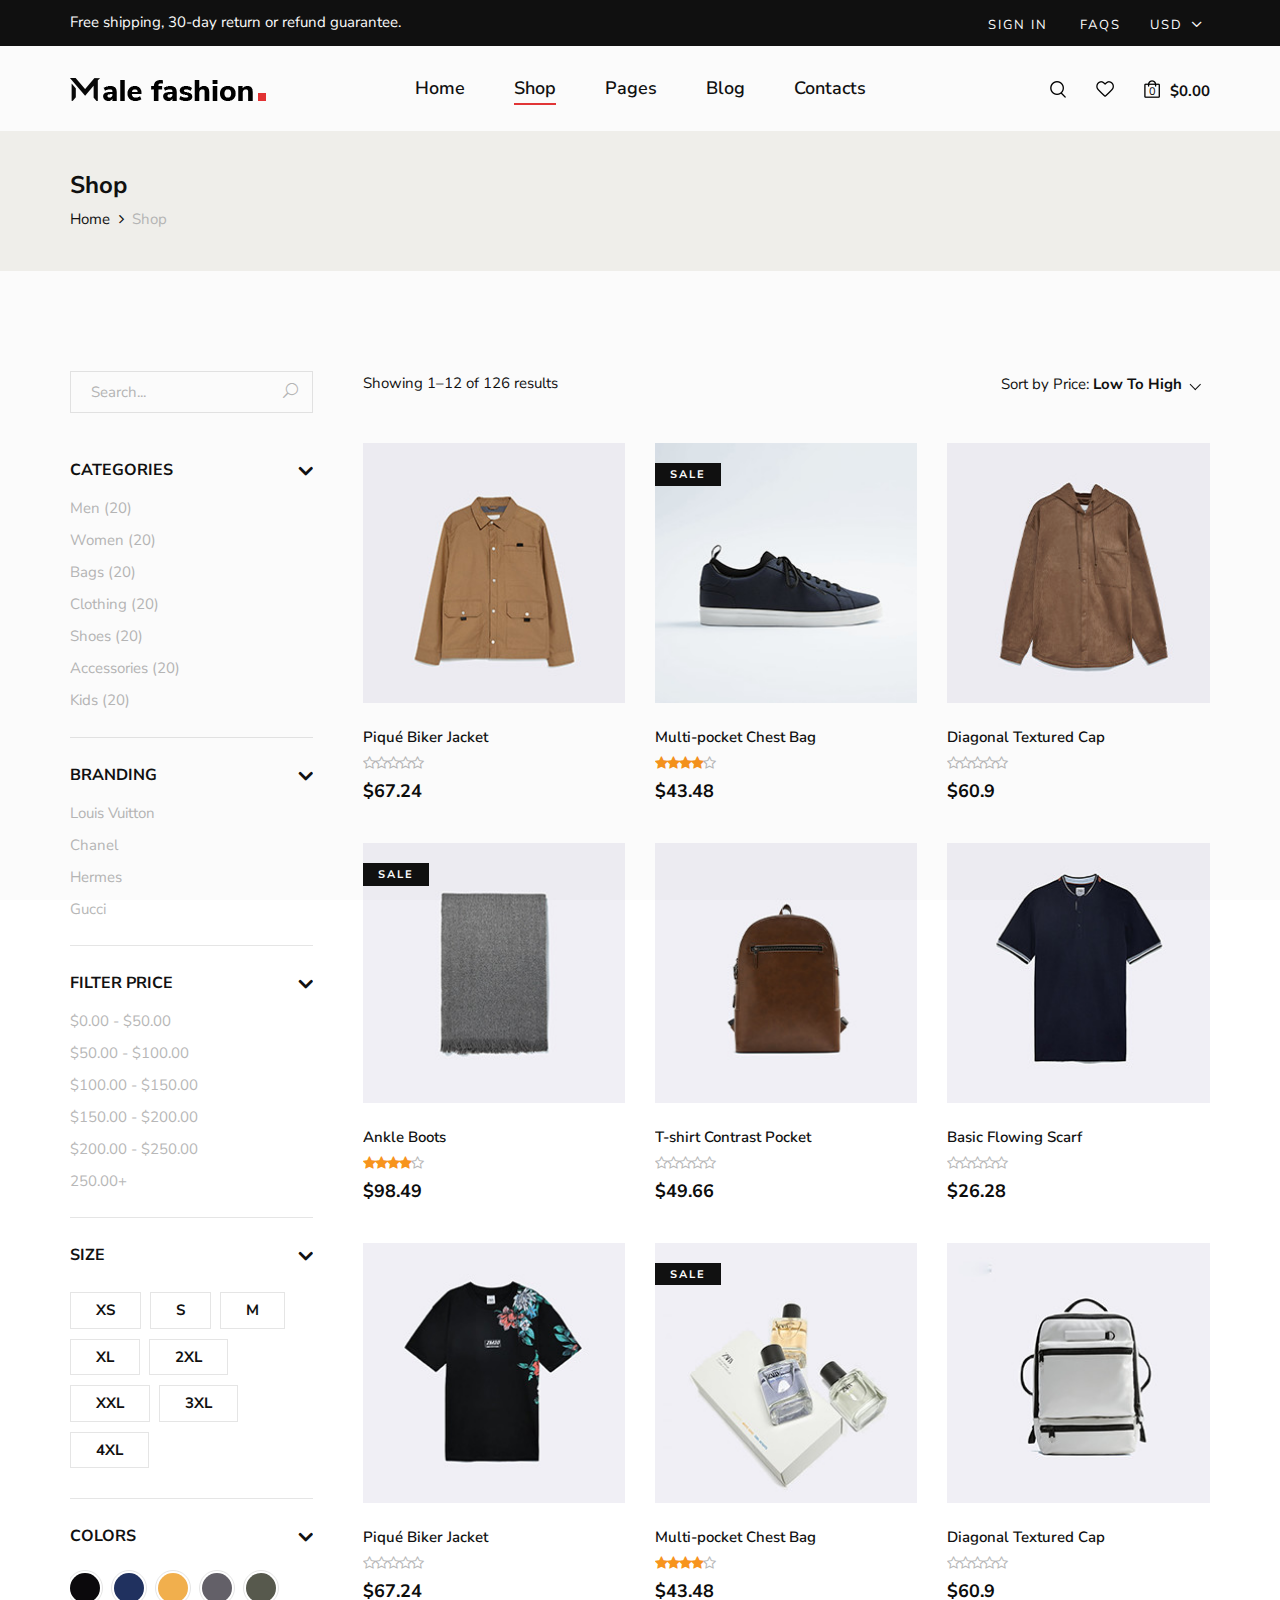
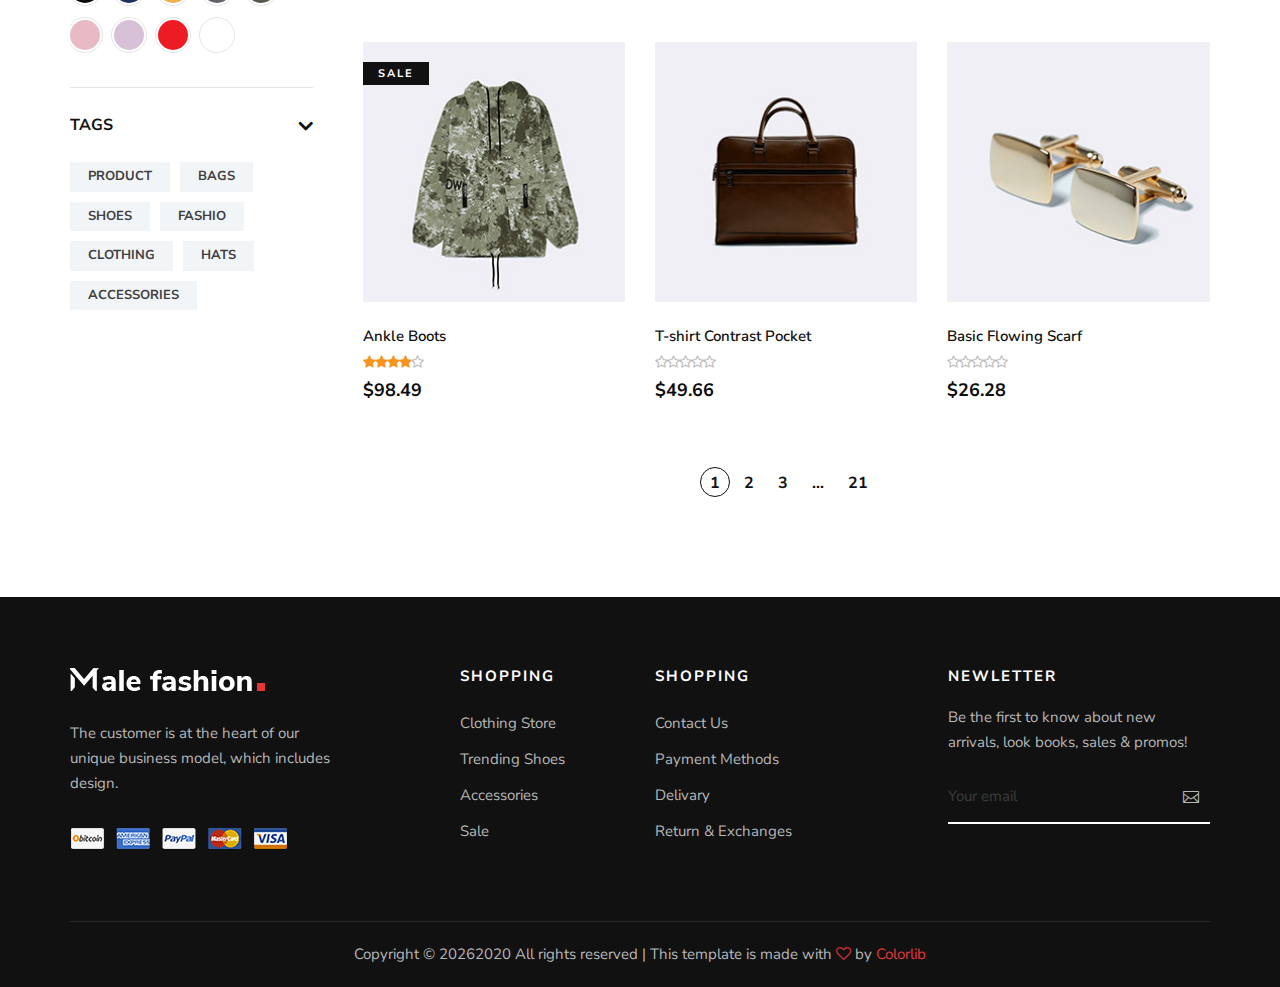
<file: web/common/shop.html>
<!DOCTYPE html>
<html lang="zxx">

<head>
    <meta charset="UTF-8">
    <meta name="description" content="Male_Fashion Template">
    <meta name="keywords" content="Male_Fashion, unica, creative, html">
    <meta name="viewport" content="width=device-width, initial-scale=1.0">
    <meta http-equiv="X-UA-Compatible" content="ie=edge">
    <title>Male-Fashion | Template</title>

    <!-- Google Font -->
    <link href="https://fonts.googleapis.com/css2?family=Nunito+Sans:wght@300;400;600;700;800;900&display=swap"
    rel="stylesheet">

    <!-- Css Styles -->
    <link rel="stylesheet" href="css/bootstrap.min.css" type="text/css">
    <link rel="stylesheet" href="css/font-awesome.min.css" type="text/css">
    <link rel="stylesheet" href="css/elegant-icons.css" type="text/css">
    <link rel="stylesheet" href="css/magnific-popup.css" type="text/css">
    <link rel="stylesheet" href="css/nice-select.css" type="text/css">
    <link rel="stylesheet" href="css/owl.carousel.min.css" type="text/css">
    <link rel="stylesheet" href="css/slicknav.min.css" type="text/css">
    <link rel="stylesheet" href="css/style.css" type="text/css">
</head>

<body>
    <!-- Page Preloder -->
    <div id="preloder">
        <div class="loader"></div>
    </div>

    <!-- Offcanvas Menu Begin -->
    <div class="offcanvas-menu-overlay"></div>
    <div class="offcanvas-menu-wrapper">
        <div class="offcanvas__option">
            <div class="offcanvas__links">
                <a href="#">Sign in</a>
                <a href="#">FAQs</a>
            </div>
            <div class="offcanvas__top__hover">
                <span>Usd <i class="arrow_carrot-down"></i></span>
                <ul>
                    <li>USD</li>
                    <li>EUR</li>
                    <li>USD</li>
                </ul>
            </div>
        </div>
        <div class="offcanvas__nav__option">
            <a href="#" class="search-switch"><img src="img/icon/search.png" alt=""></a>
            <a href="#"><img src="img/icon/heart.png" alt=""></a>
            <a href="#"><img src="img/icon/cart.png" alt=""> <span>0</span></a>
            <div class="price">$0.00</div>
        </div>
        <div id="mobile-menu-wrap"></div>
        <div class="offcanvas__text">
            <p>Free shipping, 30-day return or refund guarantee.</p>
        </div>
    </div>
    <!-- Offcanvas Menu End -->

    <!-- Header Section Begin -->
    <header class="header">
        <div class="header__top">
            <div class="container">
                <div class="row">
                    <div class="col-lg-6 col-md-7">
                        <div class="header__top__left">
                            <p>Free shipping, 30-day return or refund guarantee.</p>
                        </div>
                    </div>
                    <div class="col-lg-6 col-md-5">
                        <div class="header__top__right">
                            <div class="header__top__links">
                                <a href="#">Sign in</a>
                                <a href="#">FAQs</a>
                            </div>
                            <div class="header__top__hover">
                                <span>Usd <i class="arrow_carrot-down"></i></span>
                                <ul>
                                    <li>USD</li>
                                    <li>EUR</li>
                                    <li>USD</li>
                                </ul>
                            </div>
                        </div>
                    </div>
                </div>
            </div>
        </div>
        <div class="container">
            <div class="row">
                <div class="col-lg-3 col-md-3">
                    <div class="header__logo">
                        <a href="./index.html"><img src="img/logo.png" alt=""></a>
                    </div>
                </div>
                <div class="col-lg-6 col-md-6">
                    <nav class="header__menu mobile-menu">
                        <ul>
                            <li><a href="./index.html">Home</a></li>
                            <li class="active"><a href="./shop.html">Shop</a></li>
                            <li><a href="#">Pages</a>
                                <ul class="dropdown">
                                    <li><a href="./about.html">About Us</a></li>
                                    <li><a href="./shop-details.html">Shop Details</a></li>
                                    <li><a href="./shopping-cart.html">Shopping Cart</a></li>
                                    <li><a href="./checkout.html">Check Out</a></li>
                                    <li><a href="./blog-details.html">Blog Details</a></li>
                                </ul>
                            </li>
                            <li><a href="./blog.html">Blog</a></li>
                            <li><a href="./contact.html">Contacts</a></li>
                        </ul>
                    </nav>
                </div>
                <div class="col-lg-3 col-md-3">
                    <div class="header__nav__option">
                        <a href="#" class="search-switch"><img src="img/icon/search.png" alt=""></a>
                        <a href="#"><img src="img/icon/heart.png" alt=""></a>
                        <a href="#"><img src="img/icon/cart.png" alt=""> <span>0</span></a>
                        <div class="price">$0.00</div>
                    </div>
                </div>
            </div>
            <div class="canvas__open"><i class="fa fa-bars"></i></div>
        </div>
    </header>
    <!-- Header Section End -->

    <!-- Breadcrumb Section Begin -->
    <section class="breadcrumb-option">
        <div class="container">
            <div class="row">
                <div class="col-lg-12">
                    <div class="breadcrumb__text">
                        <h4>Shop</h4>
                        <div class="breadcrumb__links">
                            <a href="./index.html">Home</a>
                            <span>Shop</span>
                        </div>
                    </div>
                </div>
            </div>
        </div>
    </section>
    <!-- Breadcrumb Section End -->

    <!-- Shop Section Begin -->
    <section class="shop spad">
        <div class="container">
            <div class="row">
                <div class="col-lg-3">
                    <div class="shop__sidebar">
                        <div class="shop__sidebar__search">
                            <form action="#">
                                <input type="text" placeholder="Search...">
                                <button type="submit"><span class="icon_search"></span></button>
                            </form>
                        </div>
                        <div class="shop__sidebar__accordion">
                            <div class="accordion" id="accordionExample">
                                <div class="card">
                                    <div class="card-heading">
                                        <a data-toggle="collapse" data-target="#collapseOne">Categories</a>
                                    </div>
                                    <div id="collapseOne" class="collapse show" data-parent="#accordionExample">
                                        <div class="card-body">
                                            <div class="shop__sidebar__categories">
                                                <ul class="nice-scroll">
                                                    <li><a href="#">Men (20)</a></li>
                                                    <li><a href="#">Women (20)</a></li>
                                                    <li><a href="#">Bags (20)</a></li>
                                                    <li><a href="#">Clothing (20)</a></li>
                                                    <li><a href="#">Shoes (20)</a></li>
                                                    <li><a href="#">Accessories (20)</a></li>
                                                    <li><a href="#">Kids (20)</a></li>
                                                    <li><a href="#">Kids (20)</a></li>
                                                    <li><a href="#">Kids (20)</a></li>
                                                </ul>
                                            </div>
                                        </div>
                                    </div>
                                </div>
                                <div class="card">
                                    <div class="card-heading">
                                        <a data-toggle="collapse" data-target="#collapseTwo">Branding</a>
                                    </div>
                                    <div id="collapseTwo" class="collapse show" data-parent="#accordionExample">
                                        <div class="card-body">
                                            <div class="shop__sidebar__brand">
                                                <ul>
                                                    <li><a href="#">Louis Vuitton</a></li>
                                                    <li><a href="#">Chanel</a></li>
                                                    <li><a href="#">Hermes</a></li>
                                                    <li><a href="#">Gucci</a></li>
                                                </ul>
                                            </div>
                                        </div>
                                    </div>
                                </div>
                                <div class="card">
                                    <div class="card-heading">
                                        <a data-toggle="collapse" data-target="#collapseThree">Filter Price</a>
                                    </div>
                                    <div id="collapseThree" class="collapse show" data-parent="#accordionExample">
                                        <div class="card-body">
                                            <div class="shop__sidebar__price">
                                                <ul>
                                                    <li><a href="#">$0.00 - $50.00</a></li>
                                                    <li><a href="#">$50.00 - $100.00</a></li>
                                                    <li><a href="#">$100.00 - $150.00</a></li>
                                                    <li><a href="#">$150.00 - $200.00</a></li>
                                                    <li><a href="#">$200.00 - $250.00</a></li>
                                                    <li><a href="#">250.00+</a></li>
                                                </ul>
                                            </div>
                                        </div>
                                    </div>
                                </div>
                                <div class="card">
                                    <div class="card-heading">
                                        <a data-toggle="collapse" data-target="#collapseFour">Size</a>
                                    </div>
                                    <div id="collapseFour" class="collapse show" data-parent="#accordionExample">
                                        <div class="card-body">
                                            <div class="shop__sidebar__size">
                                                <label for="xs">xs
                                                    <input type="radio" id="xs">
                                                </label>
                                                <label for="sm">s
                                                    <input type="radio" id="sm">
                                                </label>
                                                <label for="md">m
                                                    <input type="radio" id="md">
                                                </label>
                                                <label for="xl">xl
                                                    <input type="radio" id="xl">
                                                </label>
                                                <label for="2xl">2xl
                                                    <input type="radio" id="2xl">
                                                </label>
                                                <label for="xxl">xxl
                                                    <input type="radio" id="xxl">
                                                </label>
                                                <label for="3xl">3xl
                                                    <input type="radio" id="3xl">
                                                </label>
                                                <label for="4xl">4xl
                                                    <input type="radio" id="4xl">
                                                </label>
                                            </div>
                                        </div>
                                    </div>
                                </div>
                                <div class="card">
                                    <div class="card-heading">
                                        <a data-toggle="collapse" data-target="#collapseFive">Colors</a>
                                    </div>
                                    <div id="collapseFive" class="collapse show" data-parent="#accordionExample">
                                        <div class="card-body">
                                            <div class="shop__sidebar__color">
                                                <label class="c-1" for="sp-1">
                                                    <input type="radio" id="sp-1">
                                                </label>
                                                <label class="c-2" for="sp-2">
                                                    <input type="radio" id="sp-2">
                                                </label>
                                                <label class="c-3" for="sp-3">
                                                    <input type="radio" id="sp-3">
                                                </label>
                                                <label class="c-4" for="sp-4">
                                                    <input type="radio" id="sp-4">
                                                </label>
                                                <label class="c-5" for="sp-5">
                                                    <input type="radio" id="sp-5">
                                                </label>
                                                <label class="c-6" for="sp-6">
                                                    <input type="radio" id="sp-6">
                                                </label>
                                                <label class="c-7" for="sp-7">
                                                    <input type="radio" id="sp-7">
                                                </label>
                                                <label class="c-8" for="sp-8">
                                                    <input type="radio" id="sp-8">
                                                </label>
                                                <label class="c-9" for="sp-9">
                                                    <input type="radio" id="sp-9">
                                                </label>
                                            </div>
                                        </div>
                                    </div>
                                </div>
                                <div class="card">
                                    <div class="card-heading">
                                        <a data-toggle="collapse" data-target="#collapseSix">Tags</a>
                                    </div>
                                    <div id="collapseSix" class="collapse show" data-parent="#accordionExample">
                                        <div class="card-body">
                                            <div class="shop__sidebar__tags">
                                                <a href="#">Product</a>
                                                <a href="#">Bags</a>
                                                <a href="#">Shoes</a>
                                                <a href="#">Fashio</a>
                                                <a href="#">Clothing</a>
                                                <a href="#">Hats</a>
                                                <a href="#">Accessories</a>
                                            </div>
                                        </div>
                                    </div>
                                </div>
                            </div>
                        </div>
                    </div>
                </div>
                <div class="col-lg-9">
                    <div class="shop__product__option">
                        <div class="row">
                            <div class="col-lg-6 col-md-6 col-sm-6">
                                <div class="shop__product__option__left">
                                    <p>Showing 1–12 of 126 results</p>
                                </div>
                            </div>
                            <div class="col-lg-6 col-md-6 col-sm-6">
                                <div class="shop__product__option__right">
                                    <p>Sort by Price:</p>
                                    <select>
                                        <option value="">Low To High</option>
                                        <option value="">$0 - $55</option>
                                        <option value="">$55 - $100</option>
                                    </select>
                                </div>
                            </div>
                        </div>
                    </div>
                    <div class="row">
                        <div class="col-lg-4 col-md-6 col-sm-6">
                            <div class="product__item">
                                <div class="product__item__pic set-bg" data-setbg="img/product/product-2.jpg">
                                    <ul class="product__hover">
                                        <li><a href="#"><img src="img/icon/heart.png" alt=""></a></li>
                                        <li><a href="#"><img src="img/icon/compare.png" alt=""> <span>Compare</span></a>
                                        </li>
                                        <li><a href="#"><img src="img/icon/search.png" alt=""></a></li>
                                    </ul>
                                </div>
                                <div class="product__item__text">
                                    <h6>Piqué Biker Jacket</h6>
                                    <a href="#" class="add-cart">+ Add To Cart</a>
                                    <div class="rating">
                                        <i class="fa fa-star-o"></i>
                                        <i class="fa fa-star-o"></i>
                                        <i class="fa fa-star-o"></i>
                                        <i class="fa fa-star-o"></i>
                                        <i class="fa fa-star-o"></i>
                                    </div>
                                    <h5>$67.24</h5>
                                    <div class="product__color__select">
                                        <label for="pc-4">
                                            <input type="radio" id="pc-4">
                                        </label>
                                        <label class="active black" for="pc-5">
                                            <input type="radio" id="pc-5">
                                        </label>
                                        <label class="grey" for="pc-6">
                                            <input type="radio" id="pc-6">
                                        </label>
                                    </div>
                                </div>
                            </div>
                        </div>
                        <div class="col-lg-4 col-md-6 col-sm-6">
                            <div class="product__item sale">
                                <div class="product__item__pic set-bg" data-setbg="img/product/product-3.jpg">
                                    <span class="label">Sale</span>
                                    <ul class="product__hover">
                                        <li><a href="#"><img src="img/icon/heart.png" alt=""></a></li>
                                        <li><a href="#"><img src="img/icon/compare.png" alt=""> <span>Compare</span></a>
                                        </li>
                                        <li><a href="#"><img src="img/icon/search.png" alt=""></a></li>
                                    </ul>
                                </div>
                                <div class="product__item__text">
                                    <h6>Multi-pocket Chest Bag</h6>
                                    <a href="#" class="add-cart">+ Add To Cart</a>
                                    <div class="rating">
                                        <i class="fa fa-star"></i>
                                        <i class="fa fa-star"></i>
                                        <i class="fa fa-star"></i>
                                        <i class="fa fa-star"></i>
                                        <i class="fa fa-star-o"></i>
                                    </div>
                                    <h5>$43.48</h5>
                                    <div class="product__color__select">
                                        <label for="pc-7">
                                            <input type="radio" id="pc-7">
                                        </label>
                                        <label class="active black" for="pc-8">
                                            <input type="radio" id="pc-8">
                                        </label>
                                        <label class="grey" for="pc-9">
                                            <input type="radio" id="pc-9">
                                        </label>
                                    </div>
                                </div>
                            </div>
                        </div>
                        <div class="col-lg-4 col-md-6 col-sm-6">
                            <div class="product__item">
                                <div class="product__item__pic set-bg" data-setbg="img/product/product-4.jpg">
                                    <ul class="product__hover">
                                        <li><a href="#"><img src="img/icon/heart.png" alt=""></a></li>
                                        <li><a href="#"><img src="img/icon/compare.png" alt=""> <span>Compare</span></a>
                                        </li>
                                        <li><a href="#"><img src="img/icon/search.png" alt=""></a></li>
                                    </ul>
                                </div>
                                <div class="product__item__text">
                                    <h6>Diagonal Textured Cap</h6>
                                    <a href="#" class="add-cart">+ Add To Cart</a>
                                    <div class="rating">
                                        <i class="fa fa-star-o"></i>
                                        <i class="fa fa-star-o"></i>
                                        <i class="fa fa-star-o"></i>
                                        <i class="fa fa-star-o"></i>
                                        <i class="fa fa-star-o"></i>
                                    </div>
                                    <h5>$60.9</h5>
                                    <div class="product__color__select">
                                        <label for="pc-10">
                                            <input type="radio" id="pc-10">
                                        </label>
                                        <label class="active black" for="pc-11">
                                            <input type="radio" id="pc-11">
                                        </label>
                                        <label class="grey" for="pc-12">
                                            <input type="radio" id="pc-12">
                                        </label>
                                    </div>
                                </div>
                            </div>
                        </div>
                        <div class="col-lg-4 col-md-6 col-sm-6">
                            <div class="product__item sale">
                                <div class="product__item__pic set-bg" data-setbg="img/product/product-6.jpg">
                                    <span class="label">Sale</span>
                                    <ul class="product__hover">
                                        <li><a href="#"><img src="img/icon/heart.png" alt=""></a></li>
                                        <li><a href="#"><img src="img/icon/compare.png" alt=""> <span>Compare</span></a>
                                        </li>
                                        <li><a href="#"><img src="img/icon/search.png" alt=""></a></li>
                                    </ul>
                                </div>
                                <div class="product__item__text">
                                    <h6>Ankle Boots</h6>
                                    <a href="#" class="add-cart">+ Add To Cart</a>
                                    <div class="rating">
                                        <i class="fa fa-star"></i>
                                        <i class="fa fa-star"></i>
                                        <i class="fa fa-star"></i>
                                        <i class="fa fa-star"></i>
                                        <i class="fa fa-star-o"></i>
                                    </div>
                                    <h5>$98.49</h5>
                                    <div class="product__color__select">
                                        <label for="pc-16">
                                            <input type="radio" id="pc-16">
                                        </label>
                                        <label class="active black" for="pc-17">
                                            <input type="radio" id="pc-17">
                                        </label>
                                        <label class="grey" for="pc-18">
                                            <input type="radio" id="pc-18">
                                        </label>
                                    </div>
                                </div>
                            </div>
                        </div>
                        <div class="col-lg-4 col-md-6 col-sm-6">
                            <div class="product__item">
                                <div class="product__item__pic set-bg" data-setbg="img/product/product-7.jpg">
                                    <ul class="product__hover">
                                        <li><a href="#"><img src="img/icon/heart.png" alt=""></a></li>
                                        <li><a href="#"><img src="img/icon/compare.png" alt=""> <span>Compare</span></a>
                                        </li>
                                        <li><a href="#"><img src="img/icon/search.png" alt=""></a></li>
                                    </ul>
                                </div>
                                <div class="product__item__text">
                                    <h6>T-shirt Contrast Pocket</h6>
                                    <a href="#" class="add-cart">+ Add To Cart</a>
                                    <div class="rating">
                                        <i class="fa fa-star-o"></i>
                                        <i class="fa fa-star-o"></i>
                                        <i class="fa fa-star-o"></i>
                                        <i class="fa fa-star-o"></i>
                                        <i class="fa fa-star-o"></i>
                                    </div>
                                    <h5>$49.66</h5>
                                    <div class="product__color__select">
                                        <label for="pc-19">
                                            <input type="radio" id="pc-19">
                                        </label>
                                        <label class="active black" for="pc-20">
                                            <input type="radio" id="pc-20">
                                        </label>
                                        <label class="grey" for="pc-21">
                                            <input type="radio" id="pc-21">
                                        </label>
                                    </div>
                                </div>
                            </div>
                        </div>
                        <div class="col-lg-4 col-md-6 col-sm-6">
                            <div class="product__item">
                                <div class="product__item__pic set-bg" data-setbg="img/product/product-8.jpg">
                                    <ul class="product__hover">
                                        <li><a href="#"><img src="img/icon/heart.png" alt=""></a></li>
                                        <li><a href="#"><img src="img/icon/compare.png" alt=""> <span>Compare</span></a>
                                        </li>
                                        <li><a href="#"><img src="img/icon/search.png" alt=""></a></li>
                                    </ul>
                                </div>
                                <div class="product__item__text">
                                    <h6>Basic Flowing Scarf</h6>
                                    <a href="#" class="add-cart">+ Add To Cart</a>
                                    <div class="rating">
                                        <i class="fa fa-star-o"></i>
                                        <i class="fa fa-star-o"></i>
                                        <i class="fa fa-star-o"></i>
                                        <i class="fa fa-star-o"></i>
                                        <i class="fa fa-star-o"></i>
                                    </div>
                                    <h5>$26.28</h5>
                                    <div class="product__color__select">
                                        <label for="pc-22">
                                            <input type="radio" id="pc-22">
                                        </label>
                                        <label class="active black" for="pc-23">
                                            <input type="radio" id="pc-23">
                                        </label>
                                        <label class="grey" for="pc-24">
                                            <input type="radio" id="pc-24">
                                        </label>
                                    </div>
                                </div>
                            </div>
                        </div>
                        <div class="col-lg-4 col-md-6 col-sm-6">
                            <div class="product__item">
                                <div class="product__item__pic set-bg" data-setbg="img/product/product-9.jpg">
                                    <ul class="product__hover">
                                        <li><a href="#"><img src="img/icon/heart.png" alt=""></a></li>
                                        <li><a href="#"><img src="img/icon/compare.png" alt=""> <span>Compare</span></a>
                                        </li>
                                        <li><a href="#"><img src="img/icon/search.png" alt=""></a></li>
                                    </ul>
                                </div>
                                <div class="product__item__text">
                                    <h6>Piqué Biker Jacket</h6>
                                    <a href="#" class="add-cart">+ Add To Cart</a>
                                    <div class="rating">
                                        <i class="fa fa-star-o"></i>
                                        <i class="fa fa-star-o"></i>
                                        <i class="fa fa-star-o"></i>
                                        <i class="fa fa-star-o"></i>
                                        <i class="fa fa-star-o"></i>
                                    </div>
                                    <h5>$67.24</h5>
                                    <div class="product__color__select">
                                        <label for="pc-25">
                                            <input type="radio" id="pc-25">
                                        </label>
                                        <label class="active black" for="pc-26">
                                            <input type="radio" id="pc-26">
                                        </label>
                                        <label class="grey" for="pc-27">
                                            <input type="radio" id="pc-27">
                                        </label>
                                    </div>
                                </div>
                            </div>
                        </div>
                        <div class="col-lg-4 col-md-6 col-sm-6">
                            <div class="product__item sale">
                                <div class="product__item__pic set-bg" data-setbg="img/product/product-10.jpg">
                                    <span class="label">Sale</span>
                                    <ul class="product__hover">
                                        <li><a href="#"><img src="img/icon/heart.png" alt=""></a></li>
                                        <li><a href="#"><img src="img/icon/compare.png" alt=""> <span>Compare</span></a>
                                        </li>
                                        <li><a href="#"><img src="img/icon/search.png" alt=""></a></li>
                                    </ul>
                                </div>
                                <div class="product__item__text">
                                    <h6>Multi-pocket Chest Bag</h6>
                                    <a href="#" class="add-cart">+ Add To Cart</a>
                                    <div class="rating">
                                        <i class="fa fa-star"></i>
                                        <i class="fa fa-star"></i>
                                        <i class="fa fa-star"></i>
                                        <i class="fa fa-star"></i>
                                        <i class="fa fa-star-o"></i>
                                    </div>
                                    <h5>$43.48</h5>
                                    <div class="product__color__select">
                                        <label for="pc-28">
                                            <input type="radio" id="pc-28">
                                        </label>
                                        <label class="active black" for="pc-29">
                                            <input type="radio" id="pc-29">
                                        </label>
                                        <label class="grey" for="pc-30">
                                            <input type="radio" id="pc-30">
                                        </label>
                                    </div>
                                </div>
                            </div>
                        </div>
                        <div class="col-lg-4 col-md-6 col-sm-6">
                            <div class="product__item">
                                <div class="product__item__pic set-bg" data-setbg="img/product/product-11.jpg">
                                    <ul class="product__hover">
                                        <li><a href="#"><img src="img/icon/heart.png" alt=""></a></li>
                                        <li><a href="#"><img src="img/icon/compare.png" alt=""> <span>Compare</span></a>
                                        </li>
                                        <li><a href="#"><img src="img/icon/search.png" alt=""></a></li>
                                    </ul>
                                </div>
                                <div class="product__item__text">
                                    <h6>Diagonal Textured Cap</h6>
                                    <a href="#" class="add-cart">+ Add To Cart</a>
                                    <div class="rating">
                                        <i class="fa fa-star-o"></i>
                                        <i class="fa fa-star-o"></i>
                                        <i class="fa fa-star-o"></i>
                                        <i class="fa fa-star-o"></i>
                                        <i class="fa fa-star-o"></i>
                                    </div>
                                    <h5>$60.9</h5>
                                    <div class="product__color__select">
                                        <label for="pc-31">
                                            <input type="radio" id="pc-31">
                                        </label>
                                        <label class="active black" for="pc-32">
                                            <input type="radio" id="pc-32">
                                        </label>
                                        <label class="grey" for="pc-33">
                                            <input type="radio" id="pc-33">
                                        </label>
                                    </div>
                                </div>
                            </div>
                        </div>
                        <div class="col-lg-4 col-md-6 col-sm-6">
                            <div class="product__item sale">
                                <div class="product__item__pic set-bg" data-setbg="img/product/product-12.jpg">
                                    <span class="label">Sale</span>
                                    <ul class="product__hover">
                                        <li><a href="#"><img src="img/icon/heart.png" alt=""></a></li>
                                        <li><a href="#"><img src="img/icon/compare.png" alt=""> <span>Compare</span></a>
                                        </li>
                                        <li><a href="#"><img src="img/icon/search.png" alt=""></a></li>
                                    </ul>
                                </div>
                                <div class="product__item__text">
                                    <h6>Ankle Boots</h6>
                                    <a href="#" class="add-cart">+ Add To Cart</a>
                                    <div class="rating">
                                        <i class="fa fa-star"></i>
                                        <i class="fa fa-star"></i>
                                        <i class="fa fa-star"></i>
                                        <i class="fa fa-star"></i>
                                        <i class="fa fa-star-o"></i>
                                    </div>
                                    <h5>$98.49</h5>
                                    <div class="product__color__select">
                                        <label for="pc-34">
                                            <input type="radio" id="pc-34">
                                        </label>
                                        <label class="active black" for="pc-35">
                                            <input type="radio" id="pc-35">
                                        </label>
                                        <label class="grey" for="pc-36">
                                            <input type="radio" id="pc-36">
                                        </label>
                                    </div>
                                </div>
                            </div>
                        </div>
                        <div class="col-lg-4 col-md-6 col-sm-6">
                            <div class="product__item">
                                <div class="product__item__pic set-bg" data-setbg="img/product/product-13.jpg">
                                    <ul class="product__hover">
                                        <li><a href="#"><img src="img/icon/heart.png" alt=""></a></li>
                                        <li><a href="#"><img src="img/icon/compare.png" alt=""> <span>Compare</span></a>
                                        </li>
                                        <li><a href="#"><img src="img/icon/search.png" alt=""></a></li>
                                    </ul>
                                </div>
                                <div class="product__item__text">
                                    <h6>T-shirt Contrast Pocket</h6>
                                    <a href="#" class="add-cart">+ Add To Cart</a>
                                    <div class="rating">
                                        <i class="fa fa-star-o"></i>
                                        <i class="fa fa-star-o"></i>
                                        <i class="fa fa-star-o"></i>
                                        <i class="fa fa-star-o"></i>
                                        <i class="fa fa-star-o"></i>
                                    </div>
                                    <h5>$49.66</h5>
                                    <div class="product__color__select">
                                        <label for="pc-37">
                                            <input type="radio" id="pc-37">
                                        </label>
                                        <label class="active black" for="pc-38">
                                            <input type="radio" id="pc-38">
                                        </label>
                                        <label class="grey" for="pc-39">
                                            <input type="radio" id="pc-39">
                                        </label>
                                    </div>
                                </div>
                            </div>
                        </div>
                        <div class="col-lg-4 col-md-6 col-sm-6">
                            <div class="product__item">
                                <div class="product__item__pic set-bg" data-setbg="img/product/product-14.jpg">
                                    <ul class="product__hover">
                                        <li><a href="#"><img src="img/icon/heart.png" alt=""></a></li>
                                        <li><a href="#"><img src="img/icon/compare.png" alt=""> <span>Compare</span></a>
                                        </li>
                                        <li><a href="#"><img src="img/icon/search.png" alt=""></a></li>
                                    </ul>
                                </div>
                                <div class="product__item__text">
                                    <h6>Basic Flowing Scarf</h6>
                                    <a href="#" class="add-cart">+ Add To Cart</a>
                                    <div class="rating">
                                        <i class="fa fa-star-o"></i>
                                        <i class="fa fa-star-o"></i>
                                        <i class="fa fa-star-o"></i>
                                        <i class="fa fa-star-o"></i>
                                        <i class="fa fa-star-o"></i>
                                    </div>
                                    <h5>$26.28</h5>
                                    <div class="product__color__select">
                                        <label for="pc-40">
                                            <input type="radio" id="pc-40">
                                        </label>
                                        <label class="active black" for="pc-41">
                                            <input type="radio" id="pc-41">
                                        </label>
                                        <label class="grey" for="pc-42">
                                            <input type="radio" id="pc-42">
                                        </label>
                                    </div>
                                </div>
                            </div>
                        </div>
                    </div>
                    <div class="row">
                        <div class="col-lg-12">
                            <div class="product__pagination">
                                <a class="active" href="#">1</a>
                                <a href="#">2</a>
                                <a href="#">3</a>
                                <span>...</span>
                                <a href="#">21</a>
                            </div>
                        </div>
                    </div>
                </div>
            </div>
        </div>
    </section>
    <!-- Shop Section End -->

    <!-- Footer Section Begin -->
    <footer class="footer">
        <div class="container">
            <div class="row">
                <div class="col-lg-3 col-md-6 col-sm-6">
                    <div class="footer__about">
                        <div class="footer__logo">
                            <a href="#"><img src="img/footer-logo.png" alt=""></a>
                        </div>
                        <p>The customer is at the heart of our unique business model, which includes design.</p>
                        <a href="#"><img src="img/payment.png" alt=""></a>
                    </div>
                </div>
                <div class="col-lg-2 offset-lg-1 col-md-3 col-sm-6">
                    <div class="footer__widget">
                        <h6>Shopping</h6>
                        <ul>
                            <li><a href="#">Clothing Store</a></li>
                            <li><a href="#">Trending Shoes</a></li>
                            <li><a href="#">Accessories</a></li>
                            <li><a href="#">Sale</a></li>
                        </ul>
                    </div>
                </div>
                <div class="col-lg-2 col-md-3 col-sm-6">
                    <div class="footer__widget">
                        <h6>Shopping</h6>
                        <ul>
                            <li><a href="#">Contact Us</a></li>
                            <li><a href="#">Payment Methods</a></li>
                            <li><a href="#">Delivary</a></li>
                            <li><a href="#">Return & Exchanges</a></li>
                        </ul>
                    </div>
                </div>
                <div class="col-lg-3 offset-lg-1 col-md-6 col-sm-6">
                    <div class="footer__widget">
                        <h6>NewLetter</h6>
                        <div class="footer__newslatter">
                            <p>Be the first to know about new arrivals, look books, sales & promos!</p>
                            <form action="#">
                                <input type="text" placeholder="Your email">
                                <button type="submit"><span class="icon_mail_alt"></span></button>
                            </form>
                        </div>
                    </div>
                </div>
            </div>
            <div class="row">
                <div class="col-lg-12 text-center">
                    <div class="footer__copyright__text">
                        <!-- Link back to Colorlib can't be removed. Template is licensed under CC BY 3.0. -->
                        <p>Copyright ©
                            <script>
                                document.write(new Date().getFullYear());
                            </script>2020
                            All rights reserved | This template is made with <i class="fa fa-heart-o"
                            aria-hidden="true"></i> by <a href="https://colorlib.com" target="_blank">Colorlib</a>
                        </p>
                        <!-- Link back to Colorlib can't be removed. Template is licensed under CC BY 3.0. -->
                    </div>
                </div>
            </div>
        </div>
    </footer>
    <!-- Footer Section End -->

    <!-- Search Begin -->
    <div class="search-model">
        <div class="h-100 d-flex align-items-center justify-content-center">
            <div class="search-close-switch">+</div>
            <form class="search-model-form">
                <input type="text" id="search-input" placeholder="Search here.....">
            </form>
        </div>
    </div>
    <!-- Search End -->

    <!-- Js Plugins -->
    <script src="js/jquery-3.3.1.min.js"></script>
    <script src="js/bootstrap.min.js"></script>
    <script src="js/jquery.nice-select.min.js"></script>
    <script src="js/jquery.nicescroll.min.js"></script>
    <script src="js/jquery.magnific-popup.min.js"></script>
    <script src="js/jquery.countdown.min.js"></script>
    <script src="js/jquery.slicknav.js"></script>
    <script src="js/mixitup.min.js"></script>
    <script src="js/owl.carousel.min.js"></script>
    <script src="js/main.js"></script>
</body>

</html>
</file>
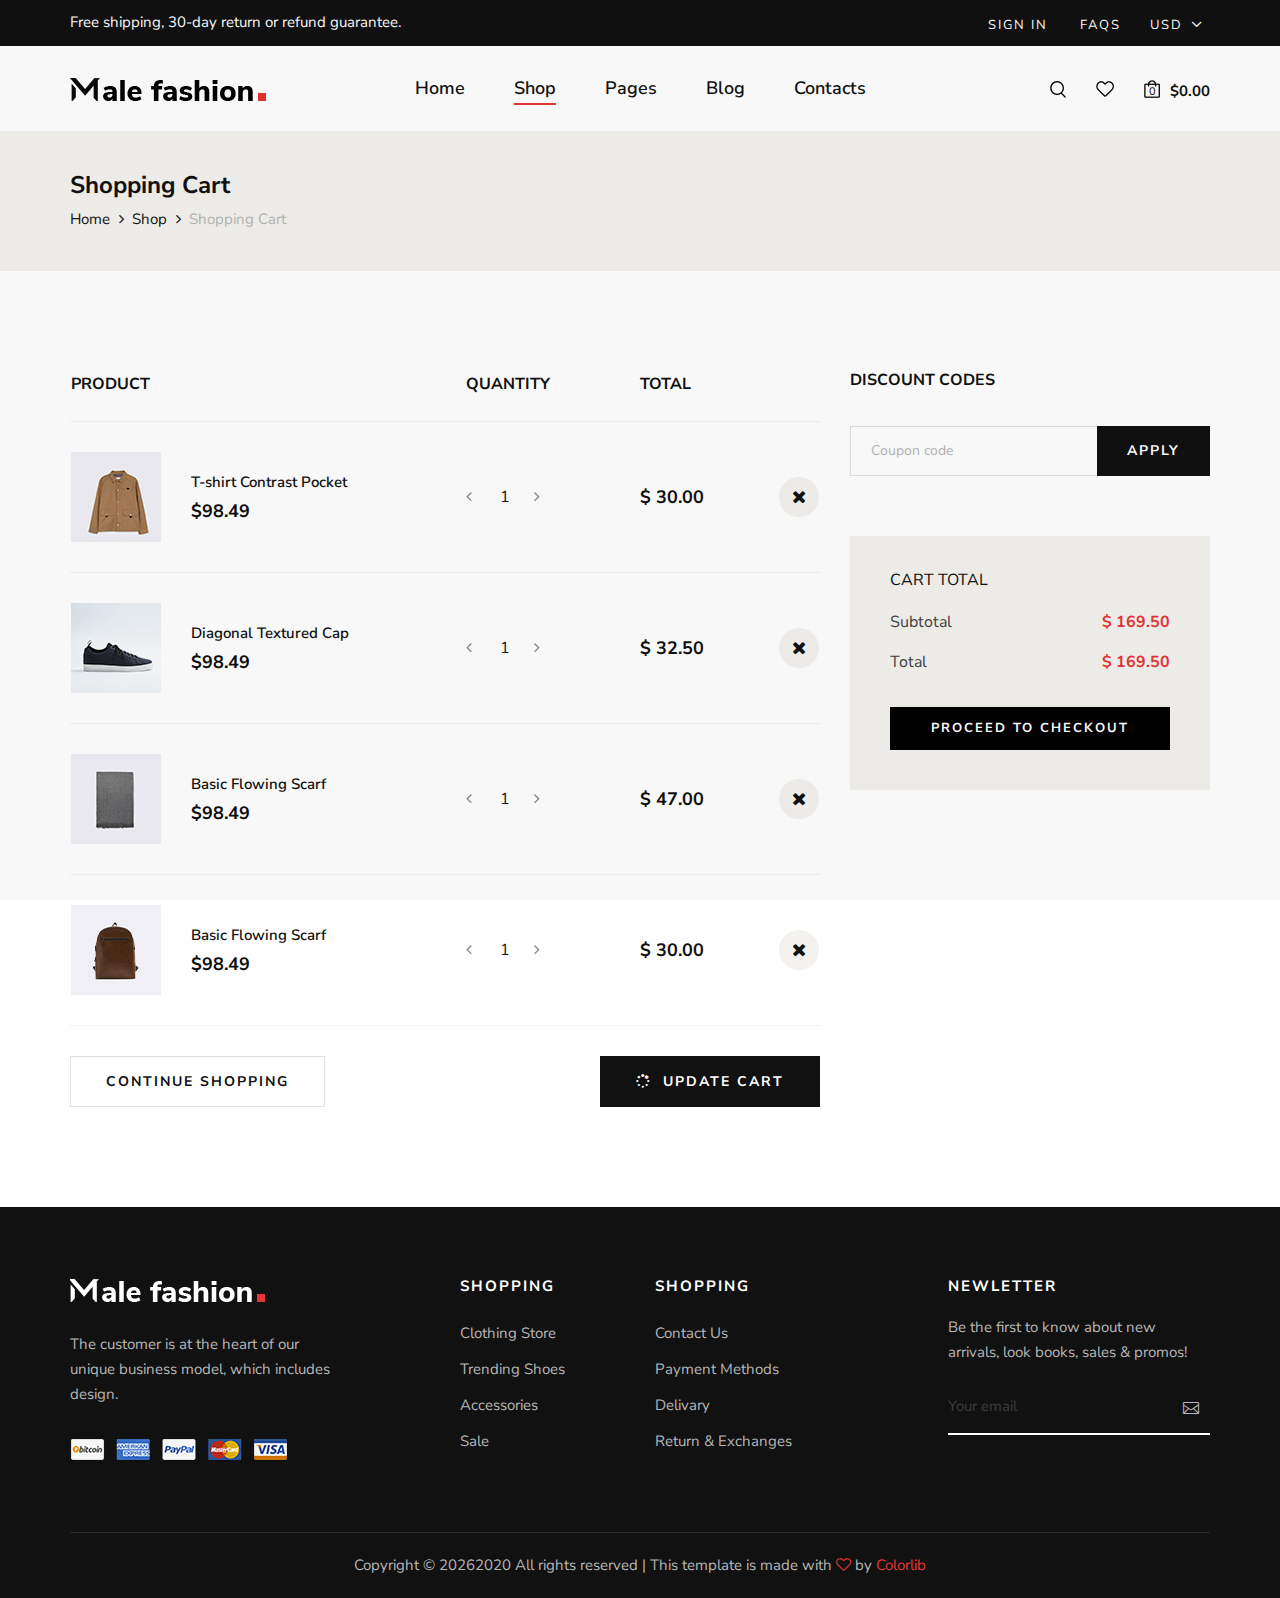
<file: web/common/shopping-cart.html>
<!DOCTYPE html>
<html lang="zxx">

<head>
    <meta charset="UTF-8">
    <meta name="description" content="Male_Fashion Template">
    <meta name="keywords" content="Male_Fashion, unica, creative, html">
    <meta name="viewport" content="width=device-width, initial-scale=1.0">
    <meta http-equiv="X-UA-Compatible" content="ie=edge">
    <title>Male-Fashion | Template</title>

    <!-- Google Font -->
    <link href="https://fonts.googleapis.com/css2?family=Nunito+Sans:wght@300;400;600;700;800;900&display=swap"
    rel="stylesheet">

    <!-- Css Styles -->
    <link rel="stylesheet" href="css/bootstrap.min.css" type="text/css">
    <link rel="stylesheet" href="css/font-awesome.min.css" type="text/css">
    <link rel="stylesheet" href="css/elegant-icons.css" type="text/css">
    <link rel="stylesheet" href="css/magnific-popup.css" type="text/css">
    <link rel="stylesheet" href="css/nice-select.css" type="text/css">
    <link rel="stylesheet" href="css/owl.carousel.min.css" type="text/css">
    <link rel="stylesheet" href="css/slicknav.min.css" type="text/css">
    <link rel="stylesheet" href="css/style.css" type="text/css">
</head>

<body>
    <!-- Page Preloder -->
    <div id="preloder">
        <div class="loader"></div>
    </div>

    <!-- Offcanvas Menu Begin -->
    <div class="offcanvas-menu-overlay"></div>
    <div class="offcanvas-menu-wrapper">
        <div class="offcanvas__option">
            <div class="offcanvas__links">
                <a href="#">Sign in</a>
                <a href="#">FAQs</a>
            </div>
            <div class="offcanvas__top__hover">
                <span>Usd <i class="arrow_carrot-down"></i></span>
                <ul>
                    <li>USD</li>
                    <li>EUR</li>
                    <li>USD</li>
                </ul>
            </div>
        </div>
        <div class="offcanvas__nav__option">
            <a href="#" class="search-switch"><img src="img/icon/search.png" alt=""></a>
            <a href="#"><img src="img/icon/heart.png" alt=""></a>
            <a href="#"><img src="img/icon/cart.png" alt=""> <span>0</span></a>
            <div class="price">$0.00</div>
        </div>
        <div id="mobile-menu-wrap"></div>
        <div class="offcanvas__text">
            <p>Free shipping, 30-day return or refund guarantee.</p>
        </div>
    </div>
    <!-- Offcanvas Menu End -->

    <!-- Header Section Begin -->
    <header class="header">
        <div class="header__top">
            <div class="container">
                <div class="row">
                    <div class="col-lg-6 col-md-7">
                        <div class="header__top__left">
                            <p>Free shipping, 30-day return or refund guarantee.</p>
                        </div>
                    </div>
                    <div class="col-lg-6 col-md-5">
                        <div class="header__top__right">
                            <div class="header__top__links">
                                <a href="#">Sign in</a>
                                <a href="#">FAQs</a>
                            </div>
                            <div class="header__top__hover">
                                <span>Usd <i class="arrow_carrot-down"></i></span>
                                <ul>
                                    <li>USD</li>
                                    <li>EUR</li>
                                    <li>USD</li>
                                </ul>
                            </div>
                        </div>
                    </div>
                </div>
            </div>
        </div>
        <div class="container">
            <div class="row">
                <div class="col-lg-3 col-md-3">
                    <div class="header__logo">
                        <a href="./index.html"><img src="img/logo.png" alt=""></a>
                    </div>
                </div>
                <div class="col-lg-6 col-md-6">
                    <nav class="header__menu mobile-menu">
                        <ul>
                            <li><a href="./index.html">Home</a></li>
                            <li class="active"><a href="./shop.html">Shop</a></li>
                            <li><a href="#">Pages</a>
                                <ul class="dropdown">
                                    <li><a href="./about.html">About Us</a></li>
                                    <li><a href="./shop-details.html">Shop Details</a></li>
                                    <li><a href="./shopping-cart.html">Shopping Cart</a></li>
                                    <li><a href="./checkout.html">Check Out</a></li>
                                    <li><a href="./blog-details.html">Blog Details</a></li>
                                </ul>
                            </li>
                            <li><a href="./blog.html">Blog</a></li>
                            <li><a href="./contact.html">Contacts</a></li>
                        </ul>
                    </nav>
                </div>
                <div class="col-lg-3 col-md-3">
                    <div class="header__nav__option">
                        <a href="#" class="search-switch"><img src="img/icon/search.png" alt=""></a>
                        <a href="#"><img src="img/icon/heart.png" alt=""></a>
                        <a href="#"><img src="img/icon/cart.png" alt=""> <span>0</span></a>
                        <div class="price">$0.00</div>
                    </div>
                </div>
            </div>
            <div class="canvas__open"><i class="fa fa-bars"></i></div>
        </div>
    </header>
    <!-- Header Section End -->

    <!-- Breadcrumb Section Begin -->
    <section class="breadcrumb-option">
        <div class="container">
            <div class="row">
                <div class="col-lg-12">
                    <div class="breadcrumb__text">
                        <h4>Shopping Cart</h4>
                        <div class="breadcrumb__links">
                            <a href="./index.html">Home</a>
                            <a href="./shop.html">Shop</a>
                            <span>Shopping Cart</span>
                        </div>
                    </div>
                </div>
            </div>
        </div>
    </section>
    <!-- Breadcrumb Section End -->

    <!-- Shopping Cart Section Begin -->
    <section class="shopping-cart spad">
        <div class="container">
            <div class="row">
                <div class="col-lg-8">
                    <div class="shopping__cart__table">
                        <table>
                            <thead>
                                <tr>
                                    <th>Product</th>
                                    <th>Quantity</th>
                                    <th>Total</th>
                                    <th></th>
                                </tr>
                            </thead>
                            <tbody>
                                <tr>
                                    <td class="product__cart__item">
                                        <div class="product__cart__item__pic">
                                            <img src="img/shopping-cart/cart-1.jpg" alt="">
                                        </div>
                                        <div class="product__cart__item__text">
                                            <h6>T-shirt Contrast Pocket</h6>
                                            <h5>$98.49</h5>
                                        </div>
                                    </td>
                                    <td class="quantity__item">
                                        <div class="quantity">
                                            <div class="pro-qty-2">
                                                <input type="text" value="1">
                                            </div>
                                        </div>
                                    </td>
                                    <td class="cart__price">$ 30.00</td>
                                    <td class="cart__close"><i class="fa fa-close"></i></td>
                                </tr>
                                <tr>
                                    <td class="product__cart__item">
                                        <div class="product__cart__item__pic">
                                            <img src="img/shopping-cart/cart-2.jpg" alt="">
                                        </div>
                                        <div class="product__cart__item__text">
                                            <h6>Diagonal Textured Cap</h6>
                                            <h5>$98.49</h5>
                                        </div>
                                    </td>
                                    <td class="quantity__item">
                                        <div class="quantity">
                                            <div class="pro-qty-2">
                                                <input type="text" value="1">
                                            </div>
                                        </div>
                                    </td>
                                    <td class="cart__price">$ 32.50</td>
                                    <td class="cart__close"><i class="fa fa-close"></i></td>
                                </tr>
                                <tr>
                                    <td class="product__cart__item">
                                        <div class="product__cart__item__pic">
                                            <img src="img/shopping-cart/cart-3.jpg" alt="">
                                        </div>
                                        <div class="product__cart__item__text">
                                            <h6>Basic Flowing Scarf</h6>
                                            <h5>$98.49</h5>
                                        </div>
                                    </td>
                                    <td class="quantity__item">
                                        <div class="quantity">
                                            <div class="pro-qty-2">
                                                <input type="text" value="1">
                                            </div>
                                        </div>
                                    </td>
                                    <td class="cart__price">$ 47.00</td>
                                    <td class="cart__close"><i class="fa fa-close"></i></td>
                                </tr>
                                <tr>
                                    <td class="product__cart__item">
                                        <div class="product__cart__item__pic">
                                            <img src="img/shopping-cart/cart-4.jpg" alt="">
                                        </div>
                                        <div class="product__cart__item__text">
                                            <h6>Basic Flowing Scarf</h6>
                                            <h5>$98.49</h5>
                                        </div>
                                    </td>
                                    <td class="quantity__item">
                                        <div class="quantity">
                                            <div class="pro-qty-2">
                                                <input type="text" value="1">
                                            </div>
                                        </div>
                                    </td>
                                    <td class="cart__price">$ 30.00</td>
                                    <td class="cart__close"><i class="fa fa-close"></i></td>
                                </tr>
                            </tbody>
                        </table>
                    </div>
                    <div class="row">
                        <div class="col-lg-6 col-md-6 col-sm-6">
                            <div class="continue__btn">
                                <a href="#">Continue Shopping</a>
                            </div>
                        </div>
                        <div class="col-lg-6 col-md-6 col-sm-6">
                            <div class="continue__btn update__btn">
                                <a href="#"><i class="fa fa-spinner"></i> Update cart</a>
                            </div>
                        </div>
                    </div>
                </div>
                <div class="col-lg-4">
                    <div class="cart__discount">
                        <h6>Discount codes</h6>
                        <form action="#">
                            <input type="text" placeholder="Coupon code">
                            <button type="submit">Apply</button>
                        </form>
                    </div>
                    <div class="cart__total">
                        <h6>Cart total</h6>
                        <ul>
                            <li>Subtotal <span>$ 169.50</span></li>
                            <li>Total <span>$ 169.50</span></li>
                        </ul>
                        <a href="#" class="primary-btn">Proceed to checkout</a>
                    </div>
                </div>
            </div>
        </div>
    </section>
    <!-- Shopping Cart Section End -->

    <!-- Footer Section Begin -->
    <footer class="footer">
        <div class="container">
            <div class="row">
                <div class="col-lg-3 col-md-6 col-sm-6">
                    <div class="footer__about">
                        <div class="footer__logo">
                            <a href="#"><img src="img/footer-logo.png" alt=""></a>
                        </div>
                        <p>The customer is at the heart of our unique business model, which includes design.</p>
                        <a href="#"><img src="img/payment.png" alt=""></a>
                    </div>
                </div>
                <div class="col-lg-2 offset-lg-1 col-md-3 col-sm-6">
                    <div class="footer__widget">
                        <h6>Shopping</h6>
                        <ul>
                            <li><a href="#">Clothing Store</a></li>
                            <li><a href="#">Trending Shoes</a></li>
                            <li><a href="#">Accessories</a></li>
                            <li><a href="#">Sale</a></li>
                        </ul>
                    </div>
                </div>
                <div class="col-lg-2 col-md-3 col-sm-6">
                    <div class="footer__widget">
                        <h6>Shopping</h6>
                        <ul>
                            <li><a href="#">Contact Us</a></li>
                            <li><a href="#">Payment Methods</a></li>
                            <li><a href="#">Delivary</a></li>
                            <li><a href="#">Return & Exchanges</a></li>
                        </ul>
                    </div>
                </div>
                <div class="col-lg-3 offset-lg-1 col-md-6 col-sm-6">
                    <div class="footer__widget">
                        <h6>NewLetter</h6>
                        <div class="footer__newslatter">
                            <p>Be the first to know about new arrivals, look books, sales & promos!</p>
                            <form action="#">
                                <input type="text" placeholder="Your email">
                                <button type="submit"><span class="icon_mail_alt"></span></button>
                            </form>
                        </div>
                    </div>
                </div>
            </div>
            <div class="row">
                <div class="col-lg-12 text-center">
                    <div class="footer__copyright__text">
                        <!-- Link back to Colorlib can't be removed. Template is licensed under CC BY 3.0. -->
                        <p>Copyright ©
                            <script>
                                document.write(new Date().getFullYear());
                            </script>2020
                            All rights reserved | This template is made with <i class="fa fa-heart-o"
                            aria-hidden="true"></i> by <a href="https://colorlib.com" target="_blank">Colorlib</a>
                        </p>
                        <!-- Link back to Colorlib can't be removed. Template is licensed under CC BY 3.0. -->
                    </div>
                </div>
            </div>
        </div>
    </footer>
    <!-- Footer Section End -->

    <!-- Search Begin -->
    <div class="search-model">
        <div class="h-100 d-flex align-items-center justify-content-center">
            <div class="search-close-switch">+</div>
            <form class="search-model-form">
                <input type="text" id="search-input" placeholder="Search here.....">
            </form>
        </div>
    </div>
    <!-- Search End -->

    <!-- Js Plugins -->
    <script src="js/jquery-3.3.1.min.js"></script>
    <script src="js/bootstrap.min.js"></script>
    <script src="js/jquery.nice-select.min.js"></script>
    <script src="js/jquery.nicescroll.min.js"></script>
    <script src="js/jquery.magnific-popup.min.js"></script>
    <script src="js/jquery.countdown.min.js"></script>
    <script src="js/jquery.slicknav.js"></script>
    <script src="js/mixitup.min.js"></script>
    <script src="js/owl.carousel.min.js"></script>
    <script src="js/main.js"></script>
</body>

</html>
</file>
<file: web/common/css/elegant-icons.css>
@font-face {
	font-family: 'ElegantIcons';
	src:url('../fonts/ElegantIcons.eot');
	src:url('../fonts/ElegantIcons.eot?#iefix') format('embedded-opentype'),
		url('../fonts/ElegantIcons.woff') format('woff'),
		url('../fonts/ElegantIcons.ttf') format('truetype'),
		url('../fonts/ElegantIcons.svg#ElegantIcons') format('svg');
	font-weight: normal;
	font-style: normal;
}

/* Use the following CSS code if you want to use data attributes for inserting your icons */
[data-icon]:before {
	font-family: 'ElegantIcons';
	content: attr(data-icon);
	speak: none;
	font-weight: normal;
	font-variant: normal;
	text-transform: none;
	line-height: 1;
	-webkit-font-smoothing: antialiased;
	-moz-osx-font-smoothing: grayscale;
}

/* Use the following CSS code if you want to have a class per icon */
/*
Instead of a list of all class selectors,
you can use the generic selector below, but it's slower:
[class*="your-class-prefix"] {
*/
.arrow_up, .arrow_down, .arrow_left, .arrow_right, .arrow_left-up, .arrow_right-up, .arrow_right-down, .arrow_left-down, .arrow-up-down, .arrow_up-down_alt, .arrow_left-right_alt, .arrow_left-right, .arrow_expand_alt2, .arrow_expand_alt, .arrow_condense, .arrow_expand, .arrow_move, .arrow_carrot-up, .arrow_carrot-down, .arrow_carrot-left, .arrow_carrot-right, .arrow_carrot-2up, .arrow_carrot-2down, .arrow_carrot-2left, .arrow_carrot-2right, .arrow_carrot-up_alt2, .arrow_carrot-down_alt2, .arrow_carrot-left_alt2, .arrow_carrot-right_alt2, .arrow_carrot-2up_alt2, .arrow_carrot-2down_alt2, .arrow_carrot-2left_alt2, .arrow_carrot-2right_alt2, .arrow_triangle-up, .arrow_triangle-down, .arrow_triangle-left, .arrow_triangle-right, .arrow_triangle-up_alt2, .arrow_triangle-down_alt2, .arrow_triangle-left_alt2, .arrow_triangle-right_alt2, .arrow_back, .icon_minus-06, .icon_plus, .icon_close, .icon_check, .icon_minus_alt2, .icon_plus_alt2, .icon_close_alt2, .icon_check_alt2, .icon_zoom-out_alt, .icon_zoom-in_alt, .icon_search, .icon_box-empty, .icon_box-selected, .icon_minus-box, .icon_plus-box, .icon_box-checked, .icon_circle-empty, .icon_circle-slelected, .icon_stop_alt2, .icon_stop, .icon_pause_alt2, .icon_pause, .icon_menu, .icon_menu-square_alt2, .icon_menu-circle_alt2, .icon_ul, .icon_ol, .icon_adjust-horiz, .icon_adjust-vert, .icon_document_alt, .icon_documents_alt, .icon_pencil, .icon_pencil-edit_alt, .icon_pencil-edit, .icon_folder-alt, .icon_folder-open_alt, .icon_folder-add_alt, .icon_info_alt, .icon_error-oct_alt, .icon_error-circle_alt, .icon_error-triangle_alt, .icon_question_alt2, .icon_question, .icon_comment_alt, .icon_chat_alt, .icon_vol-mute_alt, .icon_volume-low_alt, .icon_volume-high_alt, .icon_quotations, .icon_quotations_alt2, .icon_clock_alt, .icon_lock_alt, .icon_lock-open_alt, .icon_key_alt, .icon_cloud_alt, .icon_cloud-upload_alt, .icon_cloud-download_alt, .icon_image, .icon_images, .icon_lightbulb_alt, .icon_gift_alt, .icon_house_alt, .icon_genius, .icon_mobile, .icon_tablet, .icon_laptop, .icon_desktop, .icon_camera_alt, .icon_mail_alt, .icon_cone_alt, .icon_ribbon_alt, .icon_bag_alt, .icon_creditcard, .icon_cart_alt, .icon_paperclip, .icon_tag_alt, .icon_tags_alt, .icon_trash_alt, .icon_cursor_alt, .icon_mic_alt, .icon_compass_alt, .icon_pin_alt, .icon_pushpin_alt, .icon_map_alt, .icon_drawer_alt, .icon_toolbox_alt, .icon_book_alt, .icon_calendar, .icon_film, .icon_table, .icon_contacts_alt, .icon_headphones, .icon_lifesaver, .icon_piechart, .icon_refresh, .icon_link_alt, .icon_link, .icon_loading, .icon_blocked, .icon_archive_alt, .icon_heart_alt, .icon_star_alt, .icon_star-half_alt, .icon_star, .icon_star-half, .icon_tools, .icon_tool, .icon_cog, .icon_cogs, .arrow_up_alt, .arrow_down_alt, .arrow_left_alt, .arrow_right_alt, .arrow_left-up_alt, .arrow_right-up_alt, .arrow_right-down_alt, .arrow_left-down_alt, .arrow_condense_alt, .arrow_expand_alt3, .arrow_carrot_up_alt, .arrow_carrot-down_alt, .arrow_carrot-left_alt, .arrow_carrot-right_alt, .arrow_carrot-2up_alt, .arrow_carrot-2dwnn_alt, .arrow_carrot-2left_alt, .arrow_carrot-2right_alt, .arrow_triangle-up_alt, .arrow_triangle-down_alt, .arrow_triangle-left_alt, .arrow_triangle-right_alt, .icon_minus_alt, .icon_plus_alt, .icon_close_alt, .icon_check_alt, .icon_zoom-out, .icon_zoom-in, .icon_stop_alt, .icon_menu-square_alt, .icon_menu-circle_alt, .icon_document, .icon_documents, .icon_pencil_alt, .icon_folder, .icon_folder-open, .icon_folder-add, .icon_folder_upload, .icon_folder_download, .icon_info, .icon_error-circle, .icon_error-oct, .icon_error-triangle, .icon_question_alt, .icon_comment, .icon_chat, .icon_vol-mute, .icon_volume-low, .icon_volume-high, .icon_quotations_alt, .icon_clock, .icon_lock, .icon_lock-open, .icon_key, .icon_cloud, .icon_cloud-upload, .icon_cloud-download, .icon_lightbulb, .icon_gift, .icon_house, .icon_camera, .icon_mail, .icon_cone, .icon_ribbon, .icon_bag, .icon_cart, .icon_tag, .icon_tags, .icon_trash, .icon_cursor, .icon_mic, .icon_compass, .icon_pin, .icon_pushpin, .icon_map, .icon_drawer, .icon_toolbox, .icon_book, .icon_contacts, .icon_archive, .icon_heart, .icon_profile, .icon_group, .icon_grid-2x2, .icon_grid-3x3, .icon_music, .icon_pause_alt, .icon_phone, .icon_upload, .icon_download, .social_facebook, .social_twitter, .social_pinterest, .social_googleplus, .social_tumblr, .social_tumbleupon, .social_wordpress, .social_instagram, .social_dribbble, .social_vimeo, .social_linkedin, .social_rss, .social_deviantart, .social_share, .social_myspace, .social_skype, .social_youtube, .social_picassa, .social_googledrive, .social_flickr, .social_blogger, .social_spotify, .social_delicious, .social_facebook_circle, .social_twitter_circle, .social_pinterest_circle, .social_googleplus_circle, .social_tumblr_circle, .social_stumbleupon_circle, .social_wordpress_circle, .social_instagram_circle, .social_dribbble_circle, .social_vimeo_circle, .social_linkedin_circle, .social_rss_circle, .social_deviantart_circle, .social_share_circle, .social_myspace_circle, .social_skype_circle, .social_youtube_circle, .social_picassa_circle, .social_googledrive_alt2, .social_flickr_circle, .social_blogger_circle, .social_spotify_circle, .social_delicious_circle, .social_facebook_square, .social_twitter_square, .social_pinterest_square, .social_googleplus_square, .social_tumblr_square, .social_stumbleupon_square, .social_wordpress_square, .social_instagram_square, .social_dribbble_square, .social_vimeo_square, .social_linkedin_square, .social_rss_square, .social_deviantart_square, .social_share_square, .social_myspace_square, .social_skype_square, .social_youtube_square, .social_picassa_square, .social_googledrive_square, .social_flickr_square, .social_blogger_square, .social_spotify_square, .social_delicious_square, .icon_printer, .icon_calulator, .icon_building, .icon_floppy, .icon_drive, .icon_search-2, .icon_id, .icon_id-2, .icon_puzzle, .icon_like, .icon_dislike, .icon_mug, .icon_currency, .icon_wallet, .icon_pens, .icon_easel, .icon_flowchart, .icon_datareport, .icon_briefcase, .icon_shield, .icon_percent, .icon_globe, .icon_globe-2, .icon_target, .icon_hourglass, .icon_balance, .icon_rook, .icon_printer-alt, .icon_calculator_alt, .icon_building_alt, .icon_floppy_alt, .icon_drive_alt, .icon_search_alt, .icon_id_alt, .icon_id-2_alt, .icon_puzzle_alt, .icon_like_alt, .icon_dislike_alt, .icon_mug_alt, .icon_currency_alt, .icon_wallet_alt, .icon_pens_alt, .icon_easel_alt, .icon_flowchart_alt, .icon_datareport_alt, .icon_briefcase_alt, .icon_shield_alt, .icon_percent_alt, .icon_globe_alt, .icon_clipboard {
	font-family: 'ElegantIcons';
	speak: none;
	font-style: normal;
	font-weight: normal;
	font-variant: normal;
	text-transform: none;
	line-height: 1;
	-webkit-font-smoothing: antialiased;
}
.arrow_up:before {
	content: "\21";
}
.arrow_down:before {
	content: "\22";
}
.arrow_left:before {
	content: "\23";
}
.arrow_right:before {
	content: "\24";
}
.arrow_left-up:before {
	content: "\25";
}
.arrow_right-up:before {
	content: "\26";
}
.arrow_right-down:before {
	content: "\27";
}
.arrow_left-down:before {
	content: "\28";
}
.arrow-up-down:before {
	content: "\29";
}
.arrow_up-down_alt:before {
	content: "\2a";
}
.arrow_left-right_alt:before {
	content: "\2b";
}
.arrow_left-right:before {
	content: "\2c";
}
.arrow_expand_alt2:before {
	content: "\2d";
}
.arrow_expand_alt:before {
	content: "\2e";
}
.arrow_condense:before {
	content: "\2f";
}
.arrow_expand:before {
	content: "\30";
}
.arrow_move:before {
	content: "\31";
}
.arrow_carrot-up:before {
	content: "\32";
}
.arrow_carrot-down:before {
	content: "\33";
}
.arrow_carrot-left:before {
	content: "\34";
}
.arrow_carrot-right:before {
	content: "\35";
}
.arrow_carrot-2up:before {
	content: "\36";
}
.arrow_carrot-2down:before {
	content: "\37";
}
.arrow_carrot-2left:before {
	content: "\38";
}
.arrow_carrot-2right:before {
	content: "\39";
}
.arrow_carrot-up_alt2:before {
	content: "\3a";
}
.arrow_carrot-down_alt2:before {
	content: "\3b";
}
.arrow_carrot-left_alt2:before {
	content: "\3c";
}
.arrow_carrot-right_alt2:before {
	content: "\3d";
}
.arrow_carrot-2up_alt2:before {
	content: "\3e";
}
.arrow_carrot-2down_alt2:before {
	content: "\3f";
}
.arrow_carrot-2left_alt2:before {
	content: "\40";
}
.arrow_carrot-2right_alt2:before {
	content: "\41";
}
.arrow_triangle-up:before {
	content: "\42";
}
.arrow_triangle-down:before {
	content: "\43";
}
.arrow_triangle-left:before {
	content: "\44";
}
.arrow_triangle-right:before {
	content: "\45";
}
.arrow_triangle-up_alt2:before {
	content: "\46";
}
.arrow_triangle-down_alt2:before {
	content: "\47";
}
.arrow_triangle-left_alt2:before {
	content: "\48";
}
.arrow_triangle-right_alt2:before {
	content: "\49";
}
.arrow_back:before {
	content: "\4a";
}
.icon_minus-06:before {
	content: "\4b";
}
.icon_plus:before {
	content: "\4c";
}
.icon_close:before {
	content: "\4d";
}
.icon_check:before {
	content: "\4e";
}
.icon_minus_alt2:before {
	content: "\4f";
}
.icon_plus_alt2:before {
	content: "\50";
}
.icon_close_alt2:before {
	content: "\51";
}
.icon_check_alt2:before {
	content: "\52";
}
.icon_zoom-out_alt:before {
	content: "\53";
}
.icon_zoom-in_alt:before {
	content: "\54";
}
.icon_search:before {
	content: "\55";
}
.icon_box-empty:before {
	content: "\56";
}
.icon_box-selected:before {
	content: "\57";
}
.icon_minus-box:before {
	content: "\58";
}
.icon_plus-box:before {
	content: "\59";
}
.icon_box-checked:before {
	content: "\5a";
}
.icon_circle-empty:before {
	content: "\5b";
}
.icon_circle-slelected:before {
	content: "\5c";
}
.icon_stop_alt2:before {
	content: "\5d";
}
.icon_stop:before {
	content: "\5e";
}
.icon_pause_alt2:before {
	content: "\5f";
}
.icon_pause:before {
	content: "\60";
}
.icon_menu:before {
	content: "\61";
}
.icon_menu-square_alt2:before {
	content: "\62";
}
.icon_menu-circle_alt2:before {
	content: "\63";
}
.icon_ul:before {
	content: "\64";
}
.icon_ol:before {
	content: "\65";
}
.icon_adjust-horiz:before {
	content: "\66";
}
.icon_adjust-vert:before {
	content: "\67";
}
.icon_document_alt:before {
	content: "\68";
}
.icon_documents_alt:before {
	content: "\69";
}
.icon_pencil:before {
	content: "\6a";
}
.icon_pencil-edit_alt:before {
	content: "\6b";
}
.icon_pencil-edit:before {
	content: "\6c";
}
.icon_folder-alt:before {
	content: "\6d";
}
.icon_folder-open_alt:before {
	content: "\6e";
}
.icon_folder-add_alt:before {
	content: "\6f";
}
.icon_info_alt:before {
	content: "\70";
}
.icon_error-oct_alt:before {
	content: "\71";
}
.icon_error-circle_alt:before {
	content: "\72";
}
.icon_error-triangle_alt:before {
	content: "\73";
}
.icon_question_alt2:before {
	content: "\74";
}
.icon_question:before {
	content: "\75";
}
.icon_comment_alt:before {
	content: "\76";
}
.icon_chat_alt:before {
	content: "\77";
}
.icon_vol-mute_alt:before {
	content: "\78";
}
.icon_volume-low_alt:before {
	content: "\79";
}
.icon_volume-high_alt:before {
	content: "\7a";
}
.icon_quotations:before {
	content: "\7b";
}
.icon_quotations_alt2:before {
	content: "\7c";
}
.icon_clock_alt:before {
	content: "\7d";
}
.icon_lock_alt:before {
	content: "\7e";
}
.icon_lock-open_alt:before {
	content: "\e000";
}
.icon_key_alt:before {
	content: "\e001";
}
.icon_cloud_alt:before {
	content: "\e002";
}
.icon_cloud-upload_alt:before {
	content: "\e003";
}
.icon_cloud-download_alt:before {
	content: "\e004";
}
.icon_image:before {
	content: "\e005";
}
.icon_images:before {
	content: "\e006";
}
.icon_lightbulb_alt:before {
	content: "\e007";
}
.icon_gift_alt:before {
	content: "\e008";
}
.icon_house_alt:before {
	content: "\e009";
}
.icon_genius:before {
	content: "\e00a";
}
.icon_mobile:before {
	content: "\e00b";
}
.icon_tablet:before {
	content: "\e00c";
}
.icon_laptop:before {
	content: "\e00d";
}
.icon_desktop:before {
	content: "\e00e";
}
.icon_camera_alt:before {
	content: "\e00f";
}
.icon_mail_alt:before {
	content: "\e010";
}
.icon_cone_alt:before {
	content: "\e011";
}
.icon_ribbon_alt:before {
	content: "\e012";
}
.icon_bag_alt:before {
	content: "\e013";
}
.icon_creditcard:before {
	content: "\e014";
}
.icon_cart_alt:before {
	content: "\e015";
}
.icon_paperclip:before {
	content: "\e016";
}
.icon_tag_alt:before {
	content: "\e017";
}
.icon_tags_alt:before {
	content: "\e018";
}
.icon_trash_alt:before {
	content: "\e019";
}
.icon_cursor_alt:before {
	content: "\e01a";
}
.icon_mic_alt:before {
	content: "\e01b";
}
.icon_compass_alt:before {
	content: "\e01c";
}
.icon_pin_alt:before {
	content: "\e01d";
}
.icon_pushpin_alt:before {
	content: "\e01e";
}
.icon_map_alt:before {
	content: "\e01f";
}
.icon_drawer_alt:before {
	content: "\e020";
}
.icon_toolbox_alt:before {
	content: "\e021";
}
.icon_book_alt:before {
	content: "\e022";
}
.icon_calendar:before {
	content: "\e023";
}
.icon_film:before {
	content: "\e024";
}
.icon_table:before {
	content: "\e025";
}
.icon_contacts_alt:before {
	content: "\e026";
}
.icon_headphones:before {
	content: "\e027";
}
.icon_lifesaver:before {
	content: "\e028";
}
.icon_piechart:before {
	content: "\e029";
}
.icon_refresh:before {
	content: "\e02a";
}
.icon_link_alt:before {
	content: "\e02b";
}
.icon_link:before {
	content: "\e02c";
}
.icon_loading:before {
	content: "\e02d";
}
.icon_blocked:before {
	content: "\e02e";
}
.icon_archive_alt:before {
	content: "\e02f";
}
.icon_heart_alt:before {
	content: "\e030";
}
.icon_star_alt:before {
	content: "\e031";
}
.icon_star-half_alt:before {
	content: "\e032";
}
.icon_star:before {
	content: "\e033";
}
.icon_star-half:before {
	content: "\e034";
}
.icon_tools:before {
	content: "\e035";
}
.icon_tool:before {
	content: "\e036";
}
.icon_cog:before {
	content: "\e037";
}
.icon_cogs:before {
	content: "\e038";
}
.arrow_up_alt:before {
	content: "\e039";
}
.arrow_down_alt:before {
	content: "\e03a";
}
.arrow_left_alt:before {
	content: "\e03b";
}
.arrow_right_alt:before {
	content: "\e03c";
}
.arrow_left-up_alt:before {
	content: "\e03d";
}
.arrow_right-up_alt:before {
	content: "\e03e";
}
.arrow_right-down_alt:before {
	content: "\e03f";
}
.arrow_left-down_alt:before {
	content: "\e040";
}
.arrow_condense_alt:before {
	content: "\e041";
}
.arrow_expand_alt3:before {
	content: "\e042";
}
.arrow_carrot_up_alt:before {
	content: "\e043";
}
.arrow_carrot-down_alt:before {
	content: "\e044";
}
.arrow_carrot-left_alt:before {
	content: "\e045";
}
.arrow_carrot-right_alt:before {
	content: "\e046";
}
.arrow_carrot-2up_alt:before {
	content: "\e047";
}
.arrow_carrot-2dwnn_alt:before {
	content: "\e048";
}
.arrow_carrot-2left_alt:before {
	content: "\e049";
}
.arrow_carrot-2right_alt:before {
	content: "\e04a";
}
.arrow_triangle-up_alt:before {
	content: "\e04b";
}
.arrow_triangle-down_alt:before {
	content: "\e04c";
}
.arrow_triangle-left_alt:before {
	content: "\e04d";
}
.arrow_triangle-right_alt:before {
	content: "\e04e";
}
.icon_minus_alt:before {
	content: "\e04f";
}
.icon_plus_alt:before {
	content: "\e050";
}
.icon_close_alt:before {
	content: "\e051";
}
.icon_check_alt:before {
	content: "\e052";
}
.icon_zoom-out:before {
	content: "\e053";
}
.icon_zoom-in:before {
	content: "\e054";
}
.icon_stop_alt:before {
	content: "\e055";
}
.icon_menu-square_alt:before {
	content: "\e056";
}
.icon_menu-circle_alt:before {
	content: "\e057";
}
.icon_document:before {
	content: "\e058";
}
.icon_documents:before {
	content: "\e059";
}
.icon_pencil_alt:before {
	content: "\e05a";
}
.icon_folder:before {
	content: "\e05b";
}
.icon_folder-open:before {
	content: "\e05c";
}
.icon_folder-add:before {
	content: "\e05d";
}
.icon_folder_upload:before {
	content: "\e05e";
}
.icon_folder_download:before {
	content: "\e05f";
}
.icon_info:before {
	content: "\e060";
}
.icon_error-circle:before {
	content: "\e061";
}
.icon_error-oct:before {
	content: "\e062";
}
.icon_error-triangle:before {
	content: "\e063";
}
.icon_question_alt:before {
	content: "\e064";
}
.icon_comment:before {
	content: "\e065";
}
.icon_chat:before {
	content: "\e066";
}
.icon_vol-mute:before {
	content: "\e067";
}
.icon_volume-low:before {
	content: "\e068";
}
.icon_volume-high:before {
	content: "\e069";
}
.icon_quotations_alt:before {
	content: "\e06a";
}
.icon_clock:before {
	content: "\e06b";
}
.icon_lock:before {
	content: "\e06c";
}
.icon_lock-open:before {
	content: "\e06d";
}
.icon_key:before {
	content: "\e06e";
}
.icon_cloud:before {
	content: "\e06f";
}
.icon_cloud-upload:before {
	content: "\e070";
}
.icon_cloud-download:before {
	content: "\e071";
}
.icon_lightbulb:before {
	content: "\e072";
}
.icon_gift:before {
	content: "\e073";
}
.icon_house:before {
	content: "\e074";
}
.icon_camera:before {
	content: "\e075";
}
.icon_mail:before {
	content: "\e076";
}
.icon_cone:before {
	content: "\e077";
}
.icon_ribbon:before {
	content: "\e078";
}
.icon_bag:before {
	content: "\e079";
}
.icon_cart:before {
	content: "\e07a";
}
.icon_tag:before {
	content: "\e07b";
}
.icon_tags:before {
	content: "\e07c";
}
.icon_trash:before {
	content: "\e07d";
}
.icon_cursor:before {
	content: "\e07e";
}
.icon_mic:before {
	content: "\e07f";
}
.icon_compass:before {
	content: "\e080";
}
.icon_pin:before {
	content: "\e081";
}
.icon_pushpin:before {
	content: "\e082";
}
.icon_map:before {
	content: "\e083";
}
.icon_drawer:before {
	content: "\e084";
}
.icon_toolbox:before {
	content: "\e085";
}
.icon_book:before {
	content: "\e086";
}
.icon_contacts:before {
	content: "\e087";
}
.icon_archive:before {
	content: "\e088";
}
.icon_heart:before {
	content: "\e089";
}
.icon_profile:before {
	content: "\e08a";
}
.icon_group:before {
	content: "\e08b";
}
.icon_grid-2x2:before {
	content: "\e08c";
}
.icon_grid-3x3:before {
	content: "\e08d";
}
.icon_music:before {
	content: "\e08e";
}
.icon_pause_alt:before {
	content: "\e08f";
}
.icon_phone:before {
	content: "\e090";
}
.icon_upload:before {
	content: "\e091";
}
.icon_download:before {
	content: "\e092";
}
.social_facebook:before {
	content: "\e093";
}
.social_twitter:before {
	content: "\e094";
}
.social_pinterest:before {
	content: "\e095";
}
.social_googleplus:before {
	content: "\e096";
}
.social_tumblr:before {
	content: "\e097";
}
.social_tumbleupon:before {
	content: "\e098";
}
.social_wordpress:before {
	content: "\e099";
}
.social_instagram:before {
	content: "\e09a";
}
.social_dribbble:before {
	content: "\e09b";
}
.social_vimeo:before {
	content: "\e09c";
}
.social_linkedin:before {
	content: "\e09d";
}
.social_rss:before {
	content: "\e09e";
}
.social_deviantart:before {
	content: "\e09f";
}
.social_share:before {
	content: "\e0a0";
}
.social_myspace:before {
	content: "\e0a1";
}
.social_skype:before {
	content: "\e0a2";
}
.social_youtube:before {
	content: "\e0a3";
}
.social_picassa:before {
	content: "\e0a4";
}
.social_googledrive:before {
	content: "\e0a5";
}
.social_flickr:before {
	content: "\e0a6";
}
.social_blogger:before {
	content: "\e0a7";
}
.social_spotify:before {
	content: "\e0a8";
}
.social_delicious:before {
	content: "\e0a9";
}
.social_facebook_circle:before {
	content: "\e0aa";
}
.social_twitter_circle:before {
	content: "\e0ab";
}
.social_pinterest_circle:before {
	content: "\e0ac";
}
.social_googleplus_circle:before {
	content: "\e0ad";
}
.social_tumblr_circle:before {
	content: "\e0ae";
}
.social_stumbleupon_circle:before {
	content: "\e0af";
}
.social_wordpress_circle:before {
	content: "\e0b0";
}
.social_instagram_circle:before {
	content: "\e0b1";
}
.social_dribbble_circle:before {
	content: "\e0b2";
}
.social_vimeo_circle:before {
	content: "\e0b3";
}
.social_linkedin_circle:before {
	content: "\e0b4";
}
.social_rss_circle:before {
	content: "\e0b5";
}
.social_deviantart_circle:before {
	content: "\e0b6";
}
.social_share_circle:before {
	content: "\e0b7";
}
.social_myspace_circle:before {
	content: "\e0b8";
}
.social_skype_circle:before {
	content: "\e0b9";
}
.social_youtube_circle:before {
	content: "\e0ba";
}
.social_picassa_circle:before {
	content: "\e0bb";
}
.social_googledrive_alt2:before {
	content: "\e0bc";
}
.social_flickr_circle:before {
	content: "\e0bd";
}
.social_blogger_circle:before {
	content: "\e0be";
}
.social_spotify_circle:before {
	content: "\e0bf";
}
.social_delicious_circle:before {
	content: "\e0c0";
}
.social_facebook_square:before {
	content: "\e0c1";
}
.social_twitter_square:before {
	content: "\e0c2";
}
.social_pinterest_square:before {
	content: "\e0c3";
}
.social_googleplus_square:before {
	content: "\e0c4";
}
.social_tumblr_square:before {
	content: "\e0c5";
}
.social_stumbleupon_square:before {
	content: "\e0c6";
}
.social_wordpress_square:before {
	content: "\e0c7";
}
.social_instagram_square:before {
	content: "\e0c8";
}
.social_dribbble_square:before {
	content: "\e0c9";
}
.social_vimeo_square:before {
	content: "\e0ca";
}
.social_linkedin_square:before {
	content: "\e0cb";
}
.social_rss_square:before {
	content: "\e0cc";
}
.social_deviantart_square:before {
	content: "\e0cd";
}
.social_share_square:before {
	content: "\e0ce";
}
.social_myspace_square:before {
	content: "\e0cf";
}
.social_skype_square:before {
	content: "\e0d0";
}
.social_youtube_square:before {
	content: "\e0d1";
}
.social_picassa_square:before {
	content: "\e0d2";
}
.social_googledrive_square:before {
	content: "\e0d3";
}
.social_flickr_square:before {
	content: "\e0d4";
}
.social_blogger_square:before {
	content: "\e0d5";
}
.social_spotify_square:before {
	content: "\e0d6";
}
.social_delicious_square:before {
	content: "\e0d7";
}
.icon_printer:before {
	content: "\e103";
}
.icon_calulator:before {
	content: "\e0ee";
}
.icon_building:before {
	content: "\e0ef";
}
.icon_floppy:before {
	content: "\e0e8";
}
.icon_drive:before {
	content: "\e0ea";
}
.icon_search-2:before {
	content: "\e101";
}
.icon_id:before {
	content: "\e107";
}
.icon_id-2:before {
	content: "\e108";
}
.icon_puzzle:before {
	content: "\e102";
}
.icon_like:before {
	content: "\e106";
}
.icon_dislike:before {
	content: "\e0eb";
}
.icon_mug:before {
	content: "\e105";
}
.icon_currency:before {
	content: "\e0ed";
}
.icon_wallet:before {
	content: "\e100";
}
.icon_pens:before {
	content: "\e104";
}
.icon_easel:before {
	content: "\e0e9";
}
.icon_flowchart:before {
	content: "\e109";
}
.icon_datareport:before {
	content: "\e0ec";
}
.icon_briefcase:before {
	content: "\e0fe";
}
.icon_shield:before {
	content: "\e0f6";
}
.icon_percent:before {
	content: "\e0fb";
}
.icon_globe:before {
	content: "\e0e2";
}
.icon_globe-2:before {
	content: "\e0e3";
}
.icon_target:before {
	content: "\e0f5";
}
.icon_hourglass:before {
	content: "\e0e1";
}
.icon_balance:before {
	content: "\e0ff";
}
.icon_rook:before {
	content: "\e0f8";
}
.icon_printer-alt:before {
	content: "\e0fa";
}
.icon_calculator_alt:before {
	content: "\e0e7";
}
.icon_building_alt:before {
	content: "\e0fd";
}
.icon_floppy_alt:before {
	content: "\e0e4";
}
.icon_drive_alt:before {
	content: "\e0e5";
}
.icon_search_alt:before {
	content: "\e0f7";
}
.icon_id_alt:before {
	content: "\e0e0";
}
.icon_id-2_alt:before {
	content: "\e0fc";
}
.icon_puzzle_alt:before {
	content: "\e0f9";
}
.icon_like_alt:before {
	content: "\e0dd";
}
.icon_dislike_alt:before {
	content: "\e0f1";
}
.icon_mug_alt:before {
	content: "\e0dc";
}
.icon_currency_alt:before {
	content: "\e0f3";
}
.icon_wallet_alt:before {
	content: "\e0d8";
}
.icon_pens_alt:before {
	content: "\e0db";
}
.icon_easel_alt:before {
	content: "\e0f0";
}
.icon_flowchart_alt:before {
	content: "\e0df";
}
.icon_datareport_alt:before {
	content: "\e0f2";
}
.icon_briefcase_alt:before {
	content: "\e0f4";
}
.icon_shield_alt:before {
	content: "\e0d9";
}
.icon_percent_alt:before {
	content: "\e0da";
}
.icon_globe_alt:before {
	content: "\e0de";
}
.icon_clipboard:before {
	content: "\e0e6";
}


	.glyph {
		float: left;
		text-align: center;
		padding: .75em;
		margin: .4em 1.5em .75em 0;
		width: 6em;
text-shadow: none;
	}
        .glyph_big {
        font-size: 128px;
        color: #59c5dc;
        float: left;
        margin-right: 20px;
        }

        .glyph div { padding-bottom: 10px;}

	.glyph input {
		font-family: consolas, monospace;
		font-size: 12px;
		width: 100%;
		text-align: center;
		border: 0;
		box-shadow: 0 0 0 1px #ccc;
		padding: .2em;
                -moz-border-radius: 5px;
                -webkit-border-radius: 5px;
	}
	.centered {
		margin-left: auto;
		margin-right: auto;
	}
	.glyph .fs1 {
		font-size: 2em;
	}
</file>
<file: web/common/css/nice-select.css>
.nice-select {
  -webkit-tap-highlight-color: transparent;
  background-color: #fff;
  border-radius: 5px;
  border: solid 1px #e8e8e8;
  box-sizing: border-box;
  clear: both;
  cursor: pointer;
  display: block;
  float: left;
  font-family: inherit;
  font-size: 14px;
  font-weight: normal;
  height: 42px;
  line-height: 40px;
  outline: none;
  padding-left: 18px;
  padding-right: 30px;
  position: relative;
  text-align: left !important;
  -webkit-transition: all 0.2s ease-in-out;
  transition: all 0.2s ease-in-out;
  -webkit-user-select: none;
     -moz-user-select: none;
      -ms-user-select: none;
          user-select: none;
  white-space: nowrap;
  width: auto; }
  .nice-select:hover {
    border-color: #dbdbdb; }
  .nice-select:active, .nice-select.open, .nice-select:focus {
    border-color: #999; }
  .nice-select:after {
    border-bottom: 2px solid #999;
    border-right: 2px solid #999;
    content: '';
    display: block;
    height: 5px;
    margin-top: -4px;
    pointer-events: none;
    position: absolute;
    right: 12px;
    top: 50%;
    -webkit-transform-origin: 66% 66%;
        -ms-transform-origin: 66% 66%;
            transform-origin: 66% 66%;
    -webkit-transform: rotate(45deg);
        -ms-transform: rotate(45deg);
            transform: rotate(45deg);
    -webkit-transition: all 0.15s ease-in-out;
    transition: all 0.15s ease-in-out;
    width: 5px; }
  .nice-select.open:after {
    -webkit-transform: rotate(-135deg);
        -ms-transform: rotate(-135deg);
            transform: rotate(-135deg); }
  .nice-select.open .list {
    opacity: 1;
    pointer-events: auto;
    -webkit-transform: scale(1) translateY(0);
        -ms-transform: scale(1) translateY(0);
            transform: scale(1) translateY(0); }
  .nice-select.disabled {
    border-color: #ededed;
    color: #999;
    pointer-events: none; }
    .nice-select.disabled:after {
      border-color: #cccccc; }
  .nice-select.wide {
    width: 100%; }
    .nice-select.wide .list {
      left: 0 !important;
      right: 0 !important; }
  .nice-select.right {
    float: right; }
    .nice-select.right .list {
      left: auto;
      right: 0; }
  .nice-select.small {
    font-size: 12px;
    height: 36px;
    line-height: 34px; }
    .nice-select.small:after {
      height: 4px;
      width: 4px; }
    .nice-select.small .option {
      line-height: 34px;
      min-height: 34px; }
  .nice-select .list {
    background-color: #fff;
    border-radius: 5px;
    box-shadow: 0 0 0 1px rgba(68, 68, 68, 0.11);
    box-sizing: border-box;
    margin-top: 4px;
    opacity: 0;
    overflow: hidden;
    padding: 0;
    pointer-events: none;
    position: absolute;
    top: 100%;
    left: 0;
    -webkit-transform-origin: 50% 0;
        -ms-transform-origin: 50% 0;
            transform-origin: 50% 0;
    -webkit-transform: scale(0.75) translateY(-21px);
        -ms-transform: scale(0.75) translateY(-21px);
            transform: scale(0.75) translateY(-21px);
    -webkit-transition: all 0.2s cubic-bezier(0.5, 0, 0, 1.25), opacity 0.15s ease-out;
    transition: all 0.2s cubic-bezier(0.5, 0, 0, 1.25), opacity 0.15s ease-out;
    z-index: 9; }
    .nice-select .list:hover .option:not(:hover) {
      background-color: transparent !important; }
  .nice-select .option {
    cursor: pointer;
    font-weight: 400;
    line-height: 40px;
    list-style: none;
    min-height: 40px;
    outline: none;
    padding-left: 18px;
    padding-right: 29px;
    text-align: left;
    -webkit-transition: all 0.2s;
    transition: all 0.2s; }
    .nice-select .option:hover, .nice-select .option.focus, .nice-select .option.selected.focus {
      background-color: #f6f6f6; }
    .nice-select .option.selected {
      font-weight: bold; }
    .nice-select .option.disabled {
      background-color: transparent;
      color: #999;
      cursor: default; }

.no-csspointerevents .nice-select .list {
  display: none; }

.no-csspointerevents .nice-select.open .list {
  display: block; }
</file>
<file: web/common/css/style.css>
/******************************************************************
  Template Name: Male Fashion
  Description: Male Fashion - ecommerce teplate
  Author: Colorib
  Author URI: https://www.colorib.com/
  Version: 1.0
  Created: Colorib 
******************************************************************/

/*------------------------------------------------------------------
[Table of contents]

1.  Template default CSS
	1.1	Variables
	1.2	Mixins
	1.3	Flexbox
	1.4	Reset
2.  Helper Css
3.  Header Section
4.  Hero Section
5.  Banner Section
6.  Product Section
7.  Intagram Section
8.  Latest Section
9.  Contact
10.  Footer Style
-------------------------------------------------------------------*/

/*----------------------------------------*/
/* Template default CSS
/*----------------------------------------*/

html,
body {
	height: 100%;
	font-family: "Nunito Sans", sans-serif;
	-webkit-font-smoothing: antialiased;
}

h1,
h2,
h3,
h4,
h5,
h6 {
	margin: 0;
	color: #111111;
	font-weight: 400;
	font-family: "Nunito Sans", sans-serif;
}

h1 {
	font-size: 70px;
}

h2 {
	font-size: 36px;
}

h3 {
	font-size: 30px;
}

h4 {
	font-size: 24px;
}

h5 {
	font-size: 18px;
}

h6 {
	font-size: 16px;
}

p {
	font-size: 15px;
	font-family: "Nunito Sans", sans-serif;
	color: #3d3d3d;
	font-weight: 400;
	line-height: 25px;
	margin: 0 0 15px 0;
}

img {
	max-width: 100%;
}

input:focus,
select:focus,
button:focus,
textarea:focus {
	outline: none;
}

a:hover,
a:focus {
	text-decoration: none;
	outline: none;
	color: #ffffff;
}

ul,
ol {
	padding: 0;
	margin: 0;
}

/*---------------------
  Helper CSS
-----------------------*/

.section-title {
	margin-bottom: 45px;
	text-align: center;
}

.section-title span {
	color: #e53637;
	font-size: 14px;
	font-weight: 700;
	text-transform: uppercase;
	letter-spacing: 2px;
	margin-bottom: 15px;
	display: block;
}

.section-title h2 {
	color: #111111;
	font-weight: 700;
	line-height: 46px;
}

.set-bg {
	background-repeat: no-repeat;
	background-size: cover;
	background-position: top center;
}

.spad {
	padding-top: 100px;
	padding-bottom: 100px;
}

.text-white h1,
.text-white h2,
.text-white h3,
.text-white h4,
.text-white h5,
.text-white h6,
.text-white p,
.text-white span,
.text-white li,
.text-white a {
	color: #fff;
}

/* buttons */

.primary-btn {
	display: inline-block;
	font-size: 13px;
	font-weight: 700;
	text-transform: uppercase;
	padding: 14px 30px;
	color: #ffffff;
	background: #000000;
	letter-spacing: 4px;
}

.site-btn {
	font-size: 14px;
	color: #ffffff;
	background: #111111;
	font-weight: 700;
	border: none;
	text-transform: uppercase;
	display: inline-block;
	padding: 14px 30px;
}

/* Preloder */

#preloder {
	position: fixed;
	width: 100%;
	height: 100%;
	top: 0;
	left: 0;
	z-index: 999999;
	background: #000;
}

.loader {
	width: 40px;
	height: 40px;
	position: absolute;
	top: 50%;
	left: 50%;
	margin-top: -13px;
	margin-left: -13px;
	border-radius: 60px;
	animation: loader 0.8s linear infinite;
	-webkit-animation: loader 0.8s linear infinite;
}

@keyframes loader {
	0% {
		-webkit-transform: rotate(0deg);
		transform: rotate(0deg);
		border: 4px solid #f44336;
		border-left-color: transparent;
	}
	50% {
		-webkit-transform: rotate(180deg);
		transform: rotate(180deg);
		border: 4px solid #673ab7;
		border-left-color: transparent;
	}
	100% {
		-webkit-transform: rotate(360deg);
		transform: rotate(360deg);
		border: 4px solid #f44336;
		border-left-color: transparent;
	}
}

@-webkit-keyframes loader {
	0% {
		-webkit-transform: rotate(0deg);
		border: 4px solid #f44336;
		border-left-color: transparent;
	}
	50% {
		-webkit-transform: rotate(180deg);
		border: 4px solid #673ab7;
		border-left-color: transparent;
	}
	100% {
		-webkit-transform: rotate(360deg);
		border: 4px solid #f44336;
		border-left-color: transparent;
	}
}

.spacial-controls {
	position: fixed;
	width: 111px;
	height: 91px;
	top: 0;
	right: 0;
	z-index: 999;
}

.spacial-controls .search-switch {
	display: block;
	height: 100%;
	padding-top: 30px;
	background: #323232;
	text-align: center;
	cursor: pointer;
}

.search-model {
	display: none;
	position: fixed;
	width: 100%;
	height: 100%;
	left: 0;
	top: 0;
	background: #000;
	z-index: 99999;
}

.search-model-form {
	padding: 0 15px;
}

.search-model-form input {
	width: 500px;
	font-size: 40px;
	border: none;
	border-bottom: 2px solid #333;
	background: 0 0;
	color: #999;
}

.search-close-switch {
	position: absolute;
	width: 50px;
	height: 50px;
	background: #333;
	color: #fff;
	text-align: center;
	border-radius: 50%;
	font-size: 28px;
	line-height: 28px;
	top: 30px;
	cursor: pointer;
	-webkit-transform: rotate(45deg);
	-ms-transform: rotate(45deg);
	transform: rotate(45deg);
	display: -webkit-box;
	display: -ms-flexbox;
	display: flex;
	-webkit-box-align: center;
	-ms-flex-align: center;
	align-items: center;
	-webkit-box-pack: center;
	-ms-flex-pack: center;
	justify-content: center;
}

/*---------------------
  Header
-----------------------*/

.header {
	background: #ffffff;
}

.header__top {
	background: #111111;
	padding: 10px 0;
}

.header__top__left p {
	color: #ffffff;
	margin-bottom: 0;
}

.header__top__right {
	text-align: right;
}

.header__top__links {
	display: inline-block;
	margin-right: 25px;
}

.header__top__links a {
	color: #ffffff;
	font-size: 13px;
	text-transform: uppercase;
	letter-spacing: 2px;
	margin-right: 28px;
	display: inline-block;
}

.header__top__links a:last-child {
	margin-right: 0;
}

.header__top__hover {
	display: inline-block;
	position: relative;
}

.header__top__hover:hover ul {
	top: 24px;
	opacity: 1;
	visibility: visible;
}

.header__top__hover span {
	color: #ffffff;
	font-size: 13px;
	text-transform: uppercase;
	letter-spacing: 2px;
	display: inline-block;
	cursor: pointer;
}

.header__top__hover span i {
	font-size: 20px;
	position: relative;
	top: 3px;
	right: 2px;
}

.header__top__hover ul {
	background: #ffffff;
	display: inline-block;
	padding: 2px 0;
	position: absolute;
	left: 0;
	top: 44px;
	opacity: 0;
	visibility: hidden;
	z-index: 3;
	-webkit-box-shadow: 0 10px 20px rgba(0, 0, 0, 0.1);
	box-shadow: 0 10px 20px rgba(0, 0, 0, 0.1);
	-webkit-transition: all, 0.3s;
	-o-transition: all, 0.3s;
	transition: all, 0.3s;
}

.header__top__hover ul li {
	list-style: none;
	font-size: 13px;
	color: #111111;
	padding: 2px 15px;
	cursor: pointer;
}

.header__logo {
	padding: 30px 0;
}

.header__logo a {
	display: inline-block;
}

.header__menu {
	text-align: center;
	padding: 26px 0 25px;
}

.header__menu ul li {
	list-style: none;
	display: inline-block;
	margin-right: 45px;
	position: relative;
}

.header__menu ul li.active a:after {
	-webkit-transform: scale(1);
	-ms-transform: scale(1);
	transform: scale(1);
}

.header__menu ul li:hover a:after {
	-webkit-transform: scale(1);
	-ms-transform: scale(1);
	transform: scale(1);
}

.header__menu ul li:hover .dropdown {
	top: 32px;
	opacity: 1;
	visibility: visible;
}

.header__menu ul li:last-child {
	margin-right: 0;
}

.header__menu ul li .dropdown {
	position: absolute;
	left: 0;
	top: 56px;
	width: 150px;
	background: #111111;
	text-align: left;
	padding: 5px 0;
	z-index: 9;
	opacity: 0;
	visibility: hidden;
	-webkit-transition: all, 0.3s;
	-o-transition: all, 0.3s;
	transition: all, 0.3s;
}

.header__menu ul li .dropdown li {
	display: block;
	margin-right: 0;
}

.header__menu ul li .dropdown li a {
	font-size: 14px;
	color: #ffffff;
	font-weight: 400;
	padding: 5px 20px;
	text-transform: capitalize;
}

.header__menu ul li .dropdown li a:after {
	display: none;
}

.header__menu ul li a {
	font-size: 18px;
	color: #111111;
	display: block;
	font-weight: 600;
	position: relative;
	padding: 3px 0;
}

.header__menu ul li a:after {
	position: absolute;
	left: 0;
	bottom: 0;
	width: 100%;
	height: 2px;
	background: #e53637;
	content: "";
	-webkit-transition: all, 0.5s;
	-o-transition: all, 0.5s;
	transition: all, 0.5s;
	-webkit-transform: scale(0);
	-ms-transform: scale(0);
	transform: scale(0);
}

.header__nav__option {
	text-align: right;
	padding: 30px 0;
}

.header__nav__option a {
	display: inline-block;
	margin-right: 26px;
	position: relative;
}

.header__nav__option a span {
	color: #0d0d0d;
	font-size: 11px;
	position: absolute;
	left: 5px;
	top: 8px;
}

.header__nav__option a:last-child {
	margin-right: 0;
}

.header__nav__option .price {
	font-size: 15px;
	color: #111111;
	font-weight: 700;
	display: inline-block;
	margin-left: -20px;
	position: relative;
	top: 3px;
}

.offcanvas-menu-wrapper {
	display: none;
}

.canvas__open {
	display: none;
}

/*---------------------
  Hero
-----------------------*/

.hero__slider.owl-carousel .owl-item.active .hero__text h6 {
	top: 0;
	opacity: 1;
}

.hero__slider.owl-carousel .owl-item.active .hero__text h2 {
	top: 0;
	opacity: 1;
}

.hero__slider.owl-carousel .owl-item.active .hero__text p {
	top: 0;
	opacity: 1;
}

.hero__slider.owl-carousel .owl-item.active .hero__text .primary-btn {
	top: 0;
	opacity: 1;
}

.hero__slider.owl-carousel .owl-nav button {
	font-size: 36px;
	color: #333333;
	position: absolute;
	left: 75px;
	top: 50%;
	margin-top: -18px;
	line-height: 29px;
}

.hero__slider.owl-carousel .owl-nav button.owl-next {
	left: auto;
	right: 75px;
}

.hero__items {
	height: 800px;
	padding-top: 230px;
}

.hero__text h6 {
	color: #e53637;
	font-size: 14px;
	font-weight: 700;
	text-transform: uppercase;
	letter-spacing: 2px;
	margin-bottom: 28px;
	position: relative;
	top: 100px;
	opacity: 0;
	-webkit-transition: all, 0.3s;
	-o-transition: all, 0.3s;
	transition: all, 0.3s;
}

.hero__text h2 {
	color: #111111;
	font-size: 48px;
	font-weight: 700;
	line-height: 58px;
	margin-bottom: 30px;
	position: relative;
	top: 100px;
	opacity: 0;
	-webkit-transition: all, 0.6s;
	-o-transition: all, 0.6s;
	transition: all, 0.6s;
}

.hero__text p {
	font-size: 16px;
	line-height: 28px;
	margin-bottom: 35px;
	position: relative;
	top: 100px;
	opacity: 0;
	-webkit-transition: all, 0.9s;
	-o-transition: all, 0.9s;
	transition: all, 0.9s;
}

.hero__text .primary-btn {
	position: relative;
	top: 100px;
	opacity: 0;
	-webkit-transition: all, 1.1s;
	-o-transition: all, 1.1s;
	transition: all, 1.1s;
}

.hero__text .primary-btn span {
	font-size: 20px;
	position: relative;
	top: 4px;
	font-weight: 700;
}

.hero__social {
	margin-top: 190px;
}

.hero__social a {
	font-size: 16px;
	color: #3d3d3d;
	display: inline-block;
	margin-right: 32px;
}

.hero__social a:last-child {
	margin-right: 0;
}

/*---------------------
  Banner
-----------------------*/

.blog {
	padding-bottom: 55px;
}

.banner__item {
	position: relative;
	overflow: hidden;
}

.banner__item:hover .banner__item__text a:after {
	width: 40px;
	background: #e53637;
}

.banner__item.banner__item--middle {
	margin-top: -75px;
}

.banner__item.banner__item--middle .banner__item__pic {
	float: none;
}

.banner__item.banner__item--middle .banner__item__text {
	position: relative;
	top: 0;
	left: 0;
	max-width: 100%;
	padding-top: 22px;
}

.banner__item.banner__item--last {
	margin-top: 100px;
}

.banner__item__pic {
	float: right;
}

.banner__item__text {
	max-width: 300px;
	position: absolute;
	left: 0;
	top: 140px;
}

.banner__item__text h2 {
	color: #111111;
	font-weight: 700;
	line-height: 46px;
	margin-bottom: 10px;
}

.banner__item__text a {
	display: inline-block;
	color: #111111;
	font-size: 13px;
	font-weight: 700;
	letter-spacing: 4px;
	text-transform: uppercase;
	padding: 3px 0;
	position: relative;
}

.banner__item__text a:after {
	position: absolute;
	left: 0;
	bottom: 0;
	width: 100%;
	height: 2px;
	background: #111111;
	content: "";
	-webkit-transition: all, 0.3s;
	-o-transition: all, 0.3s;
	transition: all, 0.3s;
}

/*---------------------
  Categories
-----------------------*/

.categories {
	background: #f3f2ee;
	overflow: hidden;
	padding-top: 150px;
	padding-bottom: 125px;
}

.categories__text {
	padding-top: 40px;
	position: relative;
	z-index: 1;
}

.categories__text:before {
	position: absolute;
	left: -485px;
	top: 0;
	height: 300px;
	width: 600px;
	background: #ffffff;
	z-index: -1;
	content: "";
}

.categories__text h2 {
	color: #b7b7b7;
	line-height: 72px;
	font-size: 34px;
}

.categories__text h2 span {
	font-weight: 700;
	color: #111111;
}

.categories__hot__deal {
	position: relative;
	z-index: 5;
}

.categories__hot__deal img {
	min-width: 100%;
}

.hot__deal__sticker {
	height: 100px;
	width: 100px;
	background: #111111;
	border-radius: 50%;
	padding-top: 22px;
	text-align: center;
	position: absolute;
	right: 0;
	top: -36px;
}

.hot__deal__sticker span {
	display: block;
	font-size: 15px;
	color: #ffffff;
	margin-bottom: 4px;
}

.hot__deal__sticker h5 {
	color: #ffffff;
	font-size: 20px;
	font-weight: 700;
}

.categories__deal__countdown span {
	color: #e53637;
	font-size: 14px;
	font-weight: 700;
	text-transform: uppercase;
	letter-spacing: 2px;
	margin-bottom: 15px;
	display: block;
}

.categories__deal__countdown h2 {
	color: #111111;
	font-weight: 700;
	line-height: 46px;
	margin-bottom: 25px;
}

.categories__deal__countdown .categories__deal__countdown__timer {
	margin-bottom: 20px;
	overflow: hidden;
	margin-left: -30px;
}

.categories__deal__countdown .categories__deal__countdown__timer .cd-item {
	width: 25%;
	float: left;
	margin-bottom: 25px;
	text-align: center;
	position: relative;
}

.categories__deal__countdown .categories__deal__countdown__timer .cd-item:after {
	position: absolute;
	right: 0;
	top: 7px;
	content: ":";
	font-size: 24px;
	font-weight: 700;
	color: #3d3d3d;
}

.categories__deal__countdown .categories__deal__countdown__timer .cd-item:last-child:after {
	display: none;
}

.categories__deal__countdown .categories__deal__countdown__timer .cd-item span {
	color: #111111;
	font-weight: 700;
	display: block;
	font-size: 36px;
}

.categories__deal__countdown .categories__deal__countdown__timer .cd-item p {
	margin-bottom: 0;
}

/*---------------------
  Instagram
-----------------------*/

.instagram {
	padding-bottom: 0;
}

.instagram__pic__item {
	width: 33.33%;
	float: left;
	height: 261px;
	background-position: center center;
}

.instagram__text {
	padding-top: 130px;
}

.instagram__text h2 {
	color: #111111;
	font-weight: 700;
	margin-bottom: 30px;
}

.instagram__text p {
	margin-bottom: 65px;
}

.instagram__text h3 {
	color: #e53637;
	font-weight: 700;
}

/*---------------------
  Product
-----------------------*/

.product {
	padding-top: 0;
	padding-bottom: 60px;
}

.filter__controls {
	text-align: center;
	margin-bottom: 45px;
}

.filter__controls li {
	color: #b7b7b7;
	font-size: 24px;
	font-weight: 700;
	list-style: none;
	display: inline-block;
	margin-right: 88px;
	cursor: pointer;
}

.filter__controls li:last-child {
	margin-right: 0;
}

.filter__controls li.active {
	color: #111111;
}

.product__item {
	overflow: hidden;
	margin-bottom: 40px;
}

.product__item.sale .product__item__pic .label {
	color: #ffffff;
	background: #111111;
}

.product__item.sale .product__item__text .rating i {
	color: #f7941d;
}

.product__item.sale .product__item__text .rating i:nth-last-child(1) {
	color: #b7b7b7;
}

.product__item:hover .product__item__pic .product__hover {
	right: 20px;
	opacity: 1;
}

.product__item:hover .product__item__text a {
	top: 22px;
	opacity: 1;
	visibility: visible;
}

.product__item:hover .product__item__text h6 {
	opacity: 0;
}

.product__item:hover .product__item__text .product__color__select {
	opacity: 1;
}

.product__item__pic {
	height: 260px;
	position: relative;
	background-position: center center;
}

.product__item__pic .label {
	color: #111111;
	font-size: 11px;
	font-weight: 700;
	letter-spacing: 2px;
	text-transform: uppercase;
	display: inline-block;
	padding: 4px 15px 2px;
	background: #ffffff;
	position: absolute;
	left: 0;
	top: 20px;
}

.product__item__pic .product__hover {
	position: absolute;
	right: -200px;
	top: 20px;
	-webkit-transition: all, 0.8s;
	-o-transition: all, 0.8s;
	transition: all, 0.8s;
}

.product__item__pic .product__hover li {
	list-style: none;
	margin-bottom: 10px;
	position: relative;
}

.product__item__pic .product__hover li:hover span {
	opacity: 1;
	visibility: visible;
}

.product__item__pic .product__hover li span {
	color: #ffffff;
	background: #111111;
	display: inline-block;
	padding: 4px 10px;
	font-size: 12px;
	position: absolute;
	left: -78px;
	top: 5px;
	z-index: 1;
	opacity: 0;
	visibility: hidden;
	-webkit-transition: all, 0.3s;
	-o-transition: all, 0.3s;
	transition: all, 0.3s;
}

.product__item__pic .product__hover li span:after {
	position: absolute;
	right: -2px;
	top: 5px;
	height: 15px;
	width: 15px;
	background: #111111;
	content: "";
	-webkit-transform: rotate(45deg);
	-ms-transform: rotate(45deg);
	transform: rotate(45deg);
	z-index: -1;
}

.product__item__pic .product__hover li img {
	background: #ffffff;
	padding: 10px;
	display: inline-block;
}

.product__item__text {
	padding-top: 25px;
	position: relative;
}

.product__item__text a {
	font-size: 15px;
	color: #e53637;
	font-weight: 700;
	position: absolute;
	left: 0;
	top: 0;
	opacity: 0;
	visibility: hidden;
	-webkit-transition: all, 0.3s;
	-o-transition: all, 0.3s;
	transition: all, 0.3s;
}

.product__item__text h6 {
	color: #111111;
	font-size: 15px;
	font-weight: 600;
	margin-bottom: 5px;
	-webkit-transition: all, 0.3s;
	-o-transition: all, 0.3s;
	transition: all, 0.3s;
}

.product__item__text .rating {
	margin-bottom: 6px;
}

.product__item__text .rating i {
	font-size: 14px;
	color: #b7b7b7;
	margin-right: -5px;
}

.product__item__text h5 {
	color: #0d0d0d;
	font-weight: 700;
}

.product__item__text .product__color__select {
	position: absolute;
	right: 0;
	bottom: 0;
	opacity: 0;
	-webkit-transition: all, 0.5s;
	-o-transition: all, 0.5s;
	transition: all, 0.5s;
}

.product__item__text .product__color__select label {
	display: inline-block;
	height: 12px;
	width: 12px;
	background: #5e64d1;
	border-radius: 50%;
	margin-bottom: 0;
	margin-right: 5px;
	position: relative;
	cursor: pointer;
}

.product__item__text .product__color__select label.black {
	background: #404a47;
}

.product__item__text .product__color__select label.grey {
	background: #d5a667;
}

.product__item__text .product__color__select label.active:after {
	opacity: 1;
}

.product__item__text .product__color__select label:after {
	position: absolute;
	left: -3px;
	top: -3px;
	height: 18px;
	width: 18px;
	border: 1px solid #b9b9b9;
	content: "";
	border-radius: 50%;
	opacity: 0;
}

.product__item__text .product__color__select label input {
	position: absolute;
	visibility: hidden;
}

/*---------------------
  Shop
-----------------------*/

.shop__sidebar {
	padding-right: 20px;
}

.shop__sidebar__search {
	margin-bottom: 45px;
}

.shop__sidebar__search form {
	position: relative;
}

.shop__sidebar__search form input {
	width: 100%;
	font-size: 15px;
	color: #b7b7b7;
	padding-left: 20px;
	border: 1px solid #e5e5e5;
	height: 42px;
}

.shop__sidebar__search form input::-webkit-input-placeholder {
	color: #b7b7b7;
}

.shop__sidebar__search form input::-moz-placeholder {
	color: #b7b7b7;
}

.shop__sidebar__search form input:-ms-input-placeholder {
	color: #b7b7b7;
}

.shop__sidebar__search form input::-ms-input-placeholder {
	color: #b7b7b7;
}

.shop__sidebar__search form input::placeholder {
	color: #b7b7b7;
}

.shop__sidebar__search form button {
	color: #b7b7b7;
	font-size: 15px;
	border: none;
	background: transparent;
	position: absolute;
	right: 0;
	padding: 0 15px;
	top: 0;
	height: 100%;
}

.shop__sidebar__accordion .card {
	border: none;
	border-radius: 0;
	margin-bottom: 25px;
}

.shop__sidebar__accordion .card:last-child {
	margin-bottom: 0;
}

.shop__sidebar__accordion .card:last-child .card-body {
	padding-bottom: 0;
	border-bottom: none;
}

.shop__sidebar__accordion .card-body {
	padding: 0;
	padding-top: 10px;
	padding-bottom: 20px;
	border-bottom: 1px solid #e5e5e5;
}

.shop__sidebar__accordion .card-heading {
	cursor: pointer;
}

.shop__sidebar__accordion .card-heading a {
	color: #111111;
	font-size: 16px;
	font-weight: 700;
	text-transform: uppercase;
	display: block;
}

.shop__sidebar__categories ul,
.shop__sidebar__price ul,
.shop__sidebar__brand ul {
	height: 225px;
}

.shop__sidebar__categories ul li,
.shop__sidebar__price ul li,
.shop__sidebar__brand ul li {
	list-style: none;
}

.shop__sidebar__categories ul li a,
.shop__sidebar__price ul li a,
.shop__sidebar__brand ul li a {
	color: #b7b7b7;
	font-size: 15px;
	line-height: 32px;
	-webkit-transition: all, 0.3s;
	-o-transition: all, 0.3s;
	transition: all, 0.3s;
}

.shop__sidebar__categories ul li a:hover,
.shop__sidebar__price ul li a:hover,
.shop__sidebar__brand ul li a:hover {
	color: #111111;
}

.shop__sidebar__brand ul {
	height: auto;
}

.shop__sidebar__price ul {
	height: auto;
}

.shop__sidebar__size {
	padding-top: 15px;
}

.shop__sidebar__size label {
	color: #111111;
	font-size: 15px;
	font-weight: 700;
	text-transform: uppercase;
	display: inline-block;
	border: 1px solid #e5e5e5;
	padding: 6px 25px;
	margin-bottom: 10px;
	margin-right: 5px;
	cursor: pointer;
}

.shop__sidebar__size label.active {
	background: #111111;
	color: #ffffff;
	border-color: #111111;
}

.shop__sidebar__size label input {
	position: absolute;
	visibility: hidden;
}

.shop__sidebar__color {
	padding-top: 15px;
}

.shop__sidebar__color label {
	height: 30px;
	width: 30px;
	border-radius: 50%;
	position: relative;
	margin-right: 10px;
	display: inline-block;
	margin-bottom: 10px;
	cursor: pointer;
}

.shop__sidebar__color label.c-1 {
	background: #0b090c;
}

.shop__sidebar__color label.c-2 {
	background: #20315f;
}

.shop__sidebar__color label.c-3 {
	background: #f1af4d;
}

.shop__sidebar__color label.c-4 {
	background: #636068;
}

.shop__sidebar__color label.c-5 {
	background: #57594d;
}

.shop__sidebar__color label.c-6 {
	background: #e8bac4;
}

.shop__sidebar__color label.c-7 {
	background: #d6c1d7;
}

.shop__sidebar__color label.c-8 {
	background: #ed1c24;
}

.shop__sidebar__color label.c-9 {
	background: #ffffff;
}

.shop__sidebar__color label:after {
	position: absolute;
	left: -3px;
	top: -3px;
	height: 36px;
	width: 36px;
	border: 1px solid #e5e5e5;
	content: "";
	border-radius: 50%;
}

.shop__sidebar__color label input {
	position: absolute;
	visibility: hidden;
}

.shop__sidebar__tags {
	padding-top: 15px;
}

.shop__sidebar__tags a {
	color: #404040;
	font-size: 13px;
	font-weight: 700;
	background: #f1f5f8;
	padding: 5px 18px;
	display: inline-block;
	text-transform: uppercase;
	margin-right: 6px;
	margin-bottom: 10px;
	-webkit-transition: all, 0.3s;
	-o-transition: all, 0.3s;
	transition: all, 0.3s;
}

.shop__sidebar__tags a:hover {
	background: #111111;
	color: #ffffff;
}

.shop__sidebar__accordion .card-heading a:after,
.shop__sidebar__accordion .card-heading>a.active[aria-expanded=false]:after {
	content: "";
	font-family: "FontAwesome";
	font-size: 24px;
	font-weight: 700;
	color: #111111;
	position: absolute;
	right: 0;
	top: 2px;
	line-height: 20px;
}

.shop__sidebar__accordion .card-heading.active a:after {
	content: "";
	font-family: "FontAwesome";
	font-size: 24px;
	font-weight: 700;
	color: #111111;
	position: absolute;
	right: 0;
	top: 2px;
	line-height: 20px;
}

.shop__product__option {
	margin-bottom: 45px;
}

.shop__product__option p {
	color: #111111;
	margin-bottom: 0;
}

.shop__product__option__right {
	text-align: right;
}

.shop__product__option__right p {
	display: inline-block;
	margin-bottom: 0;
}

.shop__product__option__right .nice-select {
	float: none;
	display: inline-block;
	padding: 0;
	line-height: 26px;
	height: auto;
	border: none;
	padding-right: 28px;
}

.shop__product__option__right .nice-select:after {
	border-bottom: 1.5px solid #111111;
	border-right: 1.5px solid #111111;
	height: 8px;
	right: 12px;
	width: 8px;
}

.shop__product__option__right .nice-select span {
	color: #111111;
	font-size: 15px;
	font-weight: 700;
}

.shop__product__option__right .nice-select .list {
	border-radius: 0;
}

.product__pagination {
	padding-top: 25px;
	text-align: center;
}

.product__pagination a {
	display: inline-block;
	font-size: 16px;
	font-weight: 700;
	color: #111111;
	height: 30px;
	width: 30px;
	border: 1px solid transparent;
	border-radius: 50%;
	line-height: 30px;
	text-align: center;
}

.product__pagination a.active {
	border-color: #111111;
}

.product__pagination a:hover {
	border-color: #111111;
}

.product__pagination span {
	display: inline-block;
	font-size: 16px;
	font-weight: 700;
	color: #111111;
	padding-left: 10px;
	padding-right: 15px;
}

/*---------------------
  Shop
-----------------------*/

.product__details__pic {
	text-align: center;
	background: #f3f2ee;
	padding: 40px 0 60px;
	margin-bottom: 100px;
}

.product__details__pic .nav-tabs {
	border-bottom: none;
	width: 105px;
}

.product__details__pic .nav-tabs .nav-item {
	margin-bottom: 10px;
}

.product__details__pic .nav-tabs .nav-item:last-child {
	margin-bottom: 0;
}

.product__details__pic .nav-tabs .nav-item .nav-link {
	padding: 0;
	display: block;
}

.product__details__pic .nav-tabs .nav-item .nav-link .product__thumb__pic {
	height: 120px;
	width: 95px;
	display: -webkit-box;
	display: -ms-flexbox;
	display: flex;
	-webkit-box-align: center;
	-ms-flex-align: center;
	align-items: center;
	-webkit-box-pack: center;
	-ms-flex-pack: center;
	justify-content: center;
}

.product__details__pic .nav-tabs .nav-item .nav-link .product__thumb__pic i {
	height: 56px;
	width: 56px;
	border: 4px solid #ffffff;
	border-radius: 50%;
	font-size: 20px;
	color: #ffffff;
	line-height: 48px;
	display: inline-block;
	text-align: center;
}

.product__details__pic .nav-tabs .nav-item.show .nav-link,
.product__details__pic .nav-tabs .nav-link.active {
	background-color: transparent;
	border-color: transparent;
}

.product__details__breadcrumb {
	margin-bottom: 30px;
}

.product__details__breadcrumb a {
	font-size: 15px;
	color: #111111;
	margin-right: 18px;
	display: inline-block;
	position: relative;
}

.product__details__breadcrumb a:after {
	position: absolute;
	right: -14px;
	top: 0;
	content: "";
	font-family: "FontAwesome";
}

.product__details__breadcrumb span {
	font-size: 15px;
	color: #b7b7b7;
	display: inline-block;
}

.product__details__pic__item {
	position: relative;
}

.product__details__pic__item a {
	height: 56px;
	width: 56px;
	border: 4px solid #ffffff;
	border-radius: 50%;
	font-size: 20px;
	color: #ffffff;
	line-height: 48px;
	text-align: center;
	display: inline-block;
	position: absolute;
	left: 50%;
	top: 50%;
	margin-top: -28px;
	margin-left: -28px;
}

.product__details__text {
	text-align: center;
}

.product__details__text h4 {
	color: #111111;
	font-weight: 700;
	margin-bottom: 10px;
}

.product__details__text .rating {
	margin-bottom: 20px;
}

.product__details__text .rating i {
	font-size: 15px;
	color: #f7941d;
	display: inline-block;
	margin-right: -5px;
}

.product__details__text .rating span {
	display: inline-block;
	color: #3d3d3d;
	margin-left: 5px;
}

.product__details__text h3 {
	color: #0d0d0d;
	font-weight: 700;
	margin-bottom: 16px;
}

.product__details__text h3 span {
	color: #b7b7b7;
	font-size: 20px;
	font-weight: 400;
	margin-left: 10px;
	text-decoration: line-through;
}

.product__details__text p {
	margin-bottom: 35px;
}

.product__details__option {
	margin-bottom: 30px;
}

.product__details__option__size {
	display: inline-block;
	margin-right: 50px;
}

.product__details__option__size span {
	color: #111111;
	display: inline-block;
	margin-right: 10px;
}

.product__details__option__size label {
	color: #111111;
	font-size: 15px;
	font-weight: 700;
	text-transform: uppercase;
	display: inline-block;
	border: 1px solid #e5e5e5;
	padding: 6px 15px;
	margin-bottom: 0;
	margin-right: 5px;
	cursor: pointer;
}

.product__details__option__size label.active {
	background: #111111;
	color: #ffffff;
	border-color: #111111;
}

.product__details__option__size label input {
	position: absolute;
	visibility: hidden;
}

.product__details__option__color {
	display: inline-block;
	position: relative;
	top: 10px;
}

.product__details__option__color span {
	color: #111111;
	display: inline-block;
	margin-right: 10px;
	position: relative;
	top: -9px;
}

.product__details__option__color label {
	height: 30px;
	width: 30px;
	border-radius: 50%;
	position: relative;
	margin-right: 10px;
	margin-bottom: 0;
	display: inline-block;
	cursor: pointer;
}

.product__details__option__color label.c-1 {
	background: #0b090c;
}

.product__details__option__color label.c-2 {
	background: #20315f;
}

.product__details__option__color label.c-3 {
	background: #f1af4d;
}

.product__details__option__color label.c-4 {
	background: #ed1c24;
}

.product__details__option__color label.c-9 {
	background: #ffffff;
}

.product__details__option__color label:after {
	position: absolute;
	left: -3px;
	top: -3px;
	height: 36px;
	width: 36px;
	border: 1px solid #e5e5e5;
	content: "";
	border-radius: 50%;
}

.product__details__option__color label input {
	position: absolute;
	visibility: hidden;
}

.product__details__cart__option {
	margin-bottom: 25px;
}

.product__details__cart__option .quantity {
	display: inline-block;
	margin-right: 20px;
}

.product__details__cart__option .quantity .pro-qty {
	width: 100px;
	height: 40px;
	border: 1px solid #e5e5e5;
	position: relative;
}

.product__details__cart__option .quantity .pro-qty input {
	color: #0d0d0d;
	font-size: 15px;
	font-weight: 700;
	width: 70px;
	height: 100%;
	text-align: center;
	border: none;
}

.product__details__cart__option .quantity .pro-qty .qtybtn {
	font-size: 18px;
	color: #0d0d0d;
	position: absolute;
	right: 15px;
	top: 3px;
	height: 10px;
	width: 10px;
	cursor: pointer;
	font-weight: 600;
}

.product__details__cart__option .quantity .pro-qty .qtybtn.inc {
	top: 16px;
}

.product__details__btns__option {
	margin-bottom: 40px;
}

.product__details__btns__option a {
	display: inline-block;
	font-size: 13px;
	color: #3d3d3d;
	letter-spacing: 2px;
	text-transform: uppercase;
	font-weight: 700;
	margin-right: 20px;
}

.product__details__btns__option a:last-child {
	margin-right: 0;
}

.product__details__last__option h5 {
	color: #111111;
	font-weight: 700;
	font-size: 20px;
	position: relative;
	margin-bottom: 26px;
}

.product__details__last__option h5 span {
	background: #ffffff;
	padding: 0 30px;
}

.product__details__last__option h5:before {
	position: absolute;
	left: 0;
	right: 0;
	top: 10px;
	height: 1px;
	width: 460px;
	background: #e5e5e5;
	content: "";
	z-index: -1;
	margin: 0 auto;
}

.product__details__last__option ul {
	padding-top: 40px;
}

.product__details__last__option ul li {
	list-style: none;
	font-size: 15px;
	color: #111111;
	font-weight: 700;
	line-height: 30px;
}

.product__details__last__option ul li span {
	font-weight: 400;
	color: #b7b7b7;
}

.product__details__tab {
	padding-top: 60px;
}

.product__details__tab .nav-tabs {
	border-bottom: 1px solid #e5e5e5;
	-webkit-box-pack: center;
	-ms-flex-pack: center;
	justify-content: center;
}

.product__details__tab .nav-tabs .nav-item {
	margin-right: 50px;
}

.product__details__tab .nav-tabs .nav-item:last-child {
	margin-right: 0;
}

.product__details__tab .nav-tabs .nav-item .nav-link {
	font-size: 20px;
	color: #b7b7b7;
	padding: 0;
	border: none;
	font-weight: 700;
	padding-bottom: 10px;
	border-bottom: 2px solid transparent;
}

.product__details__tab .nav-tabs .nav-item .nav-link.active {
	border-bottom: 2px solid #e53637;
}

.product__details__tab__content {
	padding-top: 35px;
}

.note {
	color: #111111;
	font-size: 18px;
	font-weight: 700;
	line-height: 28px;
	margin-bottom: 25px;
}

.product__details__tab__content__item {
	margin-bottom: 30px;
}

.product__details__tab__content__item:last-child {
	margin-bottom: 0;
}

.product__details__tab__content__item h5 {
	color: #111111;
	font-size: 20px;
	font-weight: 700;
	margin-bottom: 12px;
}

.product__details__tab__content__item p {
	margin-bottom: 0;
}

/*---------------------
  Related
-----------------------*/

.related {
	padding-bottom: 55px;
}

.related-title {
	color: #111111;
	font-weight: 700;
	margin-bottom: 45px;
	text-align: center;
}

/*---------------------
  Footer
-----------------------*/

.footer {
	background: #111111;
	padding-top: 70px;
}

.footer__about {
	margin-bottom: 30px;
}

.footer__about .footer__logo {
	margin-bottom: 30px;
}

.footer__about .footer__logo a {
	display: inline-block;
}

.footer__about p {
	color: #b7b7b7;
	margin-bottom: 30px;
}

.footer__widget {
	margin-bottom: 30px;
}

.footer__widget h6 {
	color: #ffffff;
	font-size: 15px;
	font-weight: 700;
	text-transform: uppercase;
	letter-spacing: 2px;
	margin-bottom: 20px;
}

.footer__widget ul li {
	line-height: 36px;
	list-style: none;
}

.footer__widget ul li a {
	color: #b7b7b7;
	font-size: 15px;
}

.footer__widget .footer__newslatter p {
	color: #b7b7b7;
}

.footer__widget .footer__newslatter form {
	position: relative;
}

.footer__widget .footer__newslatter form input {
	width: 100%;
	font-size: 15px;
	color: #3d3d3d;
	background: transparent;
	border: none;
	padding: 15px 0;
	border-bottom: 2px solid #ffffff;
}

.footer__widget .footer__newslatter form input::-webkit-input-placeholder {
	color: #3d3d3d;
}

.footer__widget .footer__newslatter form input::-moz-placeholder {
	color: #3d3d3d;
}

.footer__widget .footer__newslatter form input:-ms-input-placeholder {
	color: #3d3d3d;
}

.footer__widget .footer__newslatter form input::-ms-input-placeholder {
	color: #3d3d3d;
}

.footer__widget .footer__newslatter form input::placeholder {
	color: #3d3d3d;
}

.footer__widget .footer__newslatter form button {
	color: #b7b7b7;
	font-size: 16px;
	position: absolute;
	right: 5px;
	top: 0;
	height: 100%;
	background: transparent;
	border: none;
}

.footer__copyright__text {
	border-top: 1px solid rgba(255, 255, 255, 0.1);
	padding: 20px 0;
	margin-top: 40px;
}

.footer__copyright__text p {
	color: #b7b7b7;
	margin-bottom: 0;
}

.footer__copyright__text p i {
	color: #e53637;
}

.footer__copyright__text p a {
	color: #e53637;
}

/*---------------------
  Breadcrumb
-----------------------*/

.breadcrumb-option {
	background: #f3f2ee;
	padding: 40px 0;
}

.breadcrumb__text h4 {
	color: #111111;
	font-weight: 700;
	margin-bottom: 8px;
}

.breadcrumb__links a {
	font-size: 15px;
	color: #111111;
	margin-right: 18px;
	display: inline-block;
	position: relative;
}

.breadcrumb__links a:after {
	position: absolute;
	right: -14px;
	top: 0;
	content: "";
	font-family: "FontAwesome";
}

.breadcrumb__links span {
	font-size: 15px;
	color: #b7b7b7;
	display: inline-block;
}

/*---------------------
  Breadcrumb Blog
-----------------------*/

.breadcrumb-blog {
	text-align: center;
	display: -webkit-box;
	display: -ms-flexbox;
	display: flex;
	-webkit-box-align: center;
	-ms-flex-align: center;
	align-items: center;
	-webkit-box-pack: center;
	-ms-flex-pack: center;
	justify-content: center;
	height: 350px;
}

.breadcrumb-blog h2 {
	color: #ffffff;
	font-size: 60px;
	font-weight: 700;
}

/*---------------------
  About
-----------------------*/

.about {
	padding-bottom: 70px;
}

.about__pic {
	margin-bottom: 35px;
}

.about__pic img {
	min-width: 100%;
}

.about__item {
	margin-bottom: 30px;
}

.about__item h4 {
	color: #111111;
	font-weight: 700;
	margin-bottom: 10px;
}

.about__item p {
	margin-bottom: 0;
}

/*---------------------
  Testimonial
-----------------------*/

.testimonial {
	background: #f3f2ee;
}

.testimonial__text {
	text-align: center;
	padding: 130px 150px 175px;
}

.testimonial__text span {
	color: #e53637;
	font-size: 72px;
}

.testimonial__text p {
	color: #111111;
	font-size: 20px;
	font-style: italic;
	line-height: 30px;
	padding-top: 12px;
	margin-bottom: 25px;
}

.testimonial__author {
	display: inline-block;
}

.testimonial__author__pic {
	float: left;
	margin-right: 20px;
}

.testimonial__author__pic img {
	height: 60px;
	width: 60px;
	border-radius: 50%;
}

.testimonial__author__text {
	overflow: hidden;
	padding-top: 3px;
}

.testimonial__author__text h5 {
	color: #111111;
	font-weight: 700;
	margin-bottom: 5px;
}

.testimonial__author__text p {
	color: #b7b7b7;
	margin-bottom: 0 !important;
	padding-top: 0;
}

.testimonial__pic {
	height: 600px;
}

/*---------------------
  Counter
-----------------------*/

.counter {
	padding-bottom: 0;
}

.counter .container {
	border-bottom: 1px solid #e5e5e5;
	padding-bottom: 70px;
}

.counter__item {
	margin-bottom: 30px;
	overflow: hidden;
}

.counter__item .counter__item__number {
	float: left;
	margin-right: 15px;
}

.counter__item .counter__item__number h2 {
	color: #111111;
	font-weight: 700;
	font-size: 60px;
	line-height: 50px;
	display: inline-block;
}

.counter__item .counter__item__number strong {
	color: #111111;
	font-weight: 700;
	font-size: 60px;
	line-height: 50px;
	display: inline-block;
}

.counter__item span {
	display: block;
	color: #3d3d3d;
	font-size: 18px;
	font-weight: 700;
	line-height: 25px;
	overflow: hidden;
}

/*---------------------
  Testimonial
-----------------------*/

.team {
	padding-bottom: 70px;
}

.team__item {
	margin-bottom: 30px;
}

.team__item img {
	min-width: 100%;
	margin-bottom: 25px;
}

.team__item h4 {
	color: #111111;
	font-weight: 700;
	margin-bottom: 8px;
}

.team__item span {
	font-size: 15px;
	display: block;
	color: #b7b7b7;
}

/*---------------------
  Clients
-----------------------*/

.clients {
	padding-top: 0;
	padding-bottom: 25px;
}

.client__item {
	display: block;
	margin-bottom: 75px;
	text-align: center;
}

/*---------------------
  Shopping Cart
-----------------------*/

.shopping__cart__table {
	margin-bottom: 30px;
}

.shopping__cart__table table {
	width: 100%;
}

.shopping__cart__table table thead {
	border-bottom: 1px solid #f2f2f2;
}

.shopping__cart__table table thead tr th {
	color: #111111;
	font-size: 16px;
	font-weight: 700;
	text-transform: uppercase;
	padding-bottom: 25px;
}

.shopping__cart__table table tbody tr {
	border-bottom: 1px solid #f2f2f2;
}

.shopping__cart__table table tbody tr td {
	padding-bottom: 30px;
	padding-top: 30px;
}

.shopping__cart__table table tbody tr td.product__cart__item {
	width: 400px;
}

.shopping__cart__table table tbody tr td.product__cart__item .product__cart__item__pic {
	float: left;
	margin-right: 30px;
}

.shopping__cart__table table tbody tr td.product__cart__item .product__cart__item__text {
	overflow: hidden;
	padding-top: 21px;
}

.shopping__cart__table table tbody tr td.product__cart__item .product__cart__item__text h6 {
	color: #111111;
	font-size: 15px;
	font-weight: 600;
	margin-bottom: 10px;
}

.shopping__cart__table table tbody tr td.product__cart__item .product__cart__item__text h5 {
	color: #0d0d0d;
	font-weight: 700;
}

.shopping__cart__table table tbody tr td.quantity__item {
	width: 175px;
}

.shopping__cart__table table tbody tr td.quantity__item .quantity .pro-qty-2 {
	width: 80px;
}

.shopping__cart__table table tbody tr td.quantity__item .quantity .pro-qty-2 input {
	width: 50px;
	border: none;
	text-align: center;
	color: #111111;
	font-size: 16px;
}

.shopping__cart__table table tbody tr td.quantity__item .quantity .pro-qty-2 .qtybtn {
	font-size: 16px;
	color: #888888;
	width: 10px;
	cursor: pointer;
}

.shopping__cart__table table tbody tr td.cart__price {
	color: #111111;
	font-size: 18px;
	font-weight: 700;
	width: 140px;
}

.shopping__cart__table table tbody tr td.cart__close i {
	font-size: 18px;
	color: #111111;
	height: 40px;
	width: 40px;
	background: #f3f2ee;
	border-radius: 50%;
	line-height: 40px;
	text-align: center;
}

.continue__btn.update__btn {
	text-align: right;
}

.continue__btn.update__btn a {
	color: #ffffff;
	background: #111111;
	border-color: #111111;
}

.continue__btn.update__btn a i {
	margin-right: 5px;
}

.continue__btn a {
	color: #111111;
	font-size: 14px;
	font-weight: 700;
	letter-spacing: 2px;
	text-transform: uppercase;
	border: 1px solid #e1e1e1;
	padding: 14px 35px;
	display: inline-block;
}

.cart__discount {
	margin-bottom: 60px;
}

.cart__discount h6 {
	color: #111111;
	font-weight: 700;
	text-transform: uppercase;
	margin-bottom: 35px;
}

.cart__discount form {
	position: relative;
}

.cart__discount form input {
	font-size: 14px;
	color: #b7b7b7;
	height: 50px;
	width: 100%;
	border: 1px solid #e1e1e1;
	padding-left: 20px;
}

.cart__discount form input::-webkit-input-placeholder {
	color: #b7b7b7;
}

.cart__discount form input::-moz-placeholder {
	color: #b7b7b7;
}

.cart__discount form input:-ms-input-placeholder {
	color: #b7b7b7;
}

.cart__discount form input::-ms-input-placeholder {
	color: #b7b7b7;
}

.cart__discount form input::placeholder {
	color: #b7b7b7;
}

.cart__discount form button {
	font-size: 14px;
	color: #ffffff;
	font-weight: 700;
	letter-spacing: 2px;
	text-transform: uppercase;
	background: #111111;
	padding: 0 30px;
	border: none;
	position: absolute;
	right: 0;
	top: 0;
	height: 100%;
}

.cart__total {
	background: #f3f2ee;
	padding: 35px 40px 40px;
}

.cart__total h6 {
	color: #111111;
	text-transform: uppercase;
	margin-bottom: 12px;
}

.cart__total ul {
	margin-bottom: 25px;
}

.cart__total ul li {
	list-style: none;
	font-size: 16px;
	color: #444444;
	line-height: 40px;
	overflow: hidden;
}

.cart__total ul li span {
	font-weight: 700;
	color: #e53637;
	float: right;
}

.cart__total .primary-btn {
	display: block;
	padding: 12px 10px;
	text-align: center;
	letter-spacing: 2px;
}

/*---------------------
  Checkout
-----------------------*/

.coupon__code {
	color: #0d0d0d;
	font-size: 14px;
	border-top: 2px solid #77b527;
	background: #f5f5f5;
	padding: 23px 30px 18px;
	margin-bottom: 50px;
}

.coupon__code span {
	margin-right: 15px;
}

.coupon__code a {
	color: #0d0d0d;
}

.checkout__title {
	color: #111111;
	font-weight: 700;
	text-transform: uppercase;
	border-bottom: 1px solid #e1e1e1;
	padding-bottom: 25px;
	margin-bottom: 30px;
}

.checkout__input {
	margin-bottom: 6px;
}

.checkout__input p {
	color: #111111;
	margin-bottom: 12px;
}

.checkout__input p span {
	color: #e53637;
}

.checkout__input input {
	height: 50px;
	width: 100%;
	border: 1px solid #e1e1e1;
	font-size: 14px;
	color: #b7b7b7;
	padding-left: 20px;
	margin-bottom: 20px;
}

.checkout__input input::-webkit-input-placeholder {
	color: #b7b7b7;
}

.checkout__input input::-moz-placeholder {
	color: #b7b7b7;
}

.checkout__input input:-ms-input-placeholder {
	color: #b7b7b7;
}

.checkout__input input::-ms-input-placeholder {
	color: #b7b7b7;
}

.checkout__input input::placeholder {
	color: #b7b7b7;
}

.checkout__input__checkbox label {
	font-size: 15px;
	color: #0d0d0d;
	position: relative;
	padding-left: 30px;
	cursor: pointer;
	margin-bottom: 16px;
	display: block;
}

.checkout__input__checkbox label input {
	position: absolute;
	visibility: hidden;
}

.checkout__input__checkbox label input:checked~.checkmark {
	border-color: #e53637;
}

.checkout__input__checkbox label input:checked~.checkmark:after {
	opacity: 1;
}

.checkout__input__checkbox label .checkmark {
	position: absolute;
	left: 0;
	top: 3px;
	height: 14px;
	width: 14px;
	border: 1.5px solid #d7d7d7;
	content: "";
	border-radius: 2px;
}

.checkout__input__checkbox label .checkmark:after {
	position: absolute;
	left: 1px;
	top: -3px;
	width: 14px;
	height: 7px;
	border: solid #e53637;
	border-width: 1.5px 1.5px 0px 0px;
	-webkit-transform: rotate(127deg);
	-ms-transform: rotate(127deg);
	transform: rotate(127deg);
	content: "";
	opacity: 0;
}

.checkout__input__checkbox p {
	color: #0d0d0d;
	font-size: 14px;
	line-height: 24px;
	margin-bottom: 22px;
}

.checkout__order {
	background: #f3f2ee;
	padding: 30px;
}

.checkout__order .order__title {
	color: #111111;
	font-weight: 700;
	text-transform: uppercase;
	border-bottom: 1px solid #d7d7d7;
	padding-bottom: 25px;
	margin-bottom: 30px;
}

.checkout__order p {
	color: #444444;
	font-size: 16px;
	line-height: 28px;
}

.checkout__order .site-btn {
	width: 100%;
	margin-top: 8px;
}

.checkout__order__products {
	font-size: 16px;
	color: #111111;
	overflow: hidden;
	margin-bottom: 18px;
}

.checkout__order__products span {
	float: right;
}

.checkout__total__products {
	margin-bottom: 20px;
}

.checkout__total__products li {
	font-size: 16px;
	color: #444444;
	list-style: none;
	line-height: 26px;
	overflow: hidden;
	margin-bottom: 15px;
}

.checkout__total__products li:last-child {
	margin-bottom: 0;
}

.checkout__total__products li span {
	color: #111111;
	float: right;
}

.checkout__total__all {
	border-top: 1px solid #d7d7d7;
	border-bottom: 1px solid #d7d7d7;
	padding: 15px 0;
	margin-bottom: 26px;
}

.checkout__total__all li {
	list-style: none;
	font-size: 16px;
	color: #111111;
	line-height: 40px;
	overflow: hidden;
}

.checkout__total__all li span {
	color: #e53637;
	font-weight: 700;
	float: right;
}

/*---------------------
    Blog
-----------------------*/

.blog {
	padding-bottom: 55px;
}

.latest {
	padding-bottom: 55px;
}

.blog__item {
	margin-bottom: 45px;
}

.blog__item:hover a::after {
	width: 40px;
	background: #e53637;
}

.blog__item:hover .blog__item__text {
	-webkit-box-shadow: 0px 15px 60px rgba(67, 69, 70, 0.05);
	box-shadow: 0px 15px 60px rgba(67, 69, 70, 0.05);
}

.blog__item__pic {
	height: 270px;
}

.blog__item__text {
	padding: 30px 30px 25px;
	margin: 0 30px;
	margin-top: -35px;
	background: #ffffff;
	-webkit-transition: all, 0.3s;
	-o-transition: all, 0.3s;
	transition: all, 0.3s;
}

.blog__item__text span {
	color: #3d3d3d;
	font-size: 13px;
	display: block;
	margin-bottom: 10px;
}

.blog__item__text span img {
	margin-right: 6px;
}

.blog__item__text h5 {
	color: #0d0d0d;
	font-weight: 700;
	line-height: 28px;
	margin-bottom: 10px;
}

.blog__item__text a {
	display: inline-block;
	color: #111111;
	font-size: 13px;
	font-weight: 700;
	letter-spacing: 4px;
	text-transform: uppercase;
	padding: 3px 0;
	position: relative;
}

.blog__item__text a:after {
	position: absolute;
	left: 0;
	bottom: 0;
	width: 100%;
	height: 2px;
	background: #111111;
	content: "";
	-webkit-transition: all, 0.3s;
	-o-transition: all, 0.3s;
	transition: all, 0.3s;
}

/*---------------------
  Blog Sidebar
-----------------------*/

.blog__sidebar__item {
	text-align: center;
	margin-bottom: 65px;
}

.blog__sidebar__item:last-child {
	margin-bottom: 0;
}

.blog__sidebar__item form input {
	height: 50px;
	font-size: 15px;
	color: #444444;
	padding-left: 20px;
	border: 1px solid #e1e1e1;
	width: 100%;
	margin-bottom: 20px;
}

.blog__sidebar__item form input::-webkit-input-placeholder {
	color: #444444;
}

.blog__sidebar__item form input::-moz-placeholder {
	color: #444444;
}

.blog__sidebar__item form input:-ms-input-placeholder {
	color: #444444;
}

.blog__sidebar__item form input::-ms-input-placeholder {
	color: #444444;
}

.blog__sidebar__item form input::placeholder {
	color: #444444;
}

.blog__sidebar__title {
	text-align: center;
	margin-bottom: 35px;
}

.blog__sidebar__title h4 {
	color: #111111;
	font-weight: 700;
	position: relative;
	padding-bottom: 20px;
}

.blog__sidebar__title h4::before {
	position: absolute;
	left: 0;
	right: 0;
	bottom: 0;
	height: 5px;
	width: 70px;
	background: #e1e1e1;
	content: "";
	margin: 0 auto;
}

.blog__sidebar__social a {
	display: inline-block;
	font-size: 18px;
	color: #111111;
	width: 50px;
	height: 50px;
	background: #f2f2f2;
	border-radius: 50%;
	line-height: 50px;
	text-align: center;
	margin-right: 6px;
}

.blog__sidebar__social a:last-child {
	margin-right: 6px;
}

.recent__item {
	display: block;
	overflow: hidden;
	margin-bottom: 25px;
	text-align: left;
}

.recent__item__pic {
	float: left;
	margin-right: 25px;
}

.recent__item__text {
	overflow: hidden;
}

.recent__item__text h6 {
	color: #111111;
	line-height: 21px;
	font-weight: 700;
}

.recent__item__text span {
	font-size: 13px;
	color: #888888;
}

/*---------------------
  Blog Hero
-----------------------*/

.blog-hero {
	background: #f3f2ee;
	padding-top: 125px;
	padding-bottom: 190px;
}

.blog__hero__text h2 {
	color: #111111;
	font-size: 42px;
	font-weight: 700;
	line-height: 50px;
	margin-bottom: 18px;
}

.blog__hero__text ul li {
	list-style: none;
	font-size: 15px;
	color: #3d3d3d;
	display: inline-block;
	margin-right: 40px;
	position: relative;
}

.blog__hero__text ul li:after {
	position: absolute;
	right: -25px;
	top: 0;
	content: "|";
}

.blog__hero__text ul li:last-child {
	margin-right: 0;
}

.blog__hero__text ul li:last-child:after {
	display: none;
}

/*---------------------
  Blog Details
-----------------------*/

.blog-details {
	margin-top: -115px;
	padding-top: 0;
}

.blog__details__content {
	position: relative;
}

.blog__details__pic {
	margin-bottom: 60px;
}

.blog__details__pic img {
	min-width: 100%;
	border-radius: 5px;
}

.blog__details__share {
	text-align: center;
	position: absolute;
	left: -120px;
	top: 0;
}

.blog__details__share span {
	color: #111111;
	font-size: 20px;
	text-transform: uppercase;
	font-weight: 700;
	display: block;
	margin-bottom: 30px;
}

.blog__details__share ul li {
	list-style: none;
	margin-bottom: 15px;
}

.blog__details__share ul li a {
	color: #ffffff;
	font-size: 18px;
	height: 46px;
	display: inline-block;
	width: 46px;
	border-radius: 50%;
	line-height: 46px;
	text-align: center;
	background: #4267b2;
}

.blog__details__share ul li a.twitter {
	background: #1da1f2;
}

.blog__details__share ul li a.youtube {
	background: #fe0003;
}

.blog__details__share ul li a.linkedin {
	background: #0173b2;
}

.blog__details__text {
	margin-bottom: 50px;
}

.blog__details__text p {
	font-size: 18px;
	line-height: 34px;
}

.blog__details__text p:last-child {
	margin-bottom: 0;
}

.blog__details__quote {
	background: #f3f2ee;
	padding: 50px 40px 35px;
	border-radius: 5px;
	position: relative;
	margin-bottom: 45px;
}

.blog__details__quote i {
	font-size: 16px;
	color: #ffffff;
	height: 50px;
	width: 50px;
	background: #e53637;
	border-radius: 50%;
	line-height: 50px;
	text-align: center;
	position: absolute;
	left: 40px;
	top: -25px;
}

.blog__details__quote p {
	color: #111111;
	font-size: 18px;
	font-weight: 600;
	font-style: italic;
	margin-bottom: 20px;
}

.blog__details__quote h6 {
	color: #e53637;
	font-size: 15px;
	font-weight: 700;
	text-transform: uppercase;
}

.blog__details__option {
	border-top: 1px solid #e5e5e5;
	padding-top: 15px;
	margin-bottom: 70px;
}

.blog__details__author__pic {
	display: inline-block;
	margin-right: 15px;
}

.blog__details__author__pic img {
	height: 46px;
	width: 46px;
	border-radius: 50%;
}

.blog__details__author__text {
	display: inline-block;
}

.blog__details__author__text h5 {
	color: #111111;
	font-weight: 700;
}

.blog__details__tags {
	text-align: right;
}

.blog__details__tags a {
	display: inline-block;
	color: #111111;
	font-weight: 700;
	margin-right: 10px;
}

.blog__details__tags a:last-child {
	margin-right: 0;
}

.blog__details__btns {
	margin-bottom: 40px;
}

.blog__details__btns__item {
	display: block;
	border: 1px solid #ebebeb;
	padding: 25px 30px 30px;
	margin-bottom: 30px;
}

.blog__details__btns__item.blog__details__btns__item--next {
	text-align: right;
}

.blog__details__btns__item.blog__details__btns__item--next p span {
	margin-right: 0;
	margin-left: 5px;
}

.blog__details__btns__item p {
	color: #b7b7b7;
	margin-bottom: 10px;
}

.blog__details__btns__item p span {
	font-size: 20px;
	position: relative;
	top: 4px;
	margin-right: 5px;
}

.blog__details__btns__item h5 {
	color: #111111;
	font-size: 20px;
	line-height: 30px;
	font-weight: 700;
}

.blog__details__comment h4 {
	color: #333333;
	font-weight: 700;
	margin-bottom: 35px;
	text-align: center;
}

.blog__details__comment form input {
	height: 50px;
	width: 100%;
	border: 1px solid #e1e1e1;
	padding-left: 20px;
	font-size: 15px;
	color: #b7b7b7;
	margin-bottom: 30px;
	-webkit-transition: all, 0.3s;
	-o-transition: all, 0.3s;
	transition: all, 0.3s;
}

.blog__details__comment form input::-webkit-input-placeholder {
	color: #b7b7b7;
}

.blog__details__comment form input::-moz-placeholder {
	color: #b7b7b7;
}

.blog__details__comment form input:-ms-input-placeholder {
	color: #b7b7b7;
}

.blog__details__comment form input::-ms-input-placeholder {
	color: #b7b7b7;
}

.blog__details__comment form input::placeholder {
	color: #b7b7b7;
}

.blog__details__comment form input:focus {
	border-color: #000000;
}

.blog__details__comment form textarea {
	height: 120px;
	width: 100%;
	border: 1px solid #e1e1e1;
	padding-left: 20px;
	padding-top: 12px;
	font-size: 15px;
	color: #b7b7b7;
	margin-bottom: 24px;
	resize: none;
	-webkit-transition: all, 0.3s;
	-o-transition: all, 0.3s;
	transition: all, 0.3s;
}

.blog__details__comment form textarea::-webkit-input-placeholder {
	color: #b7b7b7;
}

.blog__details__comment form textarea::-moz-placeholder {
	color: #b7b7b7;
}

.blog__details__comment form textarea:-ms-input-placeholder {
	color: #b7b7b7;
}

.blog__details__comment form textarea::-ms-input-placeholder {
	color: #b7b7b7;
}

.blog__details__comment form textarea::placeholder {
	color: #b7b7b7;
}

.blog__details__comment form textarea:focus {
	border-color: #000000;
}

.blog__details__comment form button {
	letter-spacing: 4px;
	padding: 14px 35px;
}

/*---------------------
  Map
-----------------------*/

.map {
	height: 500px;
}

.map iframe {
	width: 100%;
}

/*---------------------
  Contact
-----------------------*/

.contact__text .section-title {
	text-align: left;
	margin-bottom: 40px;
}

.contact__text .section-title h2 {
	font-size: 48px;
	margin-bottom: 18px;
}

.contact__text .section-title p {
	color: #707070;
	line-height: 26px;
	margin-bottom: 0;
}

.contact__text ul li {
	list-style: none;
	margin-bottom: 26px;
}

.contact__text ul li:last-child {
	margin-bottom: 0;
}

.contact__text ul li h4 {
	color: #111111;
	font-weight: 700;
	margin-bottom: 8px;
}

.contact__text ul li p {
	line-height: 27px;
	margin-bottom: 0;
}

.contact__form input {
	height: 50px;
	width: 100%;
	border: 1px solid #e1e1e1;
	padding-left: 20px;
	font-size: 15px;
	color: #b7b7b7;
	margin-bottom: 30px;
}

.contact__form input::-webkit-input-placeholder {
	color: #b7b7b7;
}

.contact__form input::-moz-placeholder {
	color: #b7b7b7;
}

.contact__form input:-ms-input-placeholder {
	color: #b7b7b7;
}

.contact__form input::-ms-input-placeholder {
	color: #b7b7b7;
}

.contact__form input::placeholder {
	color: #b7b7b7;
}

.contact__form textarea {
	height: 150px;
	width: 100%;
	border: 1px solid #e1e1e1;
	padding-left: 20px;
	padding-top: 12px;
	font-size: 15px;
	color: #b7b7b7;
	margin-bottom: 24px;
	resize: none;
}

.contact__form textarea::-webkit-input-placeholder {
	color: #b7b7b7;
}

.contact__form textarea::-moz-placeholder {
	color: #b7b7b7;
}

.contact__form textarea:-ms-input-placeholder {
	color: #b7b7b7;
}

.contact__form textarea::-ms-input-placeholder {
	color: #b7b7b7;
}

.contact__form textarea::placeholder {
	color: #b7b7b7;
}

.contact__form button {
	letter-spacing: 4px;
	padding: 14px 35px;
}

/*--------------------------------- Responsive Media Quaries -----------------------------*/

@media only screen and (min-width: 1200px) {
	.container {
		max-width: 1170px;
	}
}

/* Medium Device = 1200px */

@media only screen and (min-width: 992px) and (max-width: 1199px) {
	.categories__text h2 {
		font-size: 26px;
	}
	.header__menu ul li {
		margin-right: 38px;
	}
	.hero__slider.owl-carousel .owl-nav button {
		left: 2px;
	}
	.hero__slider.owl-carousel .owl-nav button.owl-next {
		right: 2px;
	}
	.testimonial__text {
		padding: 130px 45px 175px;
	}
}

/* Tablet Device = 768px */

@media only screen and (min-width: 768px) and (max-width: 991px) {
	.header__menu ul li {
		margin-right: 10px;
	}
	.header__nav__option a {
		margin-right: 10px;
	}
	.header__nav__option .price {
		margin-left: 0;
	}
	.hero__slider.owl-carousel .owl-nav button {
		left: 2px;
	}
	.hero__slider.owl-carousel .owl-nav button.owl-next {
		right: 2px;
	}
	.banner__item.banner__item--middle {
		margin-top: 0;
	}
	.banner__item.banner__item--last {
		margin-top: 0;
	}
	.banner__item {
		margin-bottom: 40px;
	}
	.banner {
		padding-bottom: 60px;
	}
	.categories__text {
		margin-bottom: 40px;
	}
	.categories__hot__deal {
		margin-bottom: 40px;
	}
	.instagram__text {
		padding-top: 70px;
	}
	.shop__sidebar {
		padding-right: 0;
		padding-top: 40px;
	}
	.cart__discount {
		margin-top: 40px;
	}
	.testimonial__text {
		padding: 100px 105px 100px;
	}
	.blog__details__share {
		position: relative;
		left: 0;
		margin-bottom: 18px;
	}
	.blog__details__share span {
		margin-bottom: 14px;
		margin-right: 0;
	}
	.blog__details__share ul li {
		margin-bottom: 15px;
		display: inline-block;
		margin-right: 10px;
	}
	.blog__details__share ul li:last-child {
		margin-right: 0;
	}
}

/* Wide Mobile = 480px */

@media only screen and (max-width: 767px) {
	.canvas__open {
		display: block;
		font-size: 22px;
		color: #111111;
		height: 35px;
		width: 35px;
		line-height: 35px;
		text-align: center;
		border: 1px solid #111111;
		border-radius: 2px;
		cursor: pointer;
		position: absolute;
		right: 15px;
		top: 25px;
	}
	.offcanvas-menu-overlay {
		position: fixed;
		left: 0;
		top: 0;
		height: 100%;
		width: 100%;
		background: rgba(0, 0, 0, 0.7);
		content: "";
		z-index: 98;
		-webkit-transition: all, 0.5s;
		-o-transition: all, 0.5s;
		transition: all, 0.5s;
		visibility: hidden;
	}
	.offcanvas-menu-overlay.active {
		visibility: visible;
	}
	.offcanvas-menu-wrapper {
		position: fixed;
		left: -300px;
		width: 300px;
		height: 100%;
		background: #ffffff;
		padding: 50px 20px 30px 30px;
		display: block;
		z-index: 99;
		overflow-y: auto;
		-webkit-transition: all, 0.5s;
		-o-transition: all, 0.5s;
		transition: all, 0.5s;
		opacity: 0;
	}
	.offcanvas-menu-wrapper.active {
		opacity: 1;
		left: 0;
	}
	.offcanvas__menu {
		display: none;
	}
	.slicknav_btn {
		display: none;
	}
	.slicknav_menu {
		background: transparent;
		padding: 0;
		margin-bottom: 20px;
	}
	.slicknav_nav ul {
		margin: 0;
	}
	.slicknav_nav .slicknav_row,
	.slicknav_nav a {
		padding: 7px 0;
		margin: 0;
		color: #111111;
		font-weight: 600;
	}
	.slicknav_nav .slicknav_arrow {
		color: #111111;
	}
	.slicknav_nav .slicknav_row:hover {
		border-radius: 0;
		background: transparent;
		color: #111111;
	}
	.slicknav_nav a:hover {
		border-radius: 0;
		background: transparent;
		color: #111111;
	}
	.slicknav_nav {
		display: block !important;
	}
	.offcanvas__option {
		text-align: center;
		margin-bottom: 30px;
	}
	.offcanvas__links {
		display: inline-block;
		margin-right: 25px;
	}
	.offcanvas__links a {
		color: #111111;
		font-size: 13px;
		text-transform: uppercase;
		letter-spacing: 2px;
		margin-right: 16px;
		display: inline-block;
		font-weight: 600;
	}
	.offcanvas__links a:last-child {
		margin-right: 0;
	}
	.offcanvas__top__hover {
		display: inline-block;
		position: relative;
	}
	.offcanvas__top__hover:hover ul {
		top: 24px;
		opacity: 1;
		visibility: visible;
	}
	.offcanvas__top__hover span {
		color: #111111;
		font-size: 13px;
		text-transform: uppercase;
		letter-spacing: 2px;
		display: inline-block;
		cursor: pointer;
		font-weight: 600;
	}
	.offcanvas__top__hover span i {
		font-size: 20px;
		position: relative;
		top: 3px;
		right: 2px;
	}
	.offcanvas__top__hover ul {
		background: #111111;
		display: inline-block;
		padding: 2px 0;
		position: absolute;
		left: 0;
		top: 44px;
		opacity: 0;
		visibility: hidden;
		z-index: 3;
		-webkit-transition: all, 0.3s;
		-o-transition: all, 0.3s;
		transition: all, 0.3s;
	}
	.offcanvas__top__hover ul li {
		list-style: none;
		font-size: 13px;
		color: #ffffff;
		padding: 2px 15px;
		cursor: pointer;
	}
	.offcanvas__nav__option {
		text-align: center;
		margin-bottom: 25px;
	}
	.offcanvas__nav__option a {
		display: inline-block;
		margin-right: 26px;
		position: relative;
	}
	.offcanvas__nav__option a span {
		color: #0d0d0d;
		font-size: 11px;
		position: absolute;
		left: 5px;
		top: 8px;
	}
	.offcanvas__nav__option a:last-child {
		margin-right: 0;
	}
	.offcanvas__nav__option .price {
		font-size: 15px;
		color: #111111;
		font-weight: 700;
		display: inline-block;
		margin-left: -20px;
		position: relative;
		top: 3px;
	}
	.offcanvas__text p {
		color: #111111;
		margin-bottom: 0;
	}
	.header__top {
		display: none;
	}
	.header .container {
		position: relative;
	}
	.header__menu {
		display: none;
	}
	.header__nav__option {
		display: none;
	}
	.search-model-form input {
		width: 100%;
		font-size: 24px;
	}
	.hero__slider.owl-carousel .owl-nav button {
		left: 15px;
		top: 80%;
	}
	.hero__slider.owl-carousel .owl-nav button.owl-next {
		left: 75px;
		right: 0;
	}
	.banner__item.banner__item--middle {
		margin-top: 0;
	}
	.banner__item.banner__item--last {
		margin-top: 0;
	}
	.banner__item {
		margin-bottom: 40px;
	}
	.banner {
		padding-bottom: 60px;
	}
	.banner__item__pic {
		float: none;
	}
	.banner__item__pic img {
		min-width: 100%;
	}
	.banner__item__text {
		max-width: 100%;
		position: relative;
		top: 0;
		padding-top: 22px;
	}
	.filter__controls li {
		margin-right: 15px;
	}
	.categories__text {
		margin-bottom: 40px;
	}
	.categories__hot__deal {
		margin-bottom: 40px;
	}
	.instagram__text {
		padding-top: 70px;
	}
	.instagram__pic__item {
		width: 50%;
	}
	.shop__product__option__right {
		text-align: left;
		padding-top: 20px;
	}
	.shop__sidebar {
		padding-right: 0;
		margin-bottom: 40px;
	}
	.testimonial__text {
		padding: 100px 40px 100px;
	}
	.product__details__breadcrumb {
		text-align: left;
	}
	.product__details__pic .nav-tabs {
		width: auto;
		margin-bottom: 40px;
	}
	.product__details__pic .nav-tabs .nav-item {
		margin-bottom: 0;
		margin-right: 10px;
	}
	.product__details__option__size {
		display: block;
		margin-right: 0;
		margin-bottom: 25px;
	}
	.product__details__last__option h5:before {
		width: 440px;
	}
	.product__details__tab .nav-tabs .nav-item {
		margin-bottom: 15px;
	}
	.shopping__cart__table {
		overflow-y: auto;
	}
	.shopping__cart__table table tbody tr td.product__cart__item .product__cart__item__pic {
		float: none;
		margin-right: 0;
	}
	.continue__btn {
		text-align: center;
	}
	.continue__btn.update__btn {
		text-align: center;
		margin-top: 20px;
	}
	.cart__discount {
		margin-top: 40px;
	}
	.checkout__order {
		margin-top: 20px;
	}
	.blog__details__share {
		position: relative;
		left: 0;
		margin-bottom: 18px;
	}
	.blog__details__share span {
		margin-bottom: 14px;
		margin-right: 0;
	}
	.blog__details__share ul li {
		margin-bottom: 15px;
		display: inline-block;
		margin-right: 10px;
	}
	.blog__details__share ul li:last-child {
		margin-right: 0;
	}
	.blog__details__author {
		text-align: center;
		margin-bottom: 20px;
	}
	.blog__details__tags {
		text-align: center;
	}
	.contact__text {
		margin-bottom: 40px;
	}
	.hero__social {
		margin-top: 180px;
	}
}

/* Small Device = 320px */

@media only screen and (max-width: 479px) {
	.cart__total {
		padding: 35px 30px 40px;
	}
	.hero__items {
		height: auto;
		padding-top: 130px;
		padding-bottom: 40px;
	}
	.hero__text h2 {
		font-size: 36px;
		line-height: 48px;
	}
	.hero__social {
		margin-top: 145px;
	}
	.categories__deal__countdown .categories__deal__countdown__timer {
		margin-left: 0;
	}
	.instagram__pic__item {
		width: 100%;
	}
	.testimonial__text {
		padding: 60px 40px 60px;
	}
	.product__details__pic .nav-tabs .nav-item .nav-link .product__thumb__pic {
		width: 100%;
	}
	.product__details__pic .nav-tabs .nav-item {
		margin-bottom: 10px;
		width: calc(33.33% - 10px);
	}
	.product__details__last__option h5:before {
		width: 280px;
	}
	.product__details__cart__option .quantity {
		margin-right: 0;
		margin-bottom: 15px;
	}
	.product__details__last__option h5 span {
		font-size: 16px;
	}
	.blog__hero__text h2 {
		font-size: 36px;
	}
	.categories__text h2 {
		font-size: 30px;
		line-height: 55px;
	}
	.categories__text:before {
		height: 250px;
	}
}
</file>
